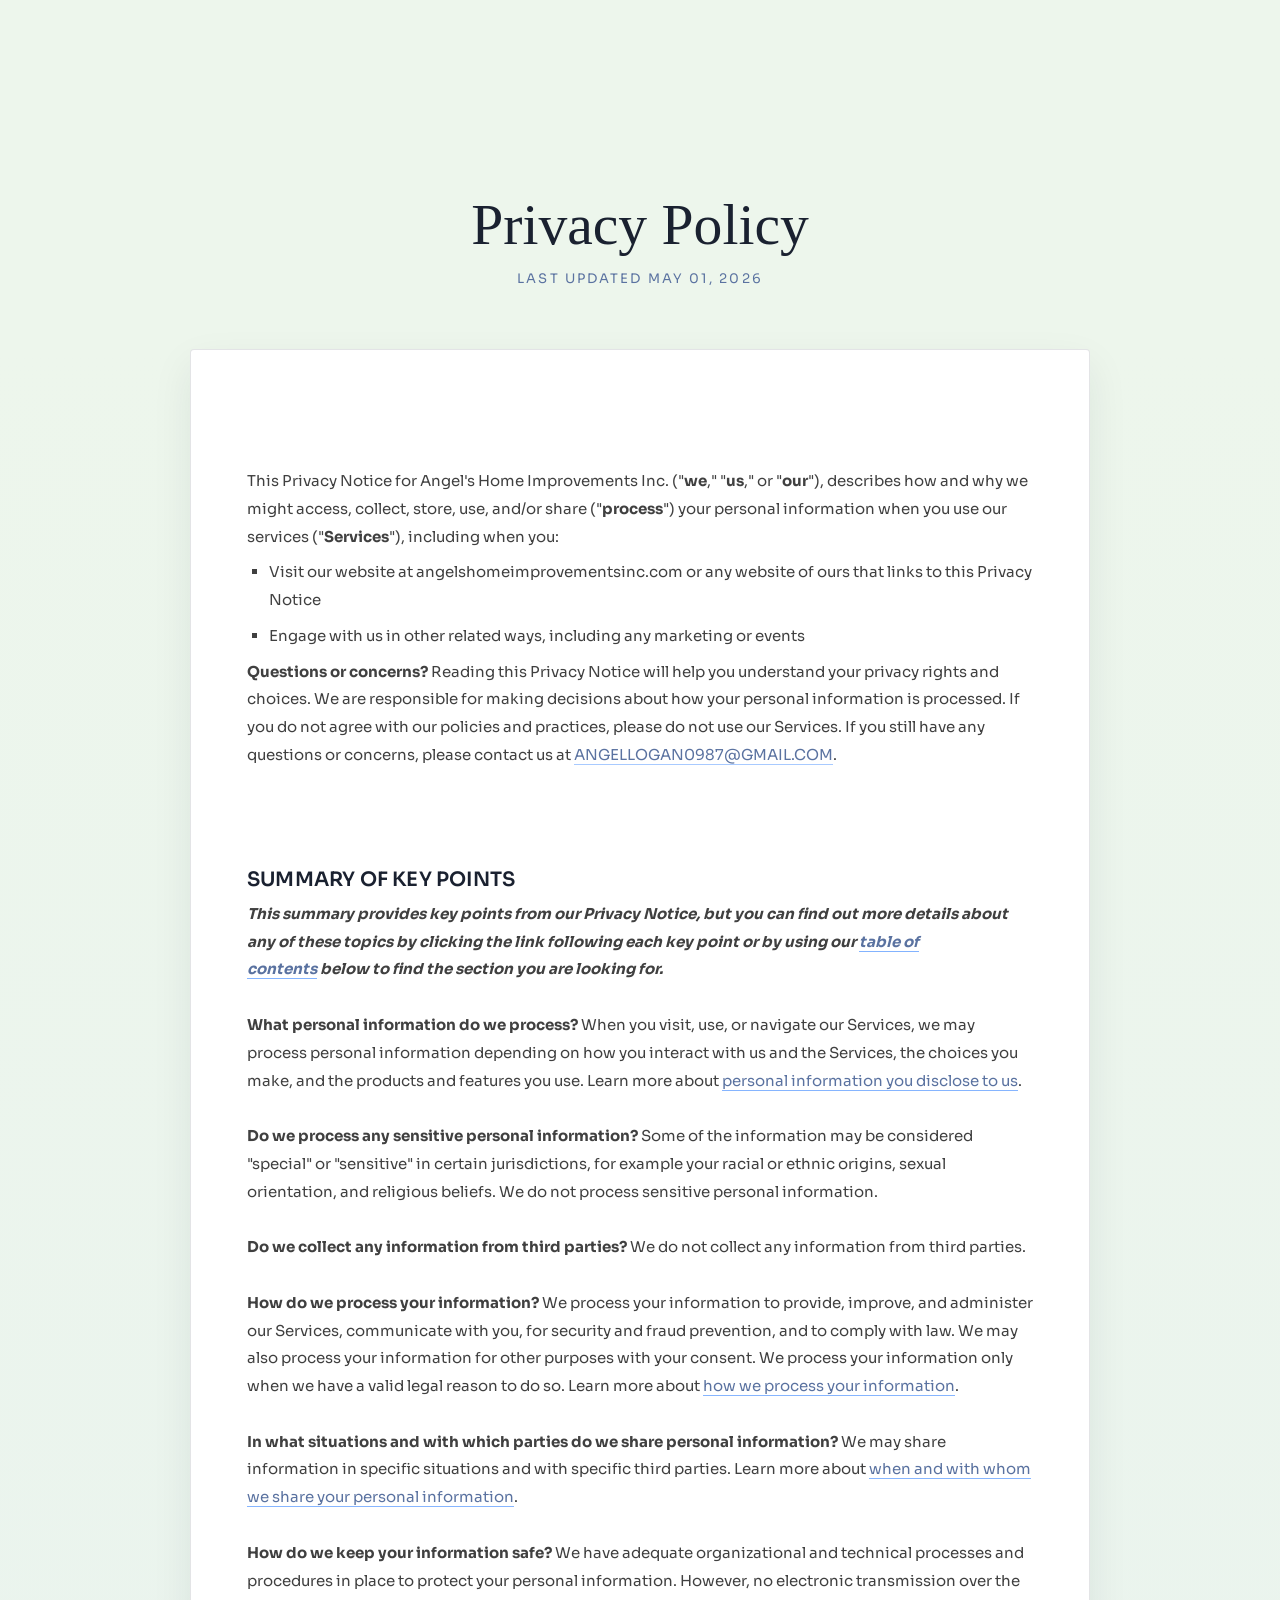
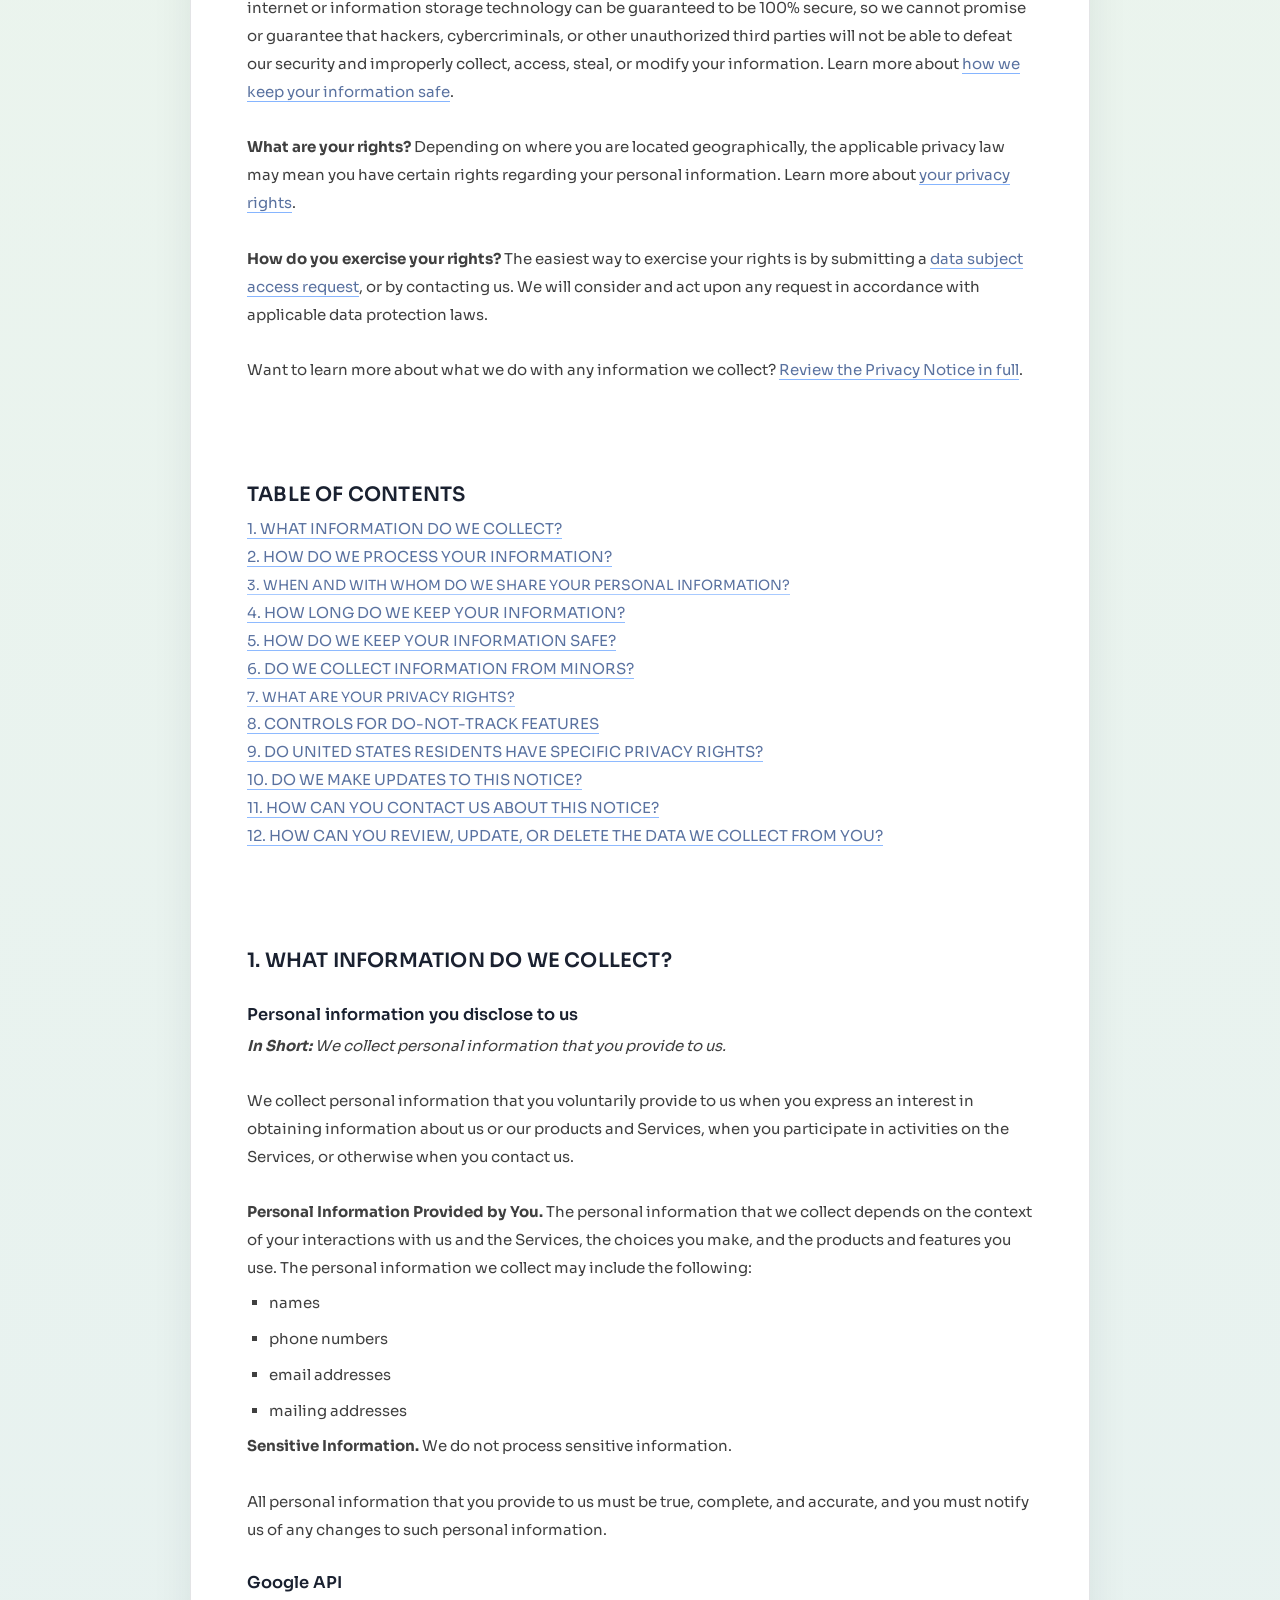
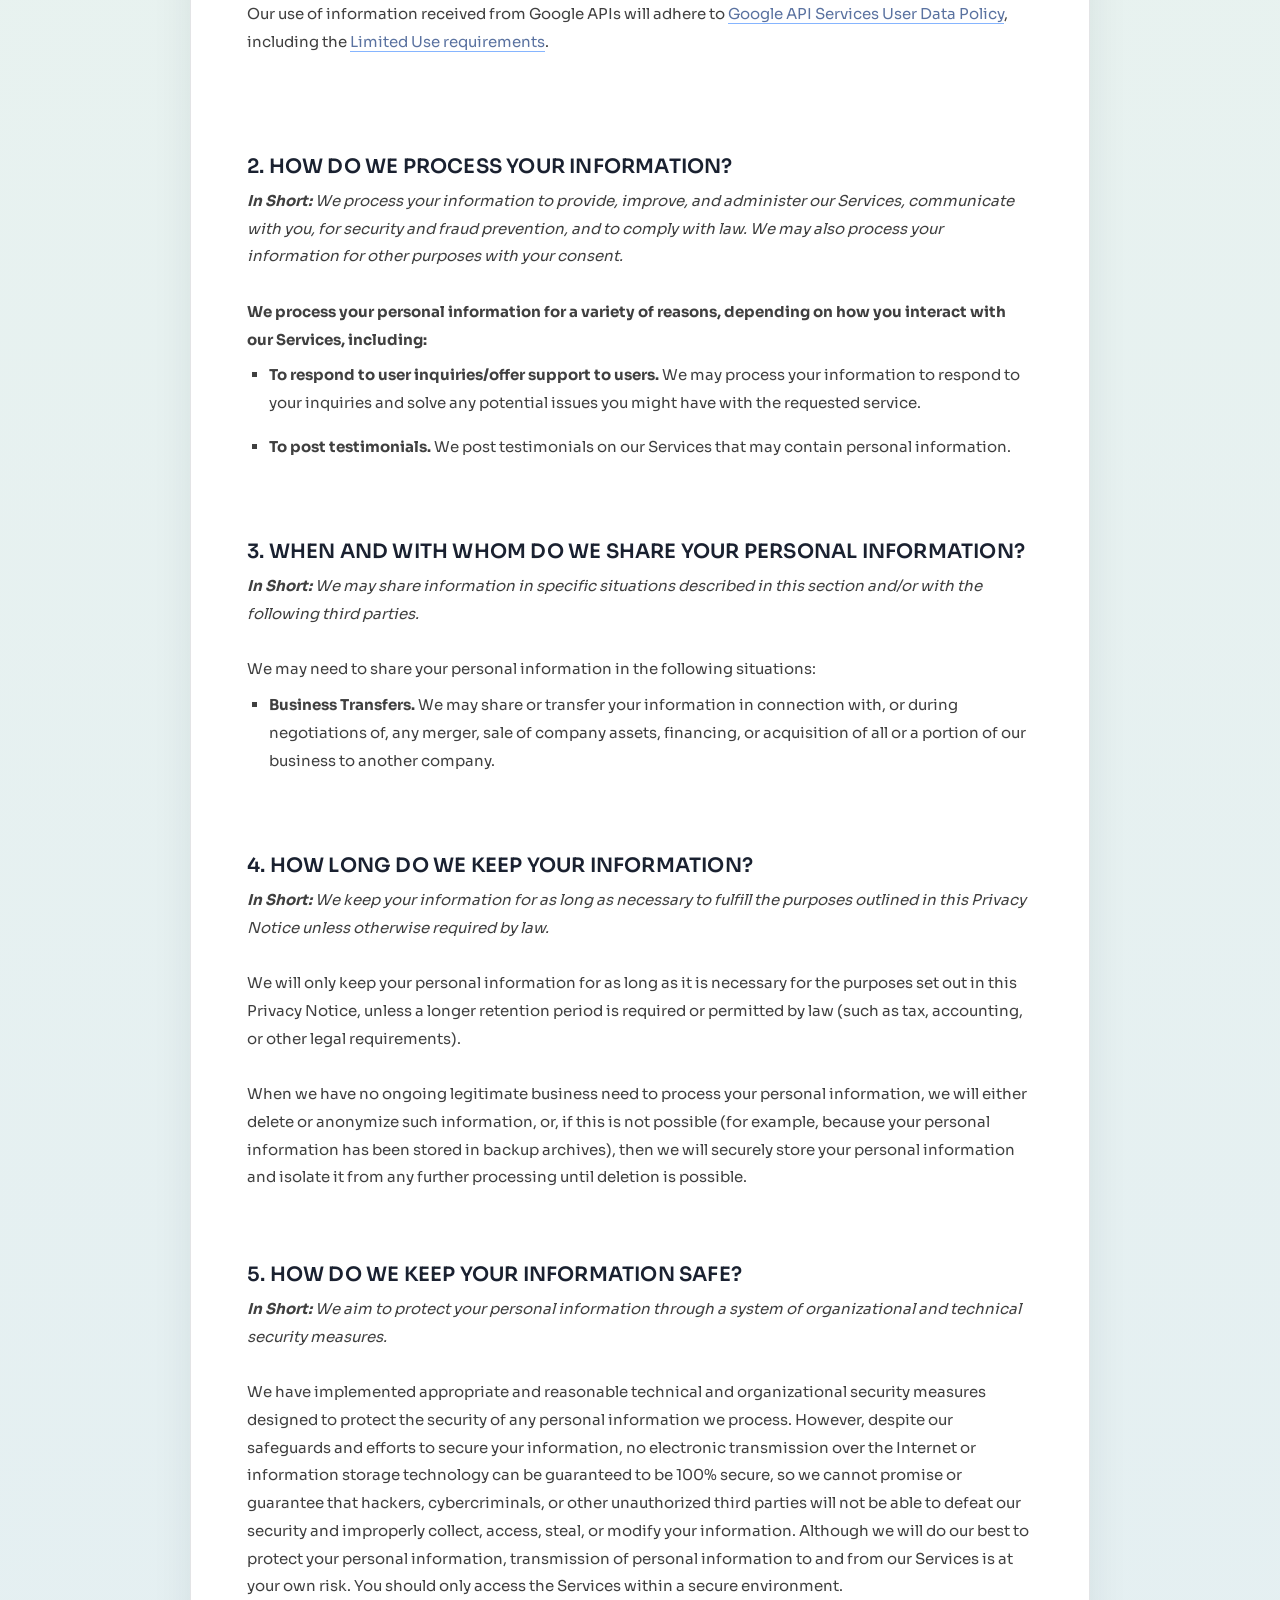
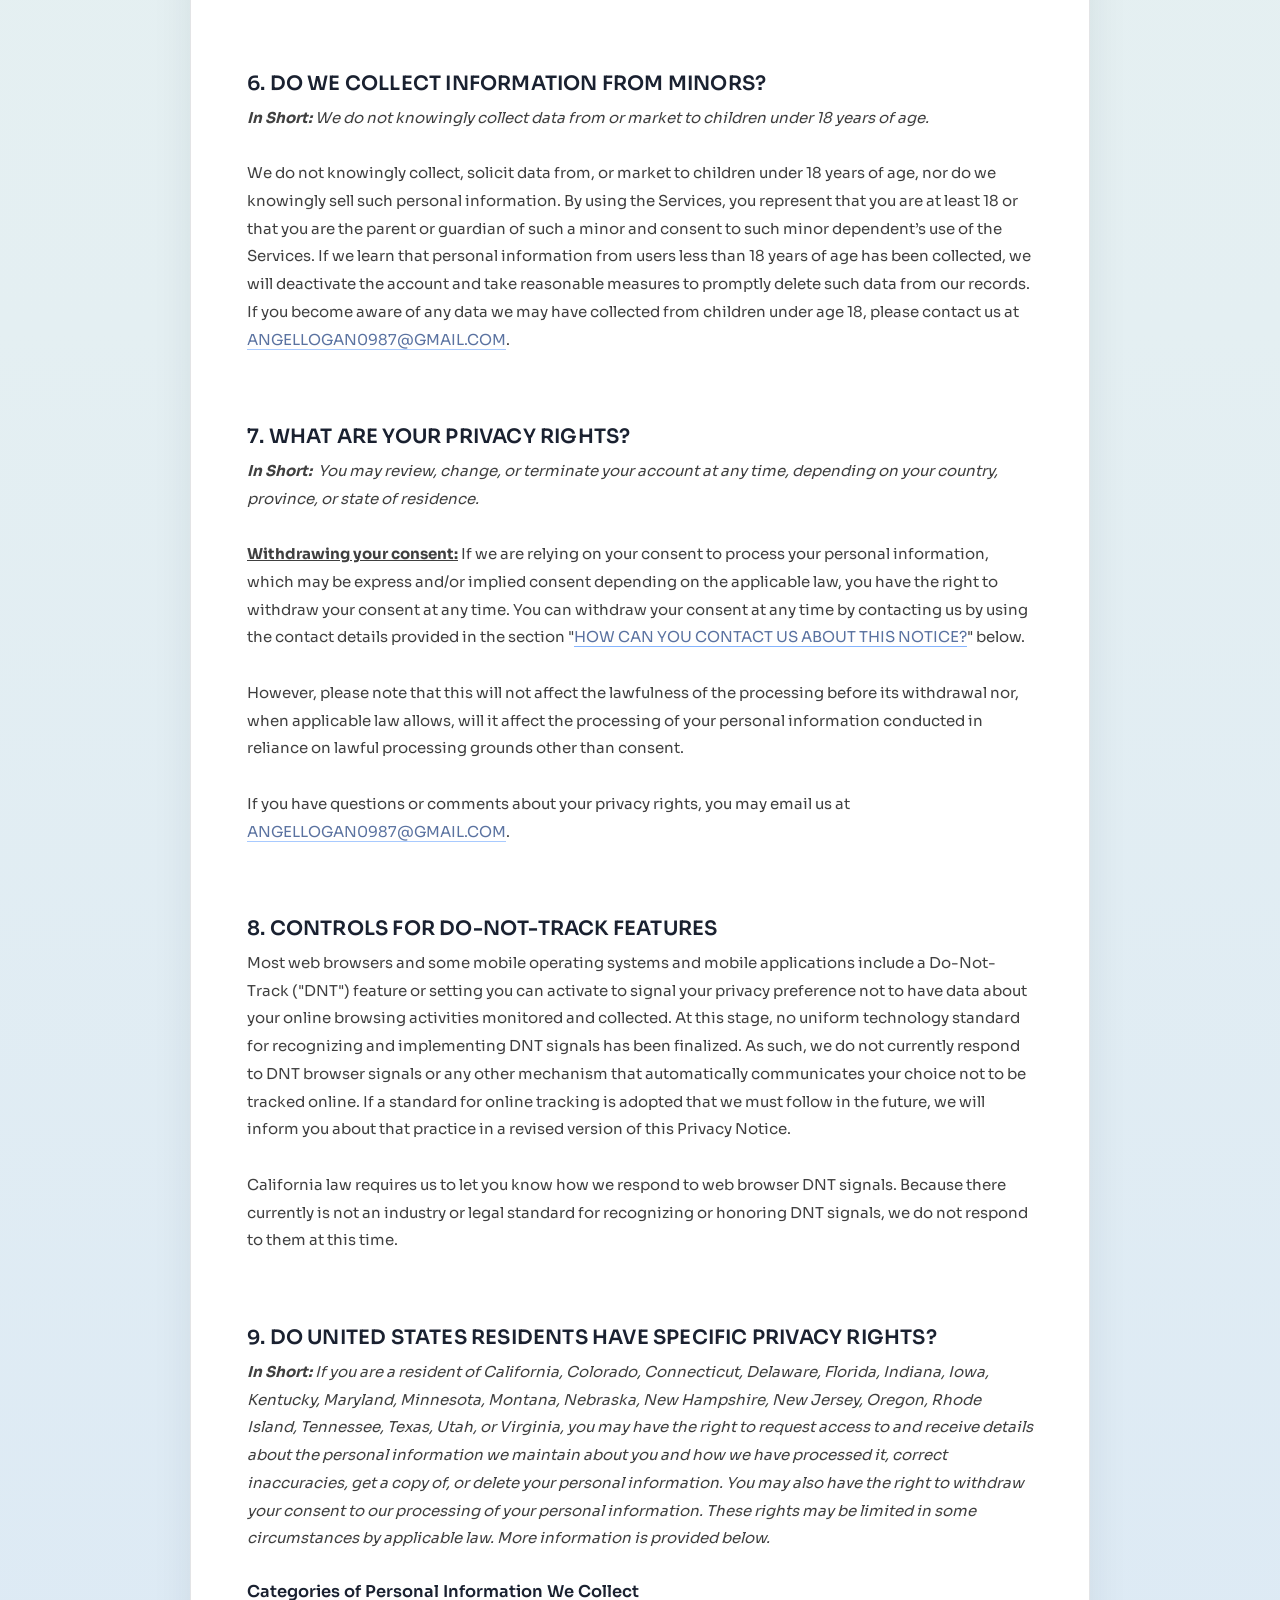
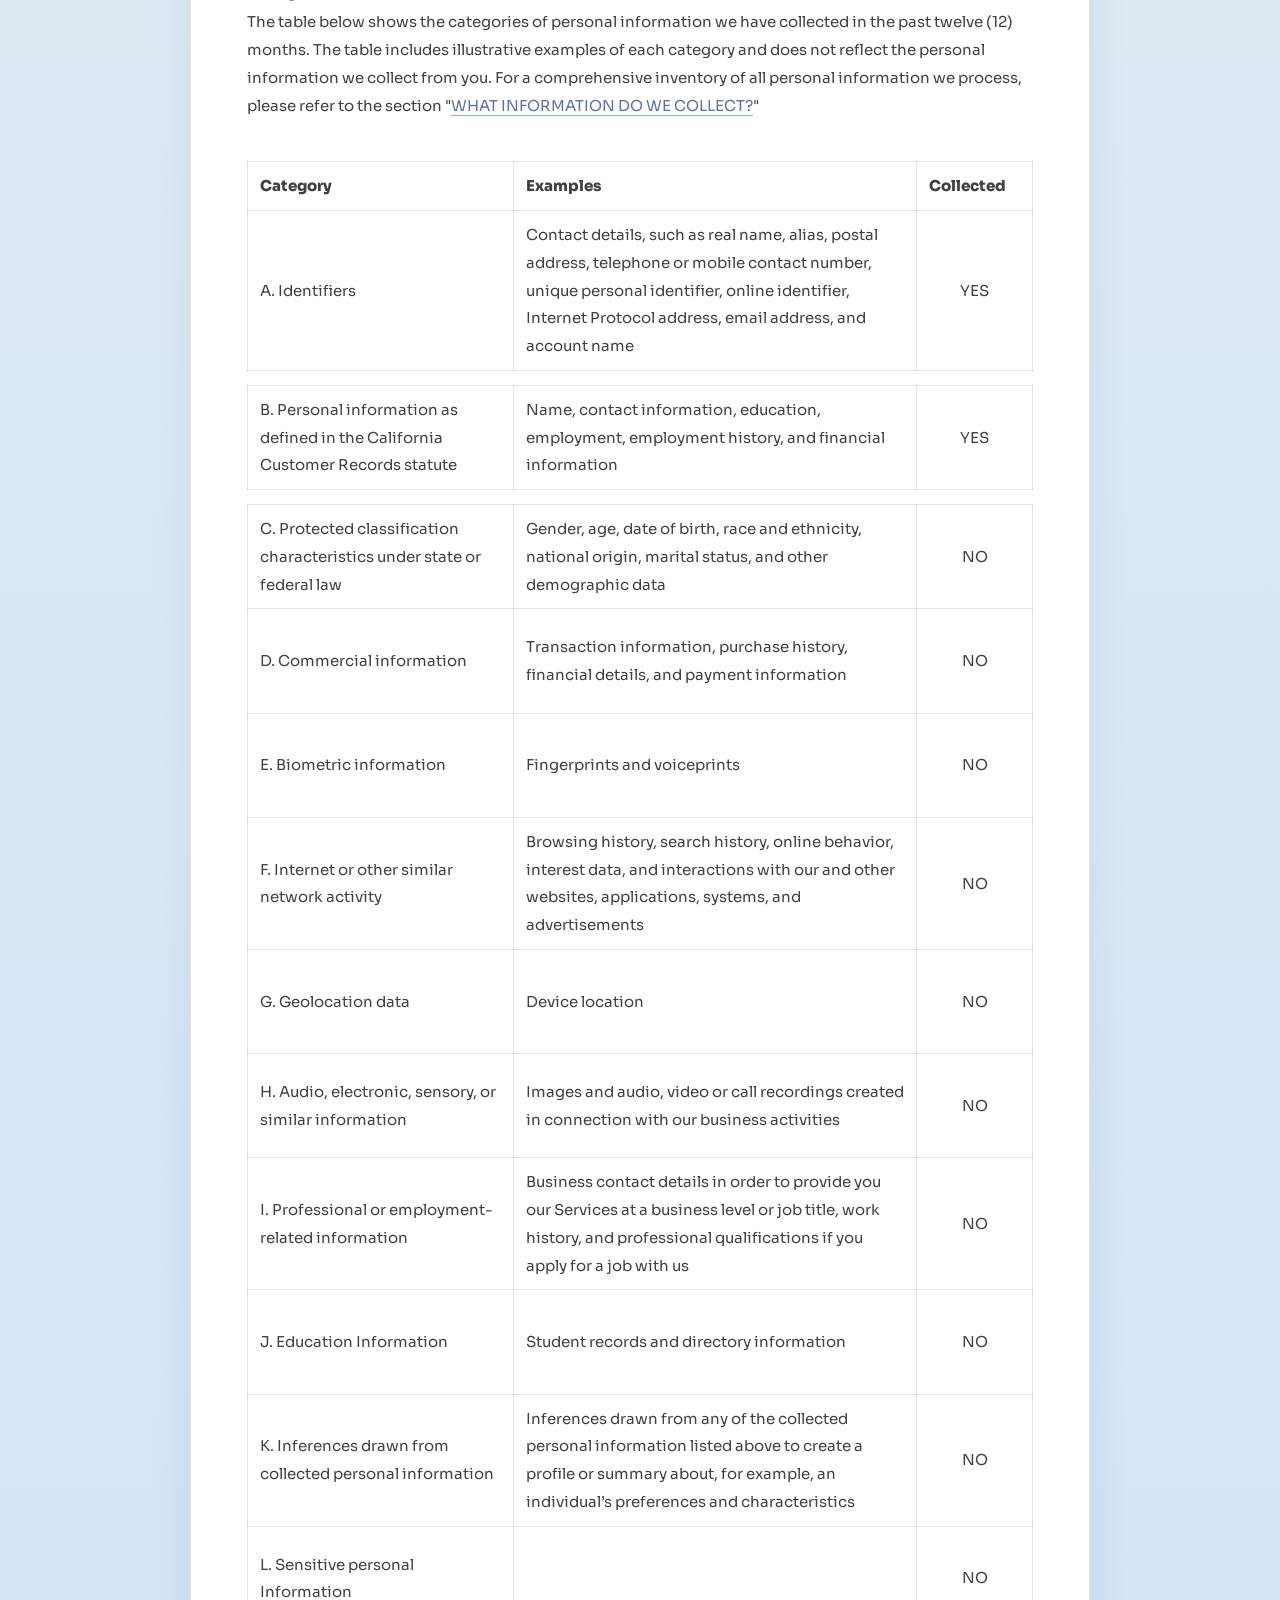
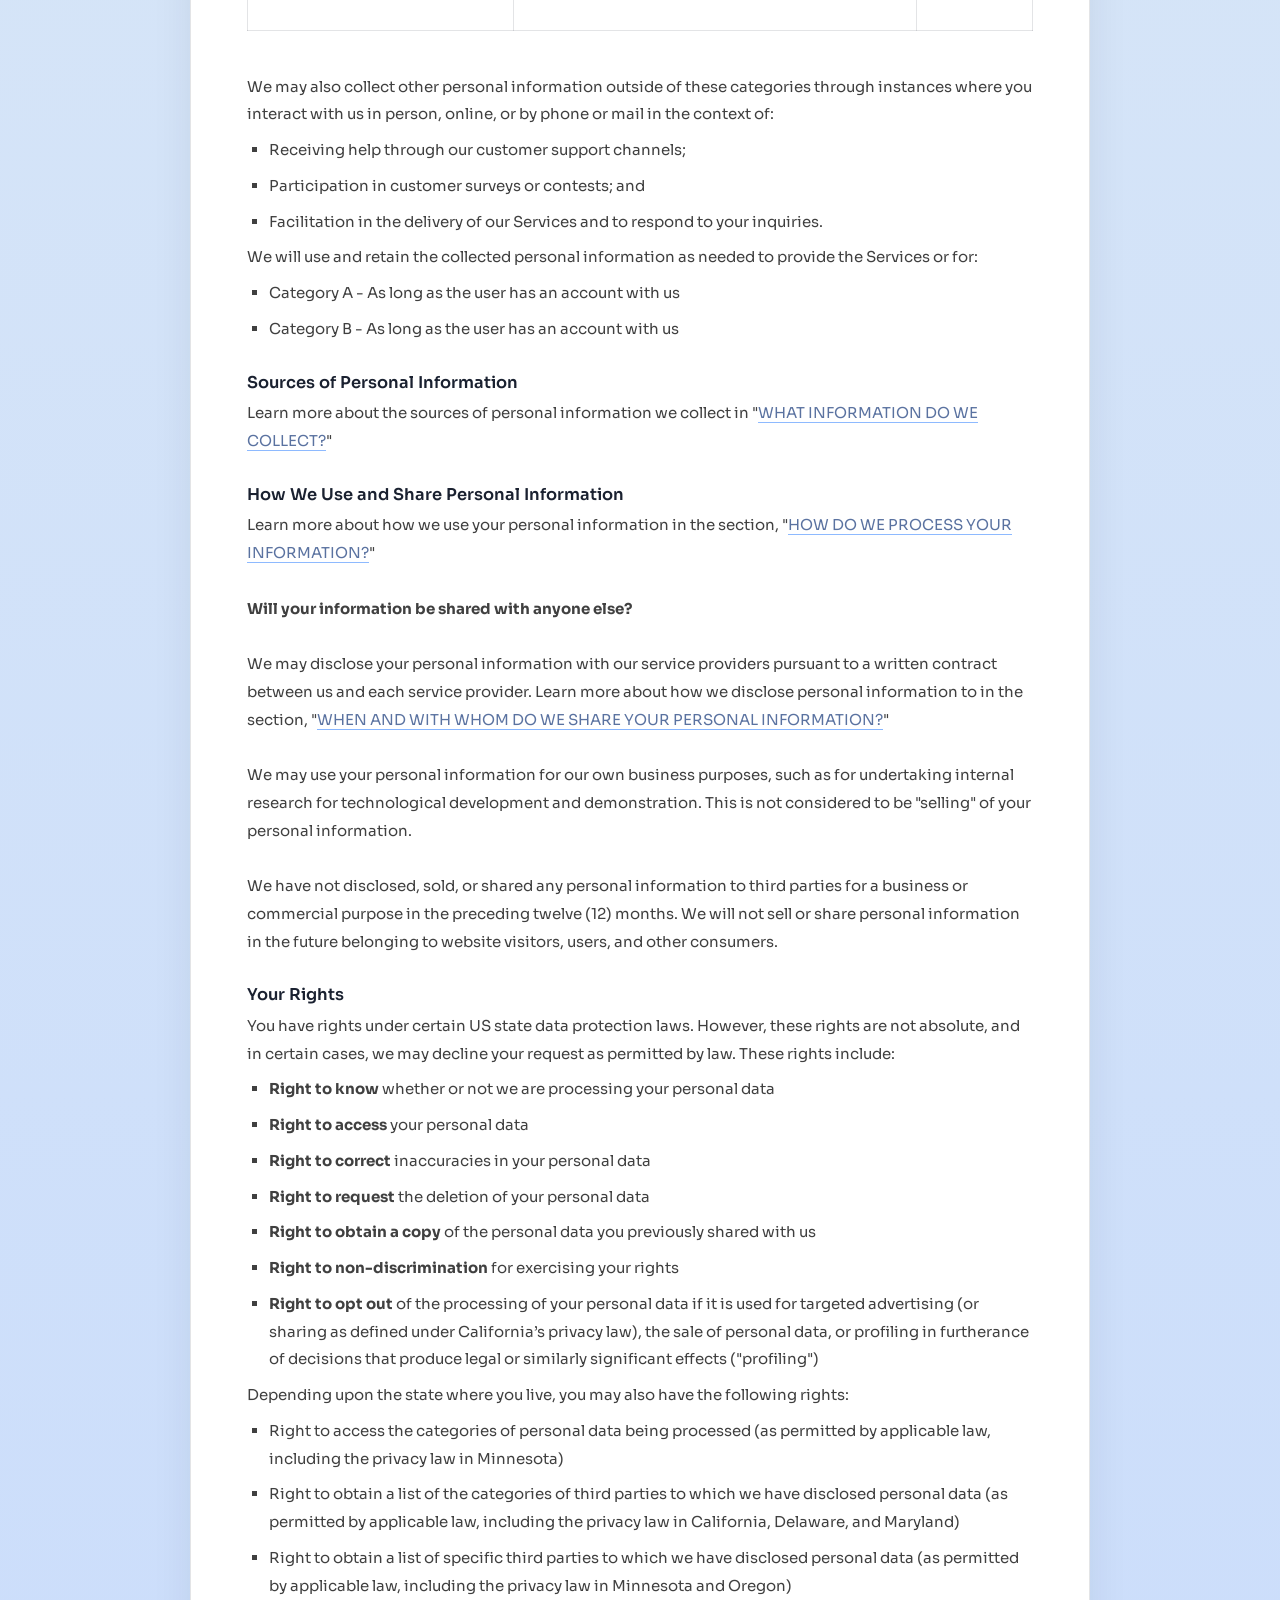
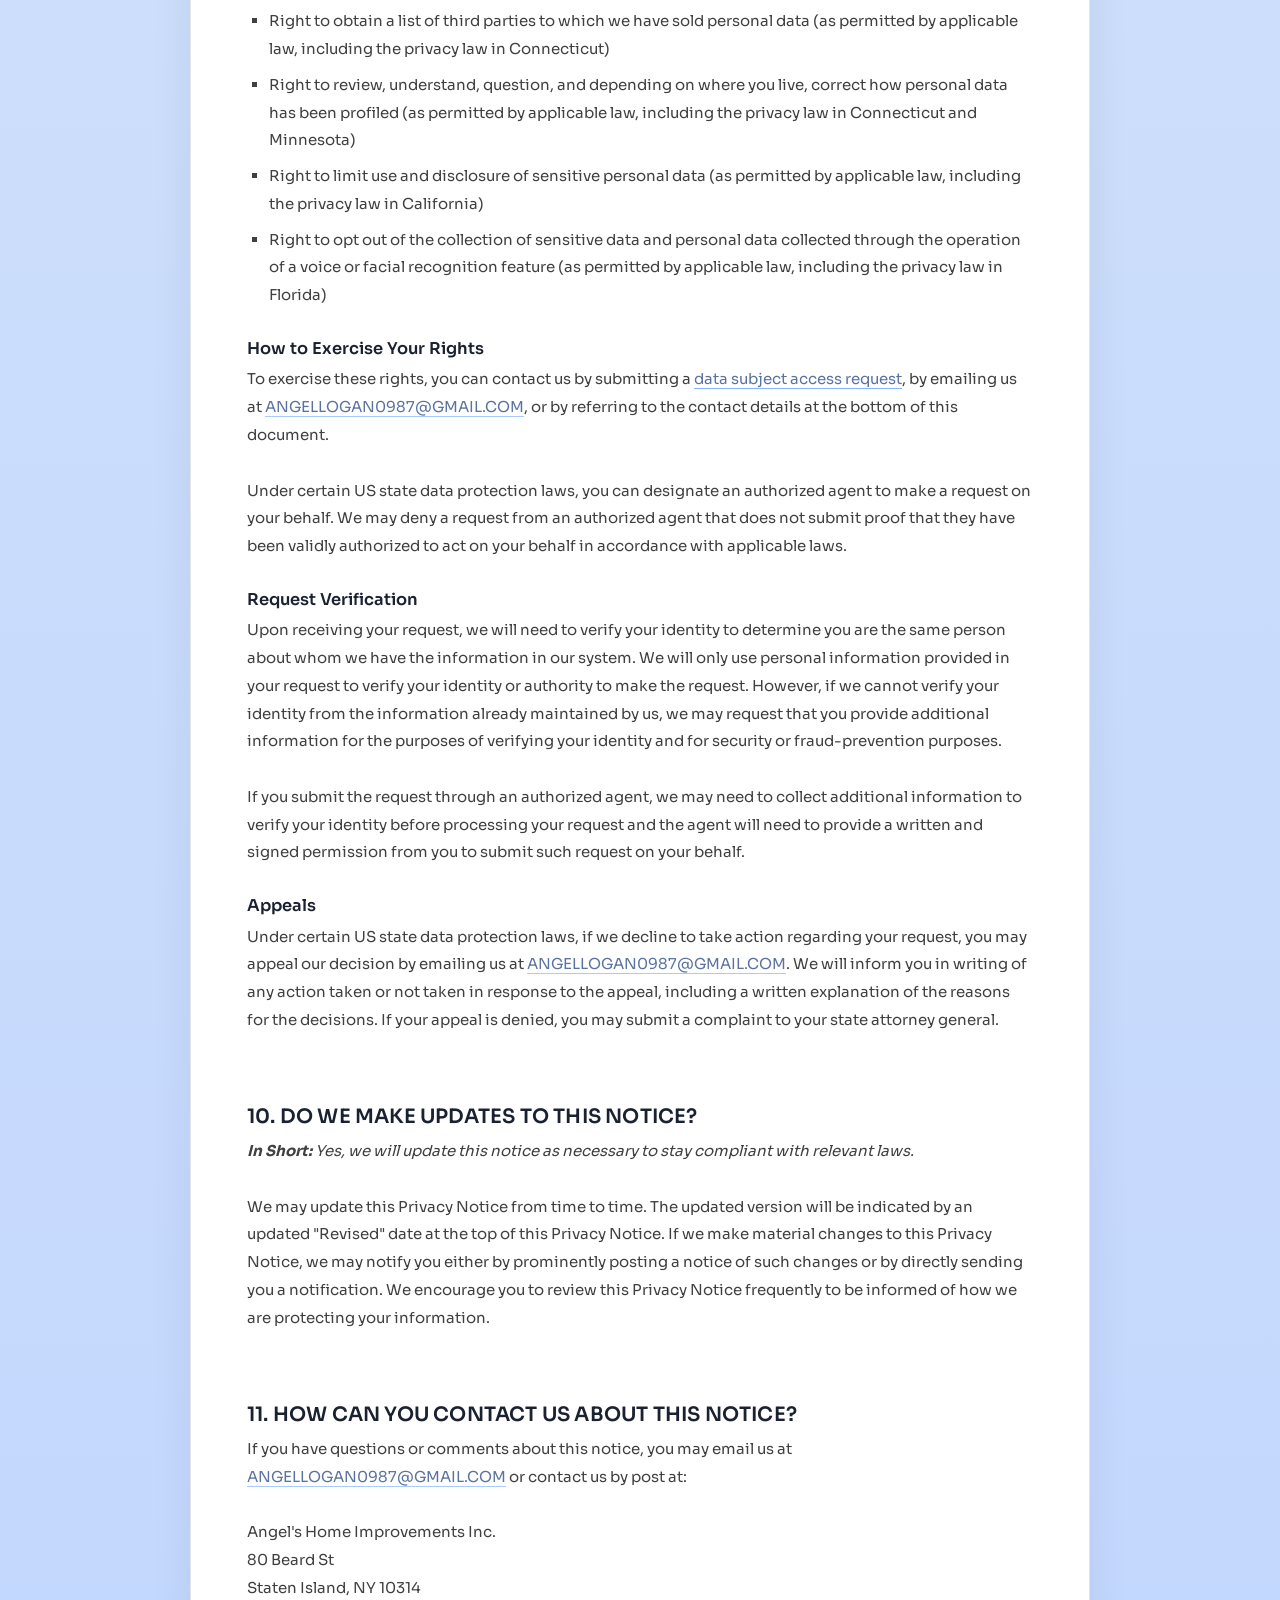
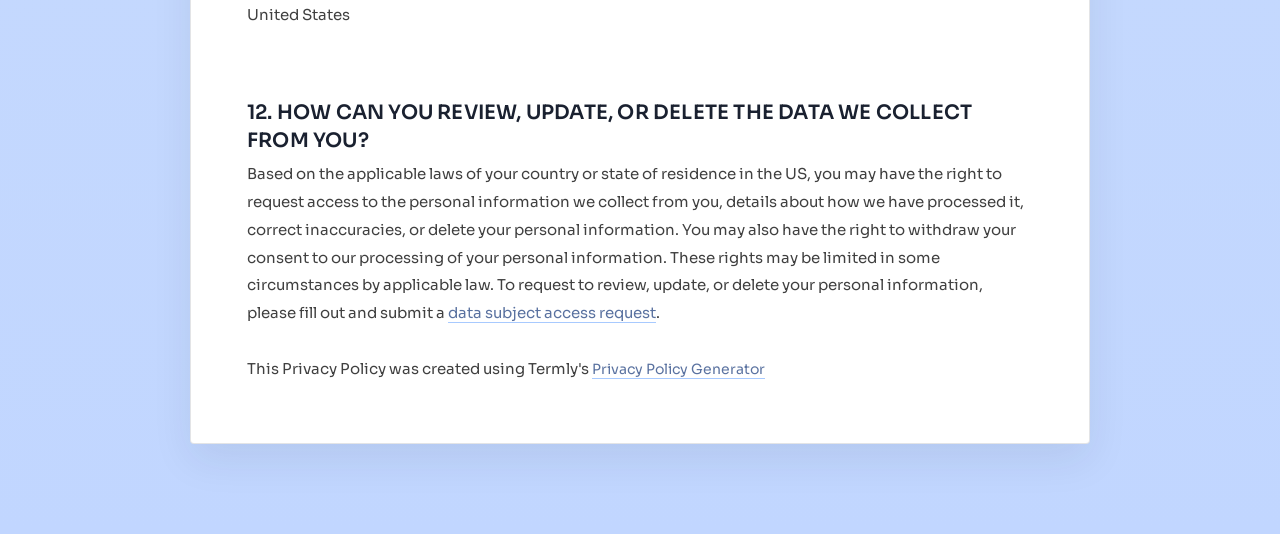
<file: site/privacypolicy.html>
<!DOCTYPE html>
<html lang="en">
<head>
  <meta charset="UTF-8">
  <link rel="icon" type="image/png" href="favicon.png">
  <link rel="apple-touch-icon" href="apple-touch-icon.png">
  <meta name="viewport" content="width=device-width, initial-scale=1.0">
  <title>Angel's Home Improvements — Privacy Policy</title>
  <link href="https://cdn.jsdelivr.net/npm/bootstrap@5.3.3/dist/css/bootstrap.min.css" rel="stylesheet">
  <link rel="stylesheet" href="https://cdnjs.cloudflare.com/ajax/libs/font-awesome/6.5.0/css/all.min.css">
  <link href="https://fonts.googleapis.com/css2?family=Sora:wght@300;400;600;700&display=swap" rel="stylesheet">
  <link rel="stylesheet" href="style.css">
  <link rel="stylesheet" href="upgrade.css">
  <link rel="stylesheet" href="legal.css">
</head>
<body>

<section class="legal-hero">
  <h1>Privacy Policy</h1>
  <p>Last updated May 01, 2026</p>
</section>

<div class="legal-wrap">
  <div class="legal-doc">

<style>
  [data-custom-class='body'], [data-custom-class='body'] * {
          background: transparent !important;
        }
[data-custom-class='title'], [data-custom-class='title'] * {
          font-family: Arial !important;
font-size: 26px !important;
color: #000000 !important;
        }
[data-custom-class='subtitle'], [data-custom-class='subtitle'] * {
          font-family: Arial !important;
color: #595959 !important;
font-size: 14px !important;
        }
[data-custom-class='heading_1'], [data-custom-class='heading_1'] * {
          font-family: Arial !important;
font-size: 19px !important;
color: #000000 !important;
        }
[data-custom-class='heading_2'], [data-custom-class='heading_2'] * {
          font-family: Arial !important;
font-size: 17px !important;
color: #000000 !important;
        }
[data-custom-class='body_text'], [data-custom-class='body_text'] * {
          color: #595959 !important;
font-size: 14px !important;
font-family: Arial !important;
        }
[data-custom-class='link'], [data-custom-class='link'] * {
          color: #3030F1 !important;
font-size: 14px !important;
font-family: Arial !important;
word-break: break-word !important;
        }
</style>
      <span style="display: block;margin: 0 auto 3.125rem;width: 11.125rem;height: 2.375rem;background: url([data-uri]) center no-repeat;"></span>

      <div data-custom-class="body">
      <div><strong><span style="font-size: 26px;"><span data-custom-class="title"><bdt class="block-component"></bdt><bdt class="question"><h1>PRIVACY POLICY</h1></bdt><bdt class="statement-end-if-in-editor"></bdt></span></span></strong></div><div><span style="color: rgb(127, 127, 127);"><strong><span style="font-size: 15px;"><span data-custom-class="subtitle">Last updated <bdt class="question">May 01, 2026</bdt></span></span></strong></span></div><div><br></div><div><br></div><div><br></div><div style="line-height: 1.5;"><span style="color: rgb(127, 127, 127);"><span style="color: rgb(89, 89, 89); font-size: 15px;"><span data-custom-class="body_text">This Privacy Notice for <bdt class="question noTranslate">Angel's Home Improvements Inc.</bdt><bdt class="block-component"></bdt> (<bdt class="block-component"></bdt>"<strong>we</strong>," "<strong>us</strong>," or "<strong>our</strong>"<bdt class="statement-end-if-in-editor"></bdt></span><span data-custom-class="body_text">), describes how and why we might access, collect, store, use, and/or share (<bdt class="block-component"></bdt>"<strong>process</strong>"<bdt class="statement-end-if-in-editor"></bdt>) your personal information when you use our services (<bdt class="block-component"></bdt>"<strong>Services</strong>"<bdt class="statement-end-if-in-editor"></bdt>), including when you:</span></span></span><span style="font-size: 15px;"><span style="color: rgb(127, 127, 127);"><span data-custom-class="body_text"><span style="color: rgb(89, 89, 89);"><span data-custom-class="body_text"><bdt class="block-component"></bdt></span></span></span></span></span></div><ul><li data-custom-class="body_text" style="line-height: 1.5;"><span style="font-size: 15px; color: rgb(89, 89, 89);"><span style="font-size: 15px; color: rgb(89, 89, 89);"><span data-custom-class="body_text">Visit our website<bdt class="block-component"></bdt> at <span style="color: rgb(0, 58, 250);"><bdt class="question noTranslate">angelshomeimprovementsinc.com</bdt></span><span style="font-size: 15px;"><span style="color: rgb(89, 89, 89);"><span data-custom-class="body_text"><span style="font-size: 15px;"><span style="color: rgb(89, 89, 89);"><bdt class="statement-end-if-in-editor"> or any website of ours that links to this Privacy Notice</bdt></span></span></span></span></span></span></span></span></li></ul><div><bdt class="block-component"><span style="font-size: 15px;"><span style="font-size: 15px;"><span style="color: rgb(127, 127, 127);"><span data-custom-class="body_text"><span style="color: rgb(89, 89, 89);"><span data-custom-class="body_text"><bdt class="block-component"></bdt></span></span></span></span></span></span></bdt><div style="line-height: 1.5;"><bdt class="block-component"><span style="font-size: 15px;"></span></bdt><div style="line-height: 1.5;"><span style="font-size: 15px;"><span style="color: rgb(127, 127, 127);"><span data-custom-class="body_text"><span style="color: rgb(89, 89, 89);"><span data-custom-class="body_text"><bdt class="block-component"></bdt></span></span></span></span></span></div><ul><li data-custom-class="body_text" style="line-height: 1.5;"><span style="font-size: 15px; color: rgb(89, 89, 89);"><span style="font-size: 15px; color: rgb(89, 89, 89);"><span data-custom-class="body_text">Engage with us in other related ways, including any marketing or events<span style="font-size: 15px;"><span style="color: rgb(89, 89, 89);"><span data-custom-class="body_text"><span style="font-size: 15px;"><span style="color: rgb(89, 89, 89);"><bdt class="statement-end-if-in-editor"></bdt></span></span></span></span></span></span></span></span></li></ul><div style="line-height: 1.5;"><span style="font-size: 15px;"><span style="color: rgb(127, 127, 127);"><span data-custom-class="body_text"><strong>Questions or concerns?&nbsp;</strong>Reading this Privacy Notice will help you understand your privacy rights and choices. We are responsible for making decisions about how your personal information is processed. If you do not agree with our policies and practices, please do not use our Services.<bdt class="block-component"></bdt> If you still have any questions or concerns, please contact us at <bdt class="question noTranslate"><a target="_blank" data-custom-class="link" href="mailto:ANGELLOGAN0987@GMAIL.COM">ANGELLOGAN0987@GMAIL.COM</a></bdt>.</span></span></span></div><div style="line-height: 1.5;"><br></div><div style="line-height: 1.5;"><br></div><div style="line-height: 1.5;"><strong><span style="font-size: 15px;"><span data-custom-class="heading_1"><h2>SUMMARY OF KEY POINTS</h2></span></span></strong></div><div style="line-height: 1.5;"><span style="font-size: 15px;"><span data-custom-class="body_text"><strong><em>This summary provides key points from our Privacy Notice, but you can find out more details about any of these topics by clicking the link following each key point or by using our&nbsp;</em></strong></span></span><a data-custom-class="link" href="#toc"><span style="color: rgb(0, 58, 250); font-size: 15px;"><span data-custom-class="body_text"><strong><em>table of contents</em></strong></span></span></a><span style="font-size: 15px;"><span data-custom-class="body_text"><strong><em>&nbsp;below to find the section you are looking for.</em></strong></span></span></div><div style="line-height: 1.5;"><br></div><div style="line-height: 1.5;"><span style="font-size: 15px;"><span data-custom-class="body_text"><strong>What personal information do we process?</strong> When you visit, use, or navigate our Services, we may process personal information depending on how you interact with us and the Services, the choices you make, and the products and features you use. Learn more about&nbsp;</span></span><a data-custom-class="link" href="#personalinfo"><span style="color: rgb(0, 58, 250); font-size: 15px;"><span data-custom-class="body_text">personal information you disclose to us</span></span></a><span data-custom-class="body_text">.</span></div><div style="line-height: 1.5;"><br></div><div style="line-height: 1.5;"><span style="font-size: 15px;"><span data-custom-class="body_text"><strong>Do we process any sensitive personal information?&nbsp;</strong>Some of the information may be considered <bdt class="block-component"></bdt>"special" or "sensitive"<bdt class="statement-end-if-in-editor"></bdt> in certain jurisdictions, for example your racial or ethnic origins, sexual orientation, and religious beliefs. <bdt class="block-component"></bdt>We do not process sensitive personal information.<bdt class="else-block"></bdt></span></span></div><div style="line-height: 1.5;"><br></div><div style="line-height: 1.5;"><span style="font-size: 15px;"><span data-custom-class="body_text"><strong>Do we collect any information from third parties?</strong> <bdt class="block-component"></bdt>We do not collect any information from third parties.<bdt class="else-block"></bdt></span></span></div><div style="line-height: 1.5;"><br></div><div style="line-height: 1.5;"><span style="font-size: 15px;"><span data-custom-class="body_text"><strong>How do we process your information?</strong> We process your information to provide, improve, and administer our Services, communicate with you, for security and fraud prevention, and to comply with law. We may also process your information for other purposes with your consent. We process your information only when we have a valid legal reason to do so. Learn more about&nbsp;</span></span><a data-custom-class="link" href="#infouse"><span style="color: rgb(0, 58, 250); font-size: 15px;"><span data-custom-class="body_text">how we process your information</span></span></a><span data-custom-class="body_text">.</span></div><div style="line-height: 1.5;"><br></div><div style="line-height: 1.5;"><span style="font-size: 15px;"><span data-custom-class="body_text"><strong>In what situations and with which <bdt class="block-component"></bdt>parties do we share personal information?</strong> We may share information in specific situations and with specific <bdt class="block-component"></bdt>third parties. Learn more about&nbsp;</span></span><a data-custom-class="link" href="#whoshare"><span style="color: rgb(0, 58, 250); font-size: 15px;"><span data-custom-class="body_text">when and with whom we share your personal information</span></span></a><span style="font-size: 15px;"><span data-custom-class="body_text">.<bdt class="block-component"></bdt></span></span></div><div style="line-height: 1.5;"><br></div><div style="line-height: 1.5;"><span style="font-size: 15px;"><span data-custom-class="body_text"><strong>How do we keep your information safe?</strong> We have adequate <bdt class="block-component"></bdt>organizational<bdt class="statement-end-if-in-editor"></bdt> and technical processes and procedures in place to protect your personal information. However, no electronic transmission over the internet or information storage technology can be guaranteed to be 100% secure, so we cannot promise or guarantee that hackers, cybercriminals, or other <bdt class="block-component"></bdt>unauthorized<bdt class="statement-end-if-in-editor"></bdt> third parties will not be able to defeat our security and improperly collect, access, steal, or modify your information. Learn more about&nbsp;</span></span><a data-custom-class="link" href="#infosafe"><span style="color: rgb(0, 58, 250); font-size: 15px;"><span data-custom-class="body_text">how we keep your information safe</span></span></a><span data-custom-class="body_text">.</span><span style="font-size: 15px;"><span data-custom-class="body_text"><bdt class="statement-end-if-in-editor"></bdt></span></span></div><div style="line-height: 1.5;"><br></div><div style="line-height: 1.5;"><span style="font-size: 15px;"><span data-custom-class="body_text"><strong>What are your rights?</strong> Depending on where you are located geographically, the applicable privacy law may mean you have certain rights regarding your personal information. Learn more about&nbsp;</span></span><a data-custom-class="link" href="#privacyrights"><span style="color: rgb(0, 58, 250); font-size: 15px;"><span data-custom-class="body_text">your privacy rights</span></span></a><span data-custom-class="body_text">.</span></div><div style="line-height: 1.5;"><br></div><div style="line-height: 1.5;"><span style="font-size: 15px;"><span data-custom-class="body_text"><strong>How do you exercise your rights?</strong> The easiest way to exercise your rights is by <bdt class="block-component">submitting a&nbsp;</bdt></span></span><a data-custom-class="link" href="https://app.termly.io/dsar/99fa7aa4-9fe3-469f-9c24-9b4d86014eb2" rel="noopener noreferrer" target="_blank"><span style="color: rgb(0, 58, 250); font-size: 15px;"><span data-custom-class="body_text">data subject access request</span></span></a><span style="font-size: 15px;"><span data-custom-class="body_text"><bdt class="block-component"></bdt>, or by contacting us. We will consider and act upon any request in accordance with applicable data protection laws.</span></span></div><div style="line-height: 1.5;"><br></div><div style="line-height: 1.5;"><span style="font-size: 15px;"><span data-custom-class="body_text">Want to learn more about what we do with any information we collect?&nbsp;</span></span><a data-custom-class="link" href="#toc"><span style="color: rgb(0, 58, 250); font-size: 15px;"><span data-custom-class="body_text">Review the Privacy Notice in full</span></span></a><span style="font-size: 15px;"><span data-custom-class="body_text">.</span></span></div><div style="line-height: 1.5;"><br></div><div style="line-height: 1.5;"><br></div><div id="toc" style="line-height: 1.5;"><span style="font-size: 15px;"><span style="color: rgb(127, 127, 127);"><span style="color: rgb(0, 0, 0);"><strong><span data-custom-class="heading_1"><h2>TABLE OF CONTENTS</h2></span></strong></span></span></span></div><div style="line-height: 1.5;"><span style="font-size: 15px;"><a data-custom-class="link" href="#infocollect"><span style="color: rgb(0, 58, 250);">1. WHAT INFORMATION DO WE COLLECT?</span></a></span></div><div style="line-height: 1.5;"><span style="font-size: 15px;"><a data-custom-class="link" href="#infouse"><span style="color: rgb(0, 58, 250);">2. HOW DO WE PROCESS YOUR INFORMATION?<bdt class="block-component"></bdt></span></a></span></div><div style="line-height: 1.5;"><span style="font-size: 15px;"><span style="color: rgb(0, 58, 250);"><a data-custom-class="link" href="#whoshare">3. WHEN AND WITH WHOM DO WE SHARE YOUR PERSONAL INFORMATION?</a></span><span data-custom-class="body_text"><bdt class="block-component"></bdt><span style="color: rgb(127, 127, 127);"><span style="color: rgb(89, 89, 89);"><span data-custom-class="body_text"><span style="color: rgb(89, 89, 89);"><bdt class="block-component"></bdt></span></span></span></span><bdt class="block-component"></bdt></span></span></div><div style="line-height: 1.5;"><span style="font-size: 15px;"><span style="color: rgb(127, 127, 127);"><span style="color: rgb(89, 89, 89);"><span data-custom-class="body_text"><span style="color: rgb(89, 89, 89);"><span style="color: rgb(89, 89, 89);"><span style="color: rgb(89, 89, 89);"><bdt class="block-component"></bdt></span></span> <bdt class="block-component"></bdt></span></span></span></span></span></div><div style="line-height: 1.5;"><span style="font-size: 15px;"><a data-custom-class="link" href="#inforetain"><span style="color: rgb(0, 58, 250);">4. HOW LONG DO WE KEEP YOUR INFORMATION?</span></a><span style="color: rgb(127, 127, 127);"><span style="color: rgb(89, 89, 89);"><span data-custom-class="body_text"><span style="color: rgb(89, 89, 89);"><span style="color: rgb(89, 89, 89);"><bdt class="block-component"></bdt></span></span></span></span></span></span></div><div style="line-height: 1.5;"><span style="font-size: 15px;"><a data-custom-class="link" href="#infosafe"><span style="color: rgb(0, 58, 250);">5. HOW DO WE KEEP YOUR INFORMATION SAFE?</span></a><span style="color: rgb(127, 127, 127);"><span style="color: rgb(89, 89, 89);"><span data-custom-class="body_text"><span style="color: rgb(89, 89, 89);"><bdt class="statement-end-if-in-editor"></bdt><bdt class="block-component"></bdt></span></span></span></span></span></div><div style="line-height: 1.5;"><span style="font-size: 15px;"><a data-custom-class="link" href="#infominors"><span style="color: rgb(0, 58, 250);">6. DO WE COLLECT INFORMATION FROM MINORS?</span></a><span style="color: rgb(127, 127, 127);"><span style="color: rgb(89, 89, 89);"><span data-custom-class="body_text"><span style="color: rgb(89, 89, 89);"><bdt class="statement-end-if-in-editor"></bdt></span></span></span></span></span></div><div style="line-height: 1.5;"><span style="font-size: 15px;"><span style="color: rgb(0, 58, 250);"><a data-custom-class="link" href="#privacyrights">7. WHAT ARE YOUR PRIVACY RIGHTS?</a></span></span></div><div style="line-height: 1.5;"><span style="font-size: 15px;"><a data-custom-class="link" href="#DNT"><span style="color: rgb(0, 58, 250);">8. CONTROLS FOR DO-NOT-TRACK FEATURES<bdt class="block-component"></bdt></span></a></span></div><div style="line-height: 1.5;"><span style="font-size: 15px;"><a data-custom-class="link" href="#uslaws"><span style="color: rgb(0, 58, 250);">9. DO UNITED STATES RESIDENTS HAVE SPECIFIC PRIVACY RIGHTS?</span></a></span><bdt class="block-component"><span style="font-size: 15px;"><span data-custom-class="body_text"></span></span></bdt></div><div style="line-height: 1.5;"><bdt class="block-component"><span style="font-size: 15px;"></span></bdt><bdt class="block-component"></bdt><bdt class="block-component"></bdt><bdt class="block-component"></bdt><bdt class="block-component"></bdt><bdt class="block-component"></bdt><bdt class="block-component"></bdt><bdt class="block-component"></bdt><bdt class="block-component"></bdt><bdt class="block-component"></bdt></div><div style="line-height: 1.5;"><span style="font-size: 15px;"><a data-custom-class="link" href="#policyupdates"><span style="color: rgb(0, 58, 250);">10. DO WE MAKE UPDATES TO THIS NOTICE?</span></a></span></div><div style="line-height: 1.5;"><a data-custom-class="link" href="#contact"><span style="color: rgb(0, 58, 250); font-size: 15px;">11. HOW CAN YOU CONTACT US ABOUT THIS NOTICE?</span></a></div><div style="line-height: 1.5;"><a data-custom-class="link" href="#request"><span style="color: rgb(0, 58, 250);">12. HOW CAN YOU REVIEW, UPDATE, OR DELETE THE DATA WE COLLECT FROM YOU?</span></a></div><div style="line-height: 1.5;"><br></div><div style="line-height: 1.5;"><br></div><div id="infocollect" style="line-height: 1.5;"><span style="color: rgb(0, 0, 0);"><span style="color: rgb(0, 0, 0); font-size: 15px;"><span style="font-size: 15px; color: rgb(0, 0, 0);"><span style="font-size: 15px; color: rgb(0, 0, 0);"><span id="control" style="color: rgb(0, 0, 0);"><strong><span data-custom-class="heading_1"><h2>1. WHAT INFORMATION DO WE COLLECT?</h2></span></strong></span></span></span></span></span><span data-custom-class="heading_2" id="personalinfo" style="color: rgb(0, 0, 0);"><span style="font-size: 15px;"><strong><h3>Personal information you disclose to us</h3></strong></span></span><span style="color: rgb(127, 127, 127);"><span style="color: rgb(89, 89, 89); font-size: 15px;"><span data-custom-class="body_text"><span style="font-size: 15px; color: rgb(89, 89, 89);"><span style="font-size: 15px; color: rgb(89, 89, 89);"><span data-custom-class="body_text"><strong><em>In Short:</em></strong></span></span></span></span><span data-custom-class="body_text"><span style="font-size: 15px; color: rgb(89, 89, 89);"><span style="font-size: 15px; color: rgb(89, 89, 89);"><span data-custom-class="body_text"><strong><em>&nbsp;</em></strong><em>We collect personal information that you provide to us.</em></span></span></span></span></span></span></div><div style="line-height: 1.5;"><br></div><div style="line-height: 1.5;"><span style="font-size: 15px; color: rgb(89, 89, 89);"><span style="font-size: 15px; color: rgb(89, 89, 89);"><span data-custom-class="body_text">We collect personal information that you voluntarily provide to us when you <span style="font-size: 15px;"><bdt class="block-component"></bdt></span></span><span data-custom-class="body_text">express an interest in obtaining information about us or our products and Services, when you participate in activities on the Services, or otherwise when you contact us.</span></span></span></div><div style="line-height: 1.5;"><br></div><div style="line-height: 1.5;"><span style="font-size: 15px; color: rgb(89, 89, 89);"><span style="font-size: 15px; color: rgb(89, 89, 89);"><span data-custom-class="body_text"><span style="font-size: 15px;"><bdt class="block-component"></bdt></span></span></span></span></div><div style="line-height: 1.5;"><span style="font-size: 15px; color: rgb(89, 89, 89);"><span style="font-size: 15px; color: rgb(89, 89, 89);"><span data-custom-class="body_text"><strong>Personal Information Provided by You.</strong> The personal information that we collect depends on the context of your interactions with us and the Services, the choices you make, and the products and features you use. The personal information we collect may include the following:<span style="font-size: 15px;"><span data-custom-class="body_text"><bdt class="forloop-component"></bdt></span></span></span></span></span></div><ul><li data-custom-class="body_text" style="line-height: 1.5;"><span style="font-size: 15px; color: rgb(89, 89, 89);"><span style="font-size: 15px; color: rgb(89, 89, 89);"><span data-custom-class="body_text"><span style="font-size: 15px;"><span data-custom-class="body_text"><bdt class="question">names</bdt></span></span></span></span></span></li></ul><div style="line-height: 1.5;"><span style="font-size: 15px; color: rgb(89, 89, 89);"><span style="font-size: 15px; color: rgb(89, 89, 89);"><span data-custom-class="body_text"><span style="font-size: 15px;"><span data-custom-class="body_text"><bdt class="forloop-component"></bdt></span></span></span></span></span></div><ul><li data-custom-class="body_text" style="line-height: 1.5;"><span style="font-size: 15px; color: rgb(89, 89, 89);"><span style="font-size: 15px; color: rgb(89, 89, 89);"><span data-custom-class="body_text"><span style="font-size: 15px;"><span data-custom-class="body_text"><bdt class="question">phone numbers</bdt></span></span></span></span></span></li></ul><div style="line-height: 1.5;"><span style="font-size: 15px; color: rgb(89, 89, 89);"><span style="font-size: 15px; color: rgb(89, 89, 89);"><span data-custom-class="body_text"><span style="font-size: 15px;"><span data-custom-class="body_text"><bdt class="forloop-component"></bdt></span></span></span></span></span></div><ul><li data-custom-class="body_text" style="line-height: 1.5;"><span style="font-size: 15px; color: rgb(89, 89, 89);"><span style="font-size: 15px; color: rgb(89, 89, 89);"><span data-custom-class="body_text"><span style="font-size: 15px;"><span data-custom-class="body_text"><bdt class="question">email addresses</bdt></span></span></span></span></span></li></ul><div style="line-height: 1.5;"><span style="font-size: 15px; color: rgb(89, 89, 89);"><span style="font-size: 15px; color: rgb(89, 89, 89);"><span data-custom-class="body_text"><span style="font-size: 15px;"><span data-custom-class="body_text"><bdt class="forloop-component"></bdt></span></span></span></span></span></div><ul><li data-custom-class="body_text" style="line-height: 1.5;"><span style="font-size: 15px; color: rgb(89, 89, 89);"><span style="font-size: 15px; color: rgb(89, 89, 89);"><span data-custom-class="body_text"><span style="font-size: 15px;"><span data-custom-class="body_text"><bdt class="question">mailing addresses</bdt></span></span></span></span></span></li></ul><div style="line-height: 1.5;"><span style="font-size: 15px; color: rgb(89, 89, 89);"><span style="font-size: 15px; color: rgb(89, 89, 89);"><span data-custom-class="body_text"><span style="font-size: 15px;"><span data-custom-class="body_text"><bdt class="forloop-component"></bdt></span><span data-custom-class="body_text"><bdt class="statement-end-if-in-editor"></bdt></span></span></span></span></span></div><div id="sensitiveinfo" style="line-height: 1.5;"><span style="font-size: 15px;"><span data-custom-class="body_text"><strong>Sensitive Information.</strong> <bdt class="block-component"></bdt>We do not process sensitive information.</span></span></div><div style="line-height: 1.5;"><br></div><div style="line-height: 1.5;"><span style="font-size: 15px;"><span data-custom-class="body_text"><bdt class="else-block"></bdt></span></span><span style="font-size: 15px; color: rgb(89, 89, 89);"><span style="font-size: 15px; color: rgb(89, 89, 89);"><span data-custom-class="body_text"><span style="font-size: 15px;"><span data-custom-class="body_text"><bdt class="block-component"><bdt class="block-component"></bdt></bdt></span></span></span></span><bdt class="block-component"></bdt></span></div><div style="line-height: 1.5;"><span style="font-size: 15px; color: rgb(89, 89, 89);"><span style="font-size: 15px; color: rgb(89, 89, 89);"><span data-custom-class="body_text">All personal information that you provide to us must be true, complete, and accurate, and you must notify us of any changes to such personal information.</span></span></span></div><div style="line-height: 1.5;"><span style="font-size: 15px; color: rgb(89, 89, 89);"><span style="font-size: 15px; color: rgb(89, 89, 89);"><span data-custom-class="body_text"><bdt class="block-component"></bdt></span></span></span><bdt class="block-component"><span style="font-size: 15px;"></span></bdt></div><div style="line-height: 1.5;"><span style="font-size: 15px;"><strong><span data-custom-class="heading_2"><h3>Google API</h3></span></strong><span data-custom-class="body_text">Our use of information received from Google APIs will adhere to&nbsp;</span></span><a data-custom-class="link" href="https://developers.google.com/terms/api-services-user-data-policy" rel="noopener noreferrer" target="_blank"><span style="color: rgb(0, 58, 250); font-size: 15px;"><span data-custom-class="body_text">Google API Services User Data Policy</span></span></a><span style="font-size: 15px;"><span data-custom-class="body_text">, including the&nbsp;</span></span><a data-custom-class="link" href="https://developers.google.com/terms/api-services-user-data-policy#limited-use" rel="noopener noreferrer" target="_blank"><span style="color: rgb(0, 58, 250); font-size: 15px;"><span data-custom-class="body_text">Limited Use requirements</span></span></a><span style="font-size: 15px;"><span data-custom-class="body_text">.</span> <br></span></div><div><span style="font-size: 15px;"><br></span></div><div style="line-height: 1.5;"><bdt class="statement-end-if-in-editor"><span style="font-size: 15px;"></span></bdt><span style="font-size: 15px; color: rgb(89, 89, 89);"><span style="font-size: 15px; color: rgb(89, 89, 89);"><span data-custom-class="body_text"><span style="color: rgb(89, 89, 89); font-size: 15px;"><span data-custom-class="body_text"><span style="color: rgb(89, 89, 89); font-size: 15px;"><span data-custom-class="body_text"><bdt class="statement-end-if-in-editor"><bdt class="block-component"></bdt></bdt></span></span></span></span></span></span></span><span style="font-size: 15px;"><span data-custom-class="body_text"><bdt class="block-component"></bdt></span></span></div><div style="line-height: 1.5;"><br></div><div id="infouse" style="line-height: 1.5;"><span style="color: rgb(127, 127, 127);"><span style="color: rgb(89, 89, 89); font-size: 15px;"><span style="font-size: 15px; color: rgb(89, 89, 89);"><span style="font-size: 15px; color: rgb(89, 89, 89);"><span id="control" style="color: rgb(0, 0, 0);"><strong><span data-custom-class="heading_1"><h2>2. HOW DO WE PROCESS YOUR INFORMATION?</h2></span></strong></span></span></span><span data-custom-class="body_text"><span style="font-size: 15px; color: rgb(89, 89, 89);"><span style="font-size: 15px; color: rgb(89, 89, 89);"><span data-custom-class="body_text"><strong><em>In Short:&nbsp;</em></strong><em>We process your information to provide, improve, and administer our Services, communicate with you, for security and fraud prevention, and to comply with law.<bdt class="block-component"></bdt> We may also process your information for other purposes <bdt class="block-component"></bdt>with your<bdt class="statement-end-if-in-editor"></bdt> consent.</em></span></span></span></span></span></span></div><div style="line-height: 1.5;"><br></div><div style="line-height: 1.5;"><span style="font-size: 15px; color: rgb(89, 89, 89);"><span style="font-size: 15px; color: rgb(89, 89, 89);"><span data-custom-class="body_text"><strong>We process your personal information for a variety of reasons, depending on how you interact with our Services, including:</strong><bdt class="block-component"></bdt></span></span></span><div style="line-height: 1.5;"><span style="font-size: 15px; color: rgb(89, 89, 89);"><span style="font-size: 15px; color: rgb(89, 89, 89);"><span data-custom-class="body_text"><bdt class="block-component"></bdt></span></span></span><div style="line-height: 1.5;"><span style="font-size: 15px; color: rgb(89, 89, 89);"><span style="font-size: 15px; color: rgb(89, 89, 89);"><span data-custom-class="body_text"><bdt class="block-component"></bdt></span></span></span><div style="line-height: 1.5;"><span style="font-size: 15px; color: rgb(89, 89, 89);"><span style="font-size: 15px; color: rgb(89, 89, 89);"><span data-custom-class="body_text"><bdt class="block-component"></bdt></span></span></span></div><ul><li data-custom-class="body_text" style="line-height: 1.5;"><span style="font-size: 15px; color: rgb(89, 89, 89);"><span style="font-size: 15px; color: rgb(89, 89, 89);"><span data-custom-class="body_text"><strong>To respond to user inquiries/offer support to users.&nbsp;</strong>We may process your information to respond to your inquiries and solve any potential issues you might have with the requested service.<span style="font-size: 15px; color: rgb(89, 89, 89);"><span style="font-size: 15px; color: rgb(89, 89, 89);"><span data-custom-class="body_text"><span style="font-size: 15px;"><span style="color: rgb(89, 89, 89);"><span data-custom-class="body_text"><span style="font-size: 15px;"><span style="color: rgb(89, 89, 89);"><span data-custom-class="body_text"><bdt class="statement-end-if-in-editor"></bdt></span></span></span></span></span></span></span></span></span></span></span></span></li></ul><div style="line-height: 1.5;"><span style="font-size: 15px; color: rgb(89, 89, 89);"><span style="font-size: 15px; color: rgb(89, 89, 89);"><span data-custom-class="body_text"><bdt class="block-component"></bdt></span></span></span><div style="line-height: 1.5;"><bdt class="block-component"><span style="font-size: 15px;"></span></bdt><div style="line-height: 1.5;"><bdt class="block-component"><span style="font-size: 15px;"></span></bdt><div style="line-height: 1.5;"><bdt class="block-component"><span style="font-size: 15px;"></span></bdt><div style="line-height: 1.5;"><bdt class="block-component"><span style="font-size: 15px;"><span data-custom-class="body_text"></span></span></bdt><p style="font-size: 15px; line-height: 1.5;"><bdt class="block-component"><span style="font-size: 15px;"></span></bdt></p><p style="font-size: 15px; line-height: 1.5;"><bdt class="block-component"><span style="font-size: 15px;"></span></bdt></p><p style="font-size: 15px; line-height: 1.5;"><bdt class="block-component"></bdt></p><p style="font-size: 15px; line-height: 1.5;"><bdt class="block-component"></bdt></p><div style="line-height: 1.5;"><bdt class="block-component"><span style="font-size: 15px;"><span data-custom-class="body_text"></span></span></bdt><div style="line-height: 1.5;"><bdt class="block-component"><span style="font-size: 15px;"></span></bdt><div style="line-height: 1.5;"><bdt class="block-component"><span style="font-size: 15px;"></span></bdt><div style="line-height: 1.5;"><span style="font-size: 15px;"><bdt class="block-component"><span data-custom-class="body_text"></span></bdt></span><div style="line-height: 1.5;"><bdt class="block-component"><span style="font-size: 15px;"><span data-custom-class="body_text"></span></span></bdt></div><ul><li data-custom-class="body_text" style="line-height: 1.5;"><span style="font-size: 15px;"><span data-custom-class="body_text"><strong>To post testimonials.</strong> We post testimonials on our Services that may contain personal information.<bdt class="statement-end-if-in-editor"></bdt></span></span></li></ul><div style="line-height: 1.5;"><bdt class="block-component"><span style="font-size: 15px;"><span data-custom-class="body_text"></span></span></bdt><div style="line-height: 1.5;"><bdt class="block-component"><span style="font-size: 15px;"><span data-custom-class="body_text"></span></span></bdt><div style="line-height: 1.5;"><bdt class="block-component"><span style="font-size: 15px;"><span data-custom-class="body_text"></span></span></bdt><div style="line-height: 1.5;"><bdt class="block-component"><span style="font-size: 15px;"><span data-custom-class="body_text"></span></span></bdt><div style="line-height: 1.5;"><bdt class="block-component"><span style="font-size: 15px;"><span data-custom-class="body_text"></span></span></bdt><div style="line-height: 1.5;"><bdt class="block-component"><span style="font-size: 15px;"><span data-custom-class="body_text"></span></span></bdt><div style="line-height: 1.5;"><bdt class="block-component"><span style="font-size: 15px;"><span data-custom-class="body_text"></span></span></bdt><div style="line-height: 1.5;"><bdt class="block-component"><span style="font-size: 15px;"><span data-custom-class="body_text"></span></span></bdt><div style="line-height: 1.5;"><bdt class="block-component"><span style="font-size: 15px;"><span data-custom-class="body_text"></span></span></bdt><div style="line-height: 1.5;"><bdt class="block-component"><span style="font-size: 15px;"><span data-custom-class="body_text"></span></span></bdt><div style="line-height: 1.5;"><bdt class="block-component"><span style="font-size: 15px;"><span data-custom-class="body_text"></span></span></bdt><bdt class="block-component"><span style="font-size: 15px;"><span data-custom-class="body_text"></span></span></bdt><bdt class="block-component"><span style="font-size: 15px;"><span data-custom-class="body_text"></span></span></bdt><bdt class="block-component"><span style="font-size: 15px;"><span data-custom-class="body_text"></span></span></bdt></div><div style="line-height: 1.5;"><br></div><div id="whoshare" style="line-height: 1.5;"><span style="color: rgb(127, 127, 127);"><span style="color: rgb(89, 89, 89); font-size: 15px;"><span style="font-size: 15px; color: rgb(89, 89, 89);"><span style="font-size: 15px; color: rgb(89, 89, 89);"><span id="control" style="color: rgb(0, 0, 0);"><strong><span data-custom-class="heading_1"><h2>3. WHEN AND WITH WHOM DO WE SHARE YOUR PERSONAL INFORMATION?</h2></span></strong></span></span></span></span></span><span style="font-size: 15px; color: rgb(89, 89, 89);"><span style="font-size: 15px; color: rgb(89, 89, 89);"><span data-custom-class="body_text"><strong><em>In Short:</em></strong><em>&nbsp;We may share information in specific situations described in this section and/or with the following <bdt class="block-component"></bdt>third parties.</em></span></span></span></div><div style="line-height: 1.5;"><span style="font-size: 15px; color: rgb(89, 89, 89);"><span style="font-size: 15px; color: rgb(89, 89, 89);"><span data-custom-class="body_text"><bdt class="block-component"></bdt></span></span></span></div><div style="line-height: 1.5;"><br></div><div style="line-height: 1.5;"><span style="font-size: 15px;"><span data-custom-class="body_text">We <bdt class="block-component"></bdt>may need to share your personal information in the following situations:</span></span></div><ul><li data-custom-class="body_text" style="line-height: 1.5;"><span style="font-size: 15px;"><span data-custom-class="body_text"><strong>Business Transfers.</strong> We may share or transfer your information in connection with, or during negotiations of, any merger, sale of company assets, financing, or acquisition of all or a portion of our business to another company.</span></span></li></ul><div style="line-height: 1.5;"><span style="font-size: 15px;"><span data-custom-class="body_text"><bdt class="block-component"></bdt></span></span><div style="line-height: 1.5;"><span style="font-size: 15px;"><bdt class="block-component"><span data-custom-class="body_text"></span></bdt></span><div style="line-height: 1.5;"><bdt class="block-component"><span style="font-size: 15px;"><span data-custom-class="body_text"></span></span></bdt><div style="line-height: 1.5;"><bdt class="block-component"><span style="font-size: 15px;"><span data-custom-class="body_text"></span></span></bdt><div style="line-height: 1.5;"><bdt class="block-component"><span style="font-size: 15px;"><span data-custom-class="body_text"></span></span></bdt><div style="line-height: 1.5;"><bdt class="block-component"><span style="font-size: 15px;"><span data-custom-class="body_text"></span></span></bdt><span style="color: rgb(89, 89, 89); font-size: 15px;"><span style="font-size: 15px;"><span style="color: rgb(89, 89, 89);"><span style="font-size: 15px;"><span style="color: rgb(89, 89, 89);"><bdt class="block-component"><span data-custom-class="heading_1"><bdt class="block-component"></bdt></span></bdt></span></span></span></span></span><span style="font-size: 15px;"><bdt class="block-component"></bdt></span><span style="font-size: 15px; color: rgb(89, 89, 89);"><span style="font-size: 15px; color: rgb(89, 89, 89);"><span data-custom-class="body_text"><span style="color: rgb(89, 89, 89); font-size: 15px;"><span style="color: rgb(89, 89, 89); font-size: 15px;"><span style="color: rgb(89, 89, 89); font-size: 15px;"><span style="font-size: 15px;"><span style="color: rgb(89, 89, 89);"><span style="font-size: 15px;"><span style="color: rgb(89, 89, 89);"><span data-custom-class="body_text"><bdt class="block-component"></bdt></span><bdt class="block-component"><span data-custom-class="body_text"><bdt class="block-component"></bdt></span></bdt></span></span></span></span></span></span></span></span></span></span></div><div style="line-height: 1.5;"><br></div><div id="inforetain" style="line-height: 1.5;"><span style="color: rgb(127, 127, 127);"><span style="color: rgb(89, 89, 89); font-size: 15px;"><span style="font-size: 15px; color: rgb(89, 89, 89);"><span style="font-size: 15px; color: rgb(89, 89, 89);"><span id="control" style="color: rgb(0, 0, 0);"><strong><span data-custom-class="heading_1"><h2>4. HOW LONG DO WE KEEP YOUR INFORMATION?</h2></span></strong></span></span></span></span></span><span style="font-size: 15px; color: rgb(89, 89, 89);"><span style="font-size: 15px; color: rgb(89, 89, 89);"><span data-custom-class="body_text"><strong><em>In Short:&nbsp;</em></strong><em>We keep your information for as long as necessary to <bdt class="block-component"></bdt>fulfill<bdt class="statement-end-if-in-editor"></bdt> the purposes outlined in this Privacy Notice unless otherwise required by law.</em></span></span></span></div><div style="line-height: 1.5;"><br></div><div style="line-height: 1.5;"><span style="font-size: 15px; color: rgb(89, 89, 89);"><span style="font-size: 15px; color: rgb(89, 89, 89);"><span data-custom-class="body_text">We will only keep your personal information for as long as it is necessary for the purposes set out in this Privacy Notice, unless a longer retention period is required or permitted by law (such as tax, accounting, or other legal requirements).<bdt class="block-component"></bdt></span></span></span></div><div style="line-height: 1.5;"><br></div><div style="line-height: 1.5;"><span style="font-size: 15px; color: rgb(89, 89, 89);"><span style="font-size: 15px; color: rgb(89, 89, 89);"><span data-custom-class="body_text">When we have no ongoing legitimate business need to process your personal information, we will either delete or <bdt class="block-component"></bdt>anonymize<bdt class="statement-end-if-in-editor"></bdt> such information, or, if this is not possible (for example, because your personal information has been stored in backup archives), then we will securely store your personal information and isolate it from any further processing until deletion is possible.<span style="color: rgb(89, 89, 89);"><bdt class="block-component"></bdt></span></span></span></span></div><div style="line-height: 1.5;"><br></div><div id="infosafe" style="line-height: 1.5;"><span style="color: rgb(127, 127, 127);"><span style="color: rgb(89, 89, 89); font-size: 15px;"><span style="font-size: 15px; color: rgb(89, 89, 89);"><span style="font-size: 15px; color: rgb(89, 89, 89);"><span id="control" style="color: rgb(0, 0, 0);"><strong><span data-custom-class="heading_1"><h2>5. HOW DO WE KEEP YOUR INFORMATION SAFE?</h2></span></strong></span></span></span></span></span><span style="font-size: 15px; color: rgb(89, 89, 89);"><span style="font-size: 15px; color: rgb(89, 89, 89);"><span data-custom-class="body_text"><strong><em>In Short:&nbsp;</em></strong><em>We aim to protect your personal information through a system of <bdt class="block-component"></bdt>organizational<bdt class="statement-end-if-in-editor"></bdt> and technical security measures.</em></span></span></span></div><div style="line-height: 1.5;"><br></div><div style="line-height: 1.5;"><span style="font-size: 15px; color: rgb(89, 89, 89);"><span style="font-size: 15px; color: rgb(89, 89, 89);"><span data-custom-class="body_text">We have implemented appropriate and reasonable technical and <bdt class="block-component"></bdt>organizational<bdt class="statement-end-if-in-editor"></bdt> security measures designed to protect the security of any personal information we process. However, despite our safeguards and efforts to secure your information, no electronic transmission over the Internet or information storage technology can be guaranteed to be 100% secure, so we cannot promise or guarantee that hackers, cybercriminals, or other <bdt class="block-component"></bdt>unauthorized<bdt class="statement-end-if-in-editor"></bdt> third parties will not be able to defeat our security and improperly collect, access, steal, or modify your information. Although we will do our best to protect your personal information, transmission of personal information to and from our Services is at your own risk. You should only access the Services within a secure environment.<span style="color: rgb(89, 89, 89);"><bdt class="statement-end-if-in-editor"></bdt></span><span style="color: rgb(89, 89, 89); font-size: 15px;"><span data-custom-class="body_text"><bdt class="block-component"></bdt></span></span></span></span></span></div><div style="line-height: 1.5;"><br></div><div id="infominors" style="line-height: 1.5;"><span style="color: rgb(127, 127, 127);"><span style="color: rgb(89, 89, 89); font-size: 15px;"><span style="font-size: 15px; color: rgb(89, 89, 89);"><span style="font-size: 15px; color: rgb(89, 89, 89);"><span id="control" style="color: rgb(0, 0, 0);"><strong><span data-custom-class="heading_1"><h2>6. DO WE COLLECT INFORMATION FROM MINORS?</h2></span></strong></span></span></span></span></span><span style="font-size: 15px; color: rgb(89, 89, 89);"><span style="font-size: 15px; color: rgb(89, 89, 89);"><span data-custom-class="body_text"><strong><em>In Short:</em></strong><em>&nbsp;We do not knowingly collect data from or market to <bdt class="block-component"></bdt>children under 18 years of age<bdt class="block-component"></bdt><bdt class="else-block"></bdt>.</em><bdt class="block-component"></bdt></span></span></span></div><div style="line-height: 1.5;"><br></div><div style="line-height: 1.5;"><span style="font-size: 15px; color: rgb(89, 89, 89);"><span style="font-size: 15px; color: rgb(89, 89, 89);"><span data-custom-class="body_text">We do not knowingly collect, solicit data from, or market to children under 18 years of age<bdt class="block-component"></bdt>, nor do we knowingly sell such personal information. By using the Services, you represent that you are at least 18<bdt class="block-component"></bdt> or that you are the parent or guardian of such a minor and consent to such minor dependent’s use of the Services. If we learn that personal information from users less than 18 years of age<bdt class="block-component"></bdt> has been collected, we will deactivate the account and take reasonable measures to promptly delete such data from our records. If you become aware of any data we may have collected from children under age 18<bdt class="block-component"></bdt>, please contact us at <span style="color: rgb(89, 89, 89); font-size: 15px;"><span data-custom-class="body_text"><bdt class="block-component"></bdt><bdt class="question"><a target="_blank" data-custom-class="link" href="mailto:ANGELLOGAN0987@GMAIL.COM">ANGELLOGAN0987@GMAIL.COM</a></bdt><bdt class="else-block"></bdt></span></span>.</span><span data-custom-class="body_text"><bdt class="else-block"><bdt class="block-component"></bdt></bdt></span></span></span></div><div style="line-height: 1.5;"><br></div><div id="privacyrights" style="line-height: 1.5;"><span style="color: rgb(127, 127, 127);"><span style="color: rgb(89, 89, 89); font-size: 15px;"><span style="font-size: 15px; color: rgb(89, 89, 89);"><span style="font-size: 15px; color: rgb(89, 89, 89);"><span id="control" style="color: rgb(0, 0, 0);"><strong><span data-custom-class="heading_1"><h2>7. WHAT ARE YOUR PRIVACY RIGHTS?</h2></span></strong></span></span></span></span></span><span style="font-size: 15px; color: rgb(89, 89, 89);"><span style="font-size: 15px; color: rgb(89, 89, 89);"><span data-custom-class="body_text"><strong><em>In Short:</em></strong><em>&nbsp;<span style="color: rgb(89, 89, 89);"><span style="font-size: 15px;"><span data-custom-class="body_text"><em><bdt class="block-component"></bdt></em></span></span>&nbsp;</span>You may review, change, or terminate your account at any time, depending on your country, province, or state of residence.</em><span style="color: rgb(89, 89, 89);"><span style="font-size: 15px;"><bdt class="block-component"><bdt class="block-component"></bdt></bdt></span></span></span></span></span></div><div style="line-height: 1.5;"><br></div><div id="withdrawconsent" style="line-height: 1.5;"><span style="font-size: 15px; color: rgb(89, 89, 89);"><span style="font-size: 15px; color: rgb(89, 89, 89);"><span data-custom-class="body_text"><strong><u>Withdrawing your consent:</u></strong> If we are relying on your consent to process your personal information,<bdt class="block-component"></bdt> which may be express and/or implied consent depending on the applicable law,<bdt class="statement-end-if-in-editor"></bdt> you have the right to withdraw your consent at any time. You can withdraw your consent at any time by contacting us by using the contact details provided in the section <bdt class="block-component"></bdt>"<bdt class="statement-end-if-in-editor"></bdt></span></span></span><a data-custom-class="link" href="#contact"><span style="font-size: 15px; color: rgb(0, 58, 250);"><span style="font-size: 15px; color: rgb(0, 58, 250);"><span data-custom-class="body_text">HOW CAN YOU CONTACT US ABOUT THIS NOTICE?</span></span></span></a><span style="font-size: 15px; color: rgb(89, 89, 89);"><span style="font-size: 15px; color: rgb(89, 89, 89);"><span data-custom-class="body_text"><bdt class="block-component"></bdt>"<bdt class="statement-end-if-in-editor"></bdt> below<bdt class="block-component"></bdt>.</span></span></span></div><div style="line-height: 1.5;"><br></div><div style="line-height: 1.5;"><span style="font-size: 15px;"><span data-custom-class="body_text">However, please note that this will not affect the lawfulness of the processing before its withdrawal nor,<bdt class="block-component"></bdt> when applicable law allows,<bdt class="statement-end-if-in-editor"></bdt> will it affect the processing of your personal information conducted in reliance on lawful processing grounds other than consent.<bdt class="block-component"></bdt></span></span><bdt class="block-component"><span style="font-size: 15px;"><span data-custom-class="body_text"></span></span></bdt><span style="font-size: 15px; color: rgb(89, 89, 89);"><span style="font-size: 15px; color: rgb(89, 89, 89);"><span data-custom-class="body_text"><span style="font-size: 15px;"><span style="color: rgb(89, 89, 89);"><span style="font-size: 15px;"><span style="color: rgb(89, 89, 89);"><span data-custom-class="body_text"><span style="font-size: 15px;"><span style="color: rgb(89, 89, 89);"><bdt class="block-component"></bdt></span></span></span></span></span></span></span></span></span></span><bdt class="block-component"><span style="font-size: 15px;"><span data-custom-class="body_text"></span></span></bdt></div><div style="line-height: 1.5;"><br></div><div style="line-height: 1.5;"><span data-custom-class="body_text"><span style="font-size: 15px;">If you have questions or comments about your privacy rights, you may email us at <bdt class="question noTranslate"><a target="_blank" data-custom-class="link" href="mailto:ANGELLOGAN0987@GMAIL.COM">ANGELLOGAN0987@GMAIL.COM</a></bdt>.</span></span><bdt class="statement-end-if-in-editor"><span style="font-size: 15px;"><span data-custom-class="body_text"></span></span></bdt></div><div style="line-height: 1.5;"><br></div><div id="DNT" style="line-height: 1.5;"><span style="color: rgb(127, 127, 127);"><span style="color: rgb(89, 89, 89); font-size: 15px;"><span style="font-size: 15px; color: rgb(89, 89, 89);"><span style="font-size: 15px; color: rgb(89, 89, 89);"><span id="control" style="color: rgb(0, 0, 0);"><strong><span data-custom-class="heading_1"><h2>8. CONTROLS FOR DO-NOT-TRACK FEATURES</h2></span></strong></span></span></span></span></span><span style="font-size: 15px; color: rgb(89, 89, 89);"><span style="font-size: 15px; color: rgb(89, 89, 89);"><span data-custom-class="body_text">Most web browsers and some mobile operating systems and mobile applications include a Do-Not-Track (<bdt class="block-component"></bdt>"DNT"<bdt class="statement-end-if-in-editor"></bdt>) feature or setting you can activate to signal your privacy preference not to have data about your online browsing activities monitored and collected. At this stage, no uniform technology standard for <bdt class="block-component"></bdt>recognizing<bdt class="statement-end-if-in-editor"></bdt> and implementing DNT signals has been <bdt class="block-component"></bdt>finalized<bdt class="statement-end-if-in-editor"></bdt>. As such, we do not currently respond to DNT browser signals or any other mechanism that automatically communicates your choice not to be tracked online. If a standard for online tracking is adopted that we must follow in the future, we will inform you about that practice in a revised version of this Privacy Notice.</span></span></span><bdt class="block-component"><span style="font-size: 15px;"></span></bdt></div><div style="line-height: 1.5;"><span style="font-size: 15px;"><br></span></div><div style="line-height: 1.5;"><span style="font-size: 15px;"><span data-custom-class="body_text">California law requires us to let you know how we respond to web browser DNT signals. Because there currently is not an industry or legal standard for <bdt class="block-component"></bdt>recognizing<bdt class="statement-end-if-in-editor"></bdt> or <bdt class="block-component"></bdt>honoring<bdt class="statement-end-if-in-editor"></bdt> DNT signals, we do not respond to them at this time.</span></span><bdt class="statement-end-if-in-editor"><span style="font-size: 15px;"><bdt class="block-component"></bdt></span></bdt></div><div style="line-height: 1.5;"><br></div><div id="uslaws" style="line-height: 1.5;"><span style="color: rgb(127, 127, 127);"><span style="color: rgb(89, 89, 89); font-size: 15px;"><span style="font-size: 15px; color: rgb(89, 89, 89);"><span style="font-size: 15px; color: rgb(89, 89, 89);"><span id="control" style="color: rgb(0, 0, 0);"><strong><span data-custom-class="heading_1"><h2>9. DO UNITED STATES RESIDENTS HAVE SPECIFIC PRIVACY RIGHTS?</h2></span></strong></span></span></span></span></span><span style="font-size: 15px; color: rgb(89, 89, 89);"><span style="font-size: 15px; color: rgb(89, 89, 89);"><span data-custom-class="body_text"><strong><em>In Short:&nbsp;</em></strong><em>If you are a resident of<bdt class="block-component"></bdt> California, Colorado, Connecticut, Delaware, Florida, Indiana, Iowa, Kentucky, Maryland, Minnesota, Montana, Nebraska, New Hampshire, New Jersey, Oregon, Rhode Island, Tennessee, Texas, Utah, or Virginia<bdt class="else-block"></bdt>, you may have the right to request access to and receive details about the personal information we maintain about you and how we have processed it, correct inaccuracies, get a copy of, or delete your personal information. You may also have the right to withdraw your consent to our processing of your personal information. These rights may be limited in some circumstances by applicable law. More information is provided below.</em></span><strong><span data-custom-class="heading_2"><h3>Categories of Personal Information We Collect</h3></span></strong><span data-custom-class="body_text">The table below shows the categories of personal information we have collected in the past twelve (12) months. The table includes illustrative examples of each category and does not reflect the personal information we collect from you. For a comprehensive inventory of all personal information we process, please refer to the section <bdt class="block-component"></bdt>"<bdt class="statement-end-if-in-editor"></bdt></span></span></span><a data-custom-class="link" href="#infocollect"><span style="font-size: 15px; color: rgb(89, 89, 89);"><span style="font-size: 15px; color: rgb(0, 58, 250);"><span data-custom-class="body_text"><span data-custom-class="link">WHAT INFORMATION DO WE COLLECT?</span></span></span></span></a><span style="font-size: 15px; color: rgb(89, 89, 89);"><span style="font-size: 15px; color: rgb(89, 89, 89);"><span data-custom-class="body_text"><bdt class="block-component"></bdt>"<bdt class="statement-end-if-in-editor"></bdt></span></span></span></div><div style="line-height: 1.5;"><br></div><table style="width: 100%;"><thead><tr><th style="width: 33.8274%; border-left: 1px solid black; border-right: 1px solid black; border-top: 1px solid black; text-align: left;"><span style="font-size: 15px; color: rgb(89, 89, 89);"><span style="font-size: 15px; color: rgb(89, 89, 89);"><span data-custom-class="body_text"><strong>Category</strong></span></span></span></th><th style="width: 51.4385%; border-top: 1px solid black; border-right: 1px solid black; text-align: left;"><span style="font-size: 15px; color: rgb(89, 89, 89);"><span style="font-size: 15px; color: rgb(89, 89, 89);"><span data-custom-class="body_text"><strong>Examples</strong></span></span></span></th><th style="width: 14.9084%; border-right: 1px solid black; border-top: 1px solid black; text-align: center; text-align: left;"><span style="font-size: 15px; color: rgb(89, 89, 89);"><span style="font-size: 15px; color: rgb(89, 89, 89);"><span data-custom-class="body_text"><strong>Collected</strong></span></span></span></th></tr></thead><tbody><tr><td style="width: 33.8274%; border-left: 1px solid black; border-right: 1px solid black; border-top: 1px solid black;"><div style="line-height: 1.5;"><span style="font-size: 15px; color: rgb(89, 89, 89);"><span style="font-size: 15px; color: rgb(89, 89, 89);"><span data-custom-class="body_text">A. Identifiers</span></span></span></div></td><td style="width: 51.4385%; border-top: 1px solid black; border-right: 1px solid black;"><div style="line-height: 1.5;"><span style="font-size: 15px; color: rgb(89, 89, 89);"><span style="font-size: 15px; color: rgb(89, 89, 89);"><span data-custom-class="body_text">Contact details, such as real name, alias, postal address, telephone or mobile contact number, unique personal identifier, online identifier, Internet Protocol address, email address, and account name</span></span></span></div></td><td style="width: 14.9084%; text-align: center; vertical-align: middle; border-right: 1px solid black; border-top: 1px solid black;"><div style="line-height: 1.5;"><br></div><div style="line-height: 1.5;"><span style="font-size: 15px; color: rgb(89, 89, 89);"><span style="font-size: 15px; color: rgb(89, 89, 89);"><span data-custom-class="body_text"><bdt class="block-component"><bdt class="block-component"></bdt></bdt>YES<bdt class="else-block"><bdt class="block-component"></bdt></bdt></span></span></span></div><div style="line-height: 1.5;"><br></div></td></tr></tbody></table><div style="line-height: 1.5;"><bdt class="block-component"></bdt></div><table style="width: 100%;"><tbody><tr><td style="width: 33.8274%; border-left: 1px solid black; border-right: 1px solid black; border-top: 1px solid black;"><div style="line-height: 1.5;"><span style="font-size: 15px; color: rgb(89, 89, 89);"><span style="font-size: 15px; color: rgb(89, 89, 89);"><span data-custom-class="body_text">B. Personal information as defined in the California Customer Records statute</span></span></span></div></td><td style="width: 51.4385%; border-right: 1px solid black; border-top: 1px solid black;"><div style="line-height: 1.5;"><span style="font-size: 15px; color: rgb(89, 89, 89);"><span style="font-size: 15px; color: rgb(89, 89, 89);"><span data-custom-class="body_text">Name, contact information, education, employment, employment history, and financial information</span></span></span></div></td><td style="width: 14.9084%; text-align: center; border-right: 1px solid black; border-top: 1px solid black;"><div style="line-height: 1.5;"><br></div><div style="line-height: 1.5;"><span style="font-size: 15px; color: rgb(89, 89, 89);"><span style="font-size: 15px; color: rgb(89, 89, 89);"><span data-custom-class="body_text"><bdt class="forloop-component"><bdt class="block-component"><bdt class="block-component"></bdt>YES<bdt class="block-component"></bdt></bdt></bdt></span></span></span></div><div style="line-height: 1.5;"><br></div></td></tr></tbody></table><div style="line-height: 1.5;"><bdt class="block-component"></bdt></div><table style="width: 100%;"><tbody><tr><td style="width: 33.8274%; border-left: 1px solid black; border-right: 1px solid black; border-top: 1px solid black;"><div style="line-height: 1.5;"><span style="font-size: 15px; color: rgb(89, 89, 89);"><span style="font-size: 15px; color: rgb(89, 89, 89);"><span data-custom-class="body_text"><bdt class="block-component"></bdt>C<bdt class="else-block"></bdt>. Protected classification characteristics under state or federal law</span></span></span></div></td><td style="width: 51.4385%; border-right: 1px solid black; border-top: 1px solid black;"><div style="line-height: 1.5;"><span style="font-size: 15px; color: rgb(89, 89, 89);"><span style="font-size: 15px; color: rgb(89, 89, 89);"><span data-custom-class="body_text">Gender, age, date of birth, race and ethnicity, national origin, marital status, and other demographic data</span></span></span></div></td><td style="width: 14.9084%; text-align: center; border-right: 1px solid black; border-top: 1px solid black;"><div style="line-height: 1.5;"><br></div><div data-custom-class="body_text" style="line-height: 1.5;"><bdt class="forloop-component"><span data-custom-class="body_text"><bdt class="block-component"></bdt><bdt class="block-component"></bdt>NO<bdt class="statement-end-if-in-editor"></bdt><bdt class="block-component"></bdt></span></bdt></div><div style="line-height: 1.5;"><br></div></td></tr><tr><td style="width: 33.8274%; border-left: 1px solid black; border-right: 1px solid black; border-top: 1px solid black;"><div style="line-height: 1.5;"><span style="font-size: 15px; color: rgb(89, 89, 89);"><span style="font-size: 15px; color: rgb(89, 89, 89);"><span data-custom-class="body_text"><bdt class="block-component"></bdt>D<bdt class="else-block"></bdt>. Commercial information</span></span></span></div></td><td style="width: 51.4385%; border-right: 1px solid black; border-top: 1px solid black;"><div style="line-height: 1.5;"><span style="font-size: 15px; color: rgb(89, 89, 89);"><span style="font-size: 15px; color: rgb(89, 89, 89);"><span data-custom-class="body_text">Transaction information, purchase history, financial details, and payment information</span></span></span></div></td><td style="width: 14.9084%; text-align: center; border-right: 1px solid black; border-top: 1px solid black;"><div style="line-height: 1.5;"><br></div><div data-custom-class="body_text" style="line-height: 1.5;"><bdt class="forloop-component"><span data-custom-class="body_text"><bdt class="block-component"></bdt><bdt class="block-component"></bdt>NO<bdt class="statement-end-if-in-editor"><bdt class="block-component"></bdt></bdt></span></bdt></div><div style="line-height: 1.5;"><br></div></td></tr><tr><td style="width: 33.8274%; border-left: 1px solid black; border-right: 1px solid black; border-top: 1px solid black;"><div style="line-height: 1.5;"><span style="font-size: 15px; color: rgb(89, 89, 89);"><span style="font-size: 15px; color: rgb(89, 89, 89);"><span data-custom-class="body_text"><bdt class="block-component"></bdt>E<bdt class="else-block"></bdt>. Biometric information</span></span></span></div></td><td style="width: 51.4385%; border-right: 1px solid black; border-top: 1px solid black;"><div style="line-height: 1.5;"><span style="font-size: 15px; color: rgb(89, 89, 89);"><span style="font-size: 15px; color: rgb(89, 89, 89);"><span data-custom-class="body_text">Fingerprints and voiceprints</span></span></span></div></td><td style="width: 14.9084%; text-align: center; border-right: 1px solid black; border-top: 1px solid black;"><div style="line-height: 1.5;"><br></div><div data-custom-class="body_text" style="line-height: 1.5;"><bdt class="forloop-component"><span data-custom-class="body_text"><bdt class="block-component"><bdt class="block-component">NO</bdt><bdt class="statement-end-if-in-editor"></bdt><bdt class="block-component"></bdt></bdt></span></bdt></div><div style="line-height: 1.5;"><br></div></td></tr><tr><td style="width: 33.8274%; border-left: 1px solid black; border-right: 1px solid black; border-top: 1px solid black;"><div style="line-height: 1.5;"><span style="font-size: 15px; color: rgb(89, 89, 89);"><span style="font-size: 15px; color: rgb(89, 89, 89);"><span data-custom-class="body_text"><bdt class="block-component"></bdt>F<bdt class="else-block"></bdt>. Internet or other similar network activity</span></span></span></div></td><td style="width: 51.4385%; border-right: 1px solid black; border-top: 1px solid black;"><div style="line-height: 1.5;"><span style="font-size: 15px; color: rgb(89, 89, 89);"><span style="font-size: 15px; color: rgb(89, 89, 89);"><span data-custom-class="body_text">Browsing history, search history, online <bdt class="block-component"></bdt>behavior<bdt class="statement-end-if-in-editor"></bdt>, interest data, and interactions with our and other websites, applications, systems, and advertisements</span></span></span></div></td><td style="width: 14.9084%; text-align: center; border-right: 1px solid black; border-top: 1px solid black;"><div style="line-height: 1.5;"><br></div><div data-custom-class="body_text" style="line-height: 1.5;"><bdt class="forloop-component"><span data-custom-class="body_text"><bdt class="block-component"></bdt><bdt class="block-component"></bdt>NO<bdt class="statement-end-if-in-editor"></bdt><bdt class="block-component"></bdt></span></bdt></div><div style="line-height: 1.5;"><br></div></td></tr><tr><td style="width: 33.8274%; border-left: 1px solid black; border-right: 1px solid black; border-top: 1px solid black;"><div style="line-height: 1.5;"><span style="font-size: 15px; color: rgb(89, 89, 89);"><span style="font-size: 15px; color: rgb(89, 89, 89);"><span data-custom-class="body_text"><bdt class="block-component"></bdt>G<bdt class="else-block"></bdt>. Geolocation data</span></span></span></div></td><td style="width: 51.4385%; border-right: 1px solid black; border-top: 1px solid black;"><div style="line-height: 1.5;"><span style="font-size: 15px; color: rgb(89, 89, 89);"><span style="font-size: 15px; color: rgb(89, 89, 89);"><span data-custom-class="body_text">Device location</span></span></span></div></td><td style="width: 14.9084%; text-align: center; border-right: 1px solid black; border-top: 1px solid black;"><div style="line-height: 1.5;"><br></div><div data-custom-class="body_text" style="line-height: 1.5;"><bdt class="forloop-component"><span data-custom-class="body_text"><bdt class="block-component"></bdt><bdt class="block-component"></bdt>NO<bdt class="statement-end-if-in-editor"></bdt><bdt class="block-component"></bdt></span></bdt></div><div style="line-height: 1.5;"><br></div></td></tr><tr><td style="width: 33.8274%; border-left: 1px solid black; border-right: 1px solid black; border-top: 1px solid black;"><div style="line-height: 1.5;"><span style="font-size: 15px; color: rgb(89, 89, 89);"><span style="font-size: 15px; color: rgb(89, 89, 89);"><span data-custom-class="body_text"><bdt class="block-component"></bdt>H<bdt class="else-block"></bdt>. Audio, electronic, sensory, or similar information</span></span></span></div></td><td style="width: 51.4385%; border-right: 1px solid black; border-top: 1px solid black;"><div style="line-height: 1.5;"><span style="font-size: 15px; color: rgb(89, 89, 89);"><span style="font-size: 15px; color: rgb(89, 89, 89);"><span data-custom-class="body_text">Images and audio, video or call recordings created in connection with our business activities</span></span></span></div></td><td style="width: 14.9084%; text-align: center; border-right: 1px solid black; border-top: 1px solid black;"><div style="line-height: 1.5;"><br></div><div data-custom-class="body_text" style="line-height: 1.5;"><bdt class="forloop-component"><span data-custom-class="body_text"><bdt class="block-component"></bdt><bdt class="block-component"></bdt>NO<bdt class="statement-end-if-in-editor"></bdt><bdt class="block-component"></bdt></span></bdt></div><div style="line-height: 1.5;"><br></div></td></tr><tr><td style="width: 33.8274%; border-left: 1px solid black; border-right: 1px solid black; border-top: 1px solid black;"><div style="line-height: 1.5;"><span style="font-size: 15px; color: rgb(89, 89, 89);"><span style="font-size: 15px; color: rgb(89, 89, 89);"><span data-custom-class="body_text"><bdt class="block-component"></bdt>I<bdt class="else-block"></bdt>. Professional or employment-related information</span></span></span></div></td><td style="width: 51.4385%; border-right: 1px solid black; border-top: 1px solid black;"><div style="line-height: 1.5;"><span style="font-size: 15px; color: rgb(89, 89, 89);"><span style="font-size: 15px; color: rgb(89, 89, 89);"><span data-custom-class="body_text">Business contact details in order to provide you our Services at a business level or job title, work history, and professional qualifications if you apply for a job with us</span></span></span></div></td><td style="width: 14.9084%; text-align: center; border-right: 1px solid black; border-top: 1px solid black;"><div style="line-height: 1.5;"><br></div><div data-custom-class="body_text" style="line-height: 1.5;"><bdt class="forloop-component"><span data-custom-class="body_text"><bdt class="block-component"></bdt><bdt class="block-component"></bdt>NO<bdt class="statement-end-if-in-editor"></bdt><bdt class="block-component"></bdt></span></bdt></div><div style="line-height: 1.5;"><br></div></td></tr><tr><td style="border-left: 1px solid black; border-right: 1px solid black; border-top: 1px solid black; width: 33.8274%;"><div style="line-height: 1.5;"><span style="font-size: 15px; color: rgb(89, 89, 89);"><span style="font-size: 15px; color: rgb(89, 89, 89);"><span data-custom-class="body_text"><bdt class="block-component"></bdt>J<bdt class="else-block"></bdt>. Education Information</span></span></span></div></td><td style="border-right: 1px solid black; border-top: 1px solid black; width: 51.4385%;"><div style="line-height: 1.5;"><span style="font-size: 15px; color: rgb(89, 89, 89);"><span style="font-size: 15px; color: rgb(89, 89, 89);"><span data-custom-class="body_text">Student records and directory information</span></span></span></div></td><td style="text-align: center; border-right: 1px solid black; border-top: 1px solid black; width: 14.9084%;"><div style="line-height: 1.5;"><br></div><div data-custom-class="body_text" style="line-height: 1.5;"><bdt class="forloop-component"><span data-custom-class="body_text"><bdt class="block-component"></bdt><bdt class="block-component"></bdt>NO<bdt class="statement-end-if-in-editor"></bdt><bdt class="block-component"></bdt></span></bdt></div><div style="line-height: 1.5;"><br></div></td></tr><tr><td style="border-width: 1px; border-color: black; border-style: solid; width: 33.8274%;"><div style="line-height: 1.5;"><span style="font-size: 15px; color: rgb(89, 89, 89);"><span style="font-size: 15px; color: rgb(89, 89, 89);"><span data-custom-class="body_text"><bdt class="block-component"></bdt>K<bdt class="else-block"></bdt>. Inferences drawn from collected personal information</span></span></span></div></td><td style="border-bottom: 1px solid black; border-top: 1px solid black; border-right: 1px solid black; width: 51.4385%;"><div style="line-height: 1.5;"><span style="font-size: 15px; color: rgb(89, 89, 89);"><span style="font-size: 15px; color: rgb(89, 89, 89);"><span data-custom-class="body_text">Inferences drawn from any of the collected personal information listed above to create a profile or summary about, for example, an individual’s preferences and characteristics</span></span></span></div></td><td style="text-align: center; border-right: 1px solid black; border-bottom: 1px solid black; border-top: 1px solid black; width: 14.9084%;"><div style="line-height: 1.5;"><br></div><div data-custom-class="body_text" style="line-height: 1.5;"><span data-custom-class="body_text"><bdt class="block-component"></bdt>NO<span style="font-size: 15px; color: rgb(89, 89, 89);"><span style="font-size: 15px; color: rgb(89, 89, 89);"><span data-custom-class="body_text"><span style="color: rgb(89, 89, 89);"><span data-custom-class="body_text"><bdt class="statement-end-if-in-editor"></bdt></span></span></span></span></span></span></div><div style="line-height: 1.5;"><br></div></td></tr><tr><td style="border-left: 1px solid black; border-right: 1px solid black; border-bottom: 1px solid black; line-height: 1.5;"><span data-custom-class="body_text"><bdt class="block-component"></bdt>L<bdt class="else-block"></bdt>. Sensitive personal Information</span></td><td style="border-right: 1px solid black; border-bottom: 1px solid black; line-height: 1.5;"><bdt class="block-component"><span data-custom-class="body_text"></span></bdt></td><td style="border-right: 1px solid black; border-bottom: 1px solid black;"><div data-empty="true" style="text-align: center;"><br></div><div data-custom-class="body_text" data-empty="true" style="text-align: center; line-height: 1.5;"><bdt class="block-component"><span data-custom-class="body_text"></span></bdt>NO<bdt class="statement-end-if-in-editor"><span data-custom-class="body_text"></span></bdt></div><div data-empty="true" style="text-align: center;"><br></div></td></tr></tbody></table><div style="line-height: 1.5;"><bdt class="block-component"><span style="font-size: 15px;"></span></bdt></div><div style="line-height: 1.5;"><br></div><div style="line-height: 1.5;"><span style="font-size: 15px;"><span data-custom-class="body_text">We may also collect other personal information outside of these categories through instances where you interact with us in person, online, or by phone or mail in the context of:</span><bdt class="block-component"></bdt></span></div><ul><li data-custom-class="body_text" style="line-height: 1.5;"><span style="font-size: 15px;">Receiving help through our customer support channels;<bdt class="statement-end-if-in-editor"></bdt></span></li></ul><div><span style="font-size: 15px;"><bdt class="block-component"></bdt></span></div><ul><li data-custom-class="body_text"><span style="font-size: 15px;">Participation in customer surveys or contests; and<bdt class="statement-end-if-in-editor"></bdt></span></li></ul><div><span style="font-size: 15px;"><bdt class="block-component"></bdt></span></div><ul><li data-custom-class="body_text"><span style="font-size: 15px;">Facilitation in the delivery of our Services and to respond to your inquiries.</span><bdt class="statement-end-if-in-editor"><span style="font-size: 15px;"></span></bdt></li></ul><div style="line-height: 1.5;"><bdt class="block-component"><span data-custom-class="body_text"></span></bdt><span data-custom-class="body_text">We will use and retain the collected personal information as needed to provide the Services or for:<bdt class="block-component"></bdt></span></div><ul><li data-custom-class="body_text" style="line-height: 1.5;"><span data-custom-class="body_text">Category A - <bdt class="question">As long as the user has an account with us</bdt><bdt class="statement-end-if-in-editor"></bdt></span></li></ul><div style="line-height: 1.5;"><span data-custom-class="body_text"><bdt class="block-component"><bdt class="block-component"></bdt></bdt></span></div><ul><li data-custom-class="body_text" style="line-height: 1.5;"><span data-custom-class="body_text">Category B - <bdt class="question">As long as the user has an account with us</bdt><bdt class="statement-end-if-in-editor"></bdt></span></li></ul><div style="line-height: 1.5;"><span data-custom-class="body_text"><bdt class="block-component"></bdt></span><div style="line-height: 1.5;"><span data-custom-class="body_text"><bdt class="block-component"></bdt></span><div style="line-height: 1.5;"><span data-custom-class="body_text"><bdt class="block-component"></bdt></span><div style="line-height: 1.5;"><span data-custom-class="body_text"><bdt class="block-component"></bdt></span><div style="line-height: 1.5;"><span data-custom-class="body_text"><bdt class="block-component"></bdt></span><div style="line-height: 1.5;"><span data-custom-class="body_text"><bdt class="block-component"></bdt></span><div style="line-height: 1.5;"><span data-custom-class="body_text"><bdt class="block-component"></bdt></span><div style="line-height: 1.5;"><span data-custom-class="body_text"><bdt class="block-component"></bdt></span><div style="line-height: 1.5;"><span data-custom-class="body_text"><bdt class="block-component"></bdt></span><div style="line-height: 1.5;"><span data-custom-class="body_text"><bdt class="block-component"></bdt></span><bdt class="statement-end-if-in-editor"><span data-custom-class="body_text"></span></bdt><div style="line-height: 1.5;"><strong><span style="font-size: 15px;"><span data-custom-class="heading_2"><h3>Sources of Personal Information</h3></span></span></strong><span style="font-size: 15px;"><span data-custom-class="body_text">Learn more about the sources of personal information we collect in <bdt class="block-component"></bdt>"<bdt class="statement-end-if-in-editor"></bdt></span></span><span style="color: rgb(0, 58, 250);"><span data-custom-class="body_text"><a data-custom-class="link" href="#infocollect"><span style="color: rgb (0, 58, 250); font-size: 15px;">WHAT INFORMATION DO WE COLLECT?</span></a></span></span><span style="font-size: 15px;"><span data-custom-class="body_text"><bdt class="block-component"></bdt>"</span><bdt class="statement-end-if-in-editor"><span data-custom-class="body_text"></span></bdt></span><span style="font-size: 15px; color: rgb(89, 89, 89);"><span style="font-size: 15px; color: rgb(89, 89, 89);"><strong><span data-custom-class="heading_2"><h3>How We Use and Share Personal Information</h3></span></strong></span></span><span data-custom-class="body_text" style="font-size: 15px;"><bdt class="block-component"></bdt>Learn more about how we use your personal information in the section, <bdt class="block-component"></bdt>"<bdt class="statement-end-if-in-editor"></bdt></span><a data-custom-class="link" href="#infouse"><span style="color: rgb(0, 58, 250); font-size: 15px;">HOW DO WE PROCESS YOUR INFORMATION?</span></a><span data-custom-class="body_text" style="font-size: 15px;"><bdt class="block-component"></bdt>"</span><bdt class="statement-end-if-in-editor"><span data-custom-class="body_text" style="font-size: 15px;"></span></bdt></div><div style="line-height: 1.5;"><br></div><div style="line-height: 1.5;"><span style="font-size: 15px; color: rgb(89, 89, 89);"><span style="font-size: 15px; color: rgb(89, 89, 89);"><span data-custom-class="body_text"><span style="color: rgb(89, 89, 89); font-size: 15px;"><span data-custom-class="body_text"><bdt class="block-component"></bdt></span></span></span></span></span></div><div style="line-height: 1.5;"><span style="font-size: 15px; color: rgb(89, 89, 89);"><span style="font-size: 15px; color: rgb(89, 89, 89);"><span data-custom-class="body_text"><strong>Will your information be shared with anyone else?</strong></span></span></span></div><div style="line-height: 1.5;"><br></div><div style="line-height: 1.5;"><span style="font-size: 15px; color: rgb(89, 89, 89);"><span style="font-size: 15px; color: rgb(89, 89, 89);"><span data-custom-class="body_text">We may disclose your personal information with our service providers pursuant to a written contract between us and each service provider. Learn more about how we disclose personal information to in the section, <bdt class="block-component"></bdt>"<bdt class="statement-end-if-in-editor"></bdt></span></span></span><a data-custom-class="link" href="#whoshare"><span style="font-size: 15px; color: rgb(0, 58, 250);"><span style="font-size: 15px; color: rgb(0, 58, 250);">WHEN AND WITH WHOM DO WE SHARE YOUR PERSONAL INFORMATION?</span></span></a><span style="font-size: 15px; color: rgb(89, 89, 89);"><span style="font-size: 15px; color: rgb(89, 89, 89);"><span data-custom-class="body_text"><bdt class="block-component"></bdt>"<bdt class="statement-end-if-in-editor"></bdt></span></span></span></div><div style="line-height: 1.5;"><br></div><div style="line-height: 1.5;"><span style="font-size: 15px; color: rgb(89, 89, 89);"><span style="font-size: 15px; color: rgb(89, 89, 89);"><span data-custom-class="body_text">We may use your personal information for our own business purposes, such as for undertaking internal research for technological development and demonstration. This is not considered to be <bdt class="block-component"></bdt>"selling"<bdt class="statement-end-if-in-editor"></bdt> of your personal information.<span style="color: rgb(89, 89, 89); font-size: 15px;"><span data-custom-class="body_text"><bdt class="block-component"></bdt></span></span></span></span></span></div><div style="line-height: 1.5;"><br></div><div style="line-height: 1.5;"><span style="font-size: 15px; color: rgb(89, 89, 89);"><span style="font-size: 15px; color: rgb(89, 89, 89);"><span data-custom-class="body_text">We have not disclosed, sold, or shared any personal information to third parties for a business or commercial purpose in the preceding twelve (12) months. We<span style="color: rgb(89, 89, 89);">&nbsp;</span>will not sell or share personal information in the future belonging to website visitors, users, and other consumers.<span style="color: rgb(89, 89, 89);"><span data-custom-class="body_text"><span style="color: rgb(89, 89, 89);"><span data-custom-class="body_text"><span style="color: rgb(89, 89, 89);"><span data-custom-class="body_text"><bdt class="statement-end-if-in-editor"></bdt></span></span></span></span><bdt class="block-component"></bdt></span></span></span></span></span><span data-custom-class="body_text"><span style="color: rgb(0, 0, 0);"><span data-custom-class="body_text"><bdt class="block-component"></bdt></span></span></span></div><div style="line-height: 1.5;"><span style="font-size: 15px;"><strong><span data-custom-class="heading_2"><h3>Your Rights</h3></span></strong><span data-custom-class="body_text">You have rights under certain US state data protection laws. However, these rights are not absolute, and in certain cases, we may decline your request as permitted by law. These rights include:</span><bdt class="block-component"></bdt></span></div><ul><li data-custom-class="body_text" style="line-height: 1.5;"><span style="font-size: 15px;"><strong>Right to know</strong> whether or not we are processing your personal data<bdt class="statement-end-if-in-editor"></bdt></span></li></ul><div style="line-height: 1.5;"><span style="font-size: 15px;"><bdt class="block-component"></bdt></span></div><ul><li data-custom-class="body_text" style="line-height: 1.5;"><span style="font-size: 15px;"><strong>Right to access&nbsp;</strong>your personal data<bdt class="statement-end-if-in-editor"></bdt></span></li></ul><div style="line-height: 1.5;"><span style="font-size: 15px;"><bdt class="block-component"></bdt></span></div><ul><li data-custom-class="body_text" style="line-height: 1.5;"><span style="font-size: 15px;"><strong>Right to correct&nbsp;</strong>inaccuracies in your personal data<bdt class="statement-end-if-in-editor"></bdt></span></li></ul><div style="line-height: 1.5;"><span style="font-size: 15px;"><bdt class="block-component"></bdt></span></div><ul><li data-custom-class="body_text" style="line-height: 1.5;"><span style="font-size: 15px;"><strong>Right to request</strong> the deletion of your personal data<bdt class="statement-end-if-in-editor"></bdt></span></li></ul><div style="line-height: 1.5;"><span style="font-size: 15px;"><bdt class="block-component"></bdt></span></div><ul><li data-custom-class="body_text" style="line-height: 1.5;"><span style="font-size: 15px;"><strong>Right to obtain a copy&nbsp;</strong>of the personal data you previously shared with us<bdt class="statement-end-if-in-editor"></bdt></span></li></ul><div style="line-height: 1.5;"><span style="font-size: 15px;"><bdt class="block-component"></bdt></span></div><ul><li data-custom-class="body_text" style="line-height: 1.5;"><span style="font-size: 15px;"><strong>Right to non-discrimination</strong> for exercising your rights<bdt class="statement-end-if-in-editor"></bdt></span></li></ul><div style="line-height: 1.5;"><span style="font-size: 15px;"><bdt class="block-component"></bdt></span></div><ul><li data-custom-class="body_text" style="line-height: 1.5;"><span style="font-size: 15px;"><strong>Right to opt out</strong> of the processing of your personal data if it is used for targeted advertising<bdt class="block-component"></bdt> (or sharing as defined under California’s privacy law)<bdt class="statement-end-if-in-editor"></bdt>, the sale of personal data, or profiling in furtherance of decisions that produce legal or similarly significant effects (<bdt class="block-component"></bdt>"profiling"<bdt class="statement-end-if-in-editor"></bdt>)<bdt class="statement-end-if-in-editor"></bdt></span></li></ul><div style="line-height: 1.5;"><span style="font-size: 15px;"><bdt class="block-component"></bdt></span></div><div style="line-height: 1.5;"><span style="font-size: 15px;"><span data-custom-class="body_text">Depending upon the state where you live, you may also have the following rights:</span><bdt class="block-component"></bdt></span></div><ul><li data-custom-class="body_text" style="line-height: 1.5;"><span style="font-size: 15px;">Right to access the categories of personal data being processed (as permitted by applicable law, including the privacy law in Minnesota)<bdt class="statement-end-if-in-editor"></bdt></span></li></ul><div style="line-height: 1.5;"><span style="font-size: 15px;"><bdt class="block-component"></bdt></span></div><ul><li data-custom-class="body_text" style="line-height: 1.5;"><span style="font-size: 15px;">Right to obtain a list of the categories of third parties to which we have disclosed personal data (as permitted by applicable law, including the privacy law in<bdt class="block-component"></bdt> California, Delaware, and Maryland<bdt class="else-block"></bdt><bdt class="block-component"></bdt>)<bdt class="statement-end-if-in-editor"></bdt></span></li></ul><div style="line-height: 1.5;"><bdt class="block-component"><span style="font-size: 15px;"></span></bdt></div><ul><li data-custom-class="body_text" style="line-height: 1.5;"><span style="font-size: 15px;">Right to obtain a list of specific third parties to which we have disclosed personal data (as permitted by applicable law, including the privacy law in<bdt class="block-component"></bdt> Minnesota and Oregon<bdt class="else-block"></bdt>)</span><bdt class="statement-end-if-in-editor"><span style="font-size: 15px;"></span></bdt></li></ul><div style="line-height: 1.5;"><bdt class="block-component"><span style="font-size: 15px;"></span></bdt></div><ul><li data-custom-class="body_text" style="line-height: 1.5; font-size: 15px;">Right to obtain a list of third parties to which we have sold personal data (as permitted by applicable law, including the privacy law in Connecticut)<bdt class="statement-end-if-in-editor"></bdt></li></ul><div style="line-height: 1.5;"><span style="font-size: 15px;"><bdt class="block-component"></bdt></span></div><ul><li data-custom-class="body_text" style="line-height: 1.5;"><span style="font-size: 15px;">Right to review, understand, question, and depending on where you live, correct how personal data has been profiled (as permitted by applicable law, including the privacy law in <bdt class="block-component"></bdt>Connecticut and Minnesota<bdt class="else-block"></bdt>)<bdt class="statement-end-if-in-editor"></bdt></span></li></ul><div style="line-height: 1.5;"><bdt class="block-component"><span style="font-size: 15px;"></span></bdt></div><ul><li data-custom-class="body_text" style="line-height: 1.5;"><span style="font-size: 15px;">Right to limit use and disclosure of sensitive personal data (as permitted by applicable law, including the privacy law in California)</span><bdt class="statement-end-if-in-editor"><span style="font-size: 15px;"></span></bdt></li></ul><div style="line-height: 1.5;"><bdt class="block-component"><span style="font-size: 15px;"></span></bdt></div><ul><li data-custom-class="body_text" style="line-height: 1.5;"><span style="font-size: 15px;">Right to opt out of the collection of sensitive data and personal data collected through the operation of a voice or facial recognition feature (as permitted by applicable law, including the privacy law in Florida)</span><bdt class="statement-end-if-in-editor"><span style="font-size: 15px;"></span></bdt></li></ul><div style="line-height: 1.5;"><span style="font-size: 15px;"><bdt class="statement-end-if-in-editor"></bdt></span><strong><span style="font-size: 15px;"><span data-custom-class="heading_2"><h3>How to Exercise Your Rights</h3></span></span></strong><span style="font-size: 15px; color: rgb(89, 89, 89);"><span style="font-size: 15px; color: rgb(89, 89, 89);"><span data-custom-class="body_text">To exercise these rights, you can contact us <bdt class="block-component"></bdt>by submitting a&nbsp;</span></span></span><a data-custom-class="link" href="https://app.termly.io/dsar/99fa7aa4-9fe3-469f-9c24-9b4d86014eb2" rel="noopener noreferrer" target="_blank"><span style="font-size: 15px; color: rgb(0, 58, 250);"><span style="font-size: 15px; color: rgb(0, 58, 250);">data subject access request</span></span></a><span style="font-size: 15px; color: rgb(89, 89, 89);"><span style="font-size: 15px; color: rgb(89, 89, 89);"><span data-custom-class="body_text">, <bdt class="block-component"></bdt></span><span style="color: rgb(89, 89, 89); font-size: 15px;"><span data-custom-class="body_text"><span style="color: rgb(89, 89, 89); font-size: 15px;"><span data-custom-class="body_text"><bdt class="block-component"></bdt>by emailing us at <bdt class="question noTranslate"><a target="_blank" data-custom-class="link" href="mailto:ANGELLOGAN0987@GMAIL.COM">ANGELLOGAN0987@GMAIL.COM</a></bdt>, <bdt class="statement-end-if-in-editor"></bdt><bdt class="block-component"></bdt></span><span data-custom-class="body_text"><bdt class="block-component"></bdt><bdt class="block-component"><span data-custom-class="body_text"><bdt class="block-component"></bdt></span></bdt></span></span></span></span></span></span><span data-custom-class="body_text">or by referring to the contact details at the bottom of this document.</span><bdt class="block-component"><span style="font-size: 15px;"></span></bdt><bdt class="block-component"><span style="font-size: 15px;"></span></bdt></div><div style="line-height: 1.5;"><br></div><div style="line-height: 1.5;"><span style="font-size: 15px;"><span data-custom-class="body_text">Under certain US state data protection laws, you can designate an <bdt class="block-component"></bdt>authorized<bdt class="statement-end-if-in-editor"></bdt> agent to make a request on your behalf. We may deny a request from an <bdt class="block-component"></bdt>authorized<bdt class="statement-end-if-in-editor"></bdt> agent that does not submit proof that they have been validly <bdt class="block-component"></bdt>authorized<bdt class="statement-end-if-in-editor"></bdt> to act on your behalf in accordance with applicable laws.</span> <br><strong><span data-custom-class="heading_2"><h3>Request Verification</h3></span></strong><span data-custom-class="body_text">Upon receiving your request, we will need to verify your identity to determine you are the same person about whom we have the information in our system. We will only use personal information provided in your request to verify your identity or authority to make the request. However, if we cannot verify your identity from the information already maintained by us, we may request that you provide additional information for the purposes of verifying your identity and for security or fraud-prevention purposes.</span></span></div><div style="line-height: 1.5;"><span style="font-size: 15px;"><br></span></div><div style="line-height: 1.5;"><span style="font-size: 15px;"><span data-custom-class="body_text">If you submit the request through an <bdt class="block-component"></bdt>authorized<bdt class="statement-end-if-in-editor"></bdt> agent, we may need to collect additional information to verify your identity before processing your request and the agent will need to provide a written and signed permission from you to submit such request on your behalf.</span></span><bdt class="block-component"><span style="font-size: 15px;"></span></bdt><span style="font-size: 15px;"><span data-custom-class="heading_2"><strong><h3>Appeals</h3></strong></span><span data-custom-class="body_text">Under certain US state data protection laws, if we decline to take action regarding your request, you may appeal our decision by emailing us at <bdt class="block-component"></bdt><bdt class="question noTranslate"><a target="_blank" data-custom-class="link" href="mailto:ANGELLOGAN0987@GMAIL.COM">ANGELLOGAN0987@GMAIL.COM</a></bdt><bdt class="else-block"></bdt>. We will inform you in writing of any action taken or not taken in response to the appeal, including a written explanation of the reasons for the decisions. If your appeal is denied, you may submit a complaint to your state attorney general.</span><bdt class="statement-end-if-in-editor"></bdt></span><span style="font-size: 15px; color: rgb(89, 89, 89);"><span style="font-size: 15px; color: rgb(89, 89, 89);"><span style="color: rgb(89, 89, 89); font-size: 15px;"><span data-custom-class="body_text"><bdt class="block-component"><bdt class="block-component"></bdt></bdt></span></span></span></span><bdt class="block-component"><span style="font-size: 15px;"><bdt class="block-component"></bdt></span></bdt><bdt class="statement-end-if-in-editor"><span style="font-size: 15px;"></span></bdt><span style="font-size: 15px; color: rgb(89, 89, 89);"><span style="font-size: 15px; color: rgb(89, 89, 89);"><span style="color: rgb(89, 89, 89); font-size: 15px;"><span data-custom-class="body_text"><span style="color: rgb(89, 89, 89); font-size: 15px;"><span data-custom-class="body_text"><span style="color: rgb(89, 89, 89); font-size: 15px;"><span data-custom-class="body_text"><span style="color: rgb(89, 89, 89); font-size: 15px;"><span data-custom-class="body_text"><bdt class="statement-end-if-in-editor"><span data-custom-class="body_text"><span style="font-size: 15px; color: rgb(89, 89, 89);"><span style="font-size: 15px; color: rgb(89, 89, 89);"><span style="color: rgb(89, 89, 89); font-size: 15px;"><span data-custom-class="body_text"><span style="color: rgb(89, 89, 89); font-size: 15px;"><span data-custom-class="body_text"><span style="color: rgb(89, 89, 89); font-size: 15px;"><span data-custom-class="body_text"><span style="color: rgb(89, 89, 89); font-size: 15px;"><span data-custom-class="body_text"><bdt class="statement-end-if-in-editor"><bdt class="statement-end-if-in-editor"></bdt></bdt></span></span></span></span></span></span></span></span></span></span></span></bdt></span></span></span></span></span></span></span></span></span></span><bdt class="block-component"><span style="font-size: 15px;"></span></bdt><bdt class="block-component"><span style="font-size: 15px;"></span></bdt></div><div style="line-height: 1.5;"><br></div><div id="policyupdates" style="line-height: 1.5;"><span style="color: rgb(127, 127, 127);"><span style="color: rgb(89, 89, 89); font-size: 15px;"><span style="font-size: 15px; color: rgb(89, 89, 89);"><span style="font-size: 15px; color: rgb(89, 89, 89);"><span id="control" style="color: rgb(0, 0, 0);"><strong><span data-custom-class="heading_1"><h2>10. DO WE MAKE UPDATES TO THIS NOTICE?</h2></span></strong></span></span></span></span></span><span style="font-size: 15px; color: rgb(89, 89, 89);"><span style="font-size: 15px; color: rgb(89, 89, 89);"><span data-custom-class="body_text"><em><strong>In Short:&nbsp;</strong>Yes, we will update this notice as necessary to stay compliant with relevant laws.</em></span></span></span></div><div style="line-height: 1.5;"><br></div><div style="line-height: 1.5;"><span style="font-size: 15px; color: rgb(89, 89, 89);"><span style="font-size: 15px; color: rgb(89, 89, 89);"><span data-custom-class="body_text">We may update this Privacy Notice from time to time. The updated version will be indicated by an updated <bdt class="block-component"></bdt>"Revised"<bdt class="statement-end-if-in-editor"></bdt> date at the top of this Privacy Notice. If we make material changes to this Privacy Notice, we may notify you either by prominently posting a notice of such changes or by directly sending you a notification. We encourage you to review this Privacy Notice frequently to be informed of how we are protecting your information.</span></span></span></div><div style="line-height: 1.5;"><br></div><div id="contact" style="line-height: 1.5;"><span style="color: rgb(127, 127, 127);"><span style="color: rgb(89, 89, 89); font-size: 15px;"><span style="font-size: 15px; color: rgb(89, 89, 89);"><span style="font-size: 15px; color: rgb(89, 89, 89);"><span id="control" style="color: rgb(0, 0, 0);"><strong><span data-custom-class="heading_1"><h2>11. HOW CAN YOU CONTACT US ABOUT THIS NOTICE?</h2></span></strong></span></span></span></span></span><span style="font-size: 15px; color: rgb(89, 89, 89);"><span style="font-size: 15px; color: rgb(89, 89, 89);"><span data-custom-class="body_text">If you have questions or comments about this notice, you may <span style="color: rgb(89, 89, 89); font-size: 15px;"><span data-custom-class="body_text"><bdt class="block-component"><bdt class="block-component"></bdt></bdt>email us at <bdt class="question noTranslate"><a target="_blank" data-custom-class="link" href="mailto:ANGELLOGAN0987@GMAIL.COM">ANGELLOGAN0987@GMAIL.COM</a> or&nbsp;</bdt><bdt class="statement-end-if-in-editor"><bdt class="block-component"></bdt></bdt></span></span><span style="font-size: 15px; color: rgb(89, 89, 89);"><span style="font-size: 15px; color: rgb(89, 89, 89);"><span data-custom-class="body_text">contact us by post at:</span></span></span></span></span></span></div><div style="line-height: 1.5;"><br></div><div style="line-height: 1.5;"><span style="font-size: 15px; color: rgb(89, 89, 89);"><span style="font-size: 15px; color: rgb(89, 89, 89);"><span data-custom-class="body_text"><span style="font-size: 15px;"><span style="color: rgb(89, 89, 89);"><span style="color: rgb(89, 89, 89);"><span data-custom-class="body_text"><bdt class="question noTranslate">Angel's Home Improvements Inc.</bdt></span></span></span></span></span><span data-custom-class="body_text"><span style="color: rgb(89, 89, 89);"><span data-custom-class="body_text"><bdt class="block-component"><bdt class="block-component"></bdt></bdt></span></span></span></span></span></div><div style="line-height: 1.5;"><span style="font-size: 15px;"><span data-custom-class="body_text"><bdt class="question noTranslate">80 Beard St</bdt><span style="color: rgb(89, 89, 89);"><span style="font-size: 15px;"><bdt class="block-component"></bdt></span></span></span></span></div><div style="line-height: 1.5;"><span style="font-size: 15px;"><span data-custom-class="body_text"><bdt class="question">Staten Island</bdt><span style="color: rgb(89, 89, 89);"><span style="font-size: 15px;"><bdt class="block-component"></bdt><bdt class="block-component"></bdt>, <bdt class="question noTranslate">NY</bdt><bdt class="statement-end-if-in-editor"></bdt><bdt class="block-component"></bdt><bdt class="block-component"></bdt> <bdt class="question noTranslate">10314</bdt><bdt class="statement-end-if-in-editor"></bdt><bdt class="block-component"></bdt><bdt class="block-component"></bdt><bdt class="block-component"></bdt></span></span></span></span></div><div style="line-height: 1.5;"><span data-custom-class="body_text" style="font-size: 15px;"><bdt class="question noTranslate">United States<span data-custom-class="body_text"><span style="color: rgb(89, 89, 89);"><span style="font-size: 15px;"><span data-custom-class="body_text"><span style="color: rgb(89, 89, 89);"><span style="font-size: 15px;"><span data-custom-class="body_text"><span style="color: rgb(89, 89, 89);"><span style="font-size: 15px;"><bdt class="statement-end-if-in-editor"></bdt></span></span></span></span></span></span></span></span></span></bdt></span><bdt class="block-component"><span style="font-size: 15px;"><span data-custom-class="body_text"></span></span></bdt><bdt class="statement-end-if-in-editor"></bdt><span data-custom-class="body_text"><span style="color: rgb(89, 89, 89);"><span style="font-size: 15px;"><bdt class="statement-end-if-in-editor"><bdt class="block-component"></bdt></bdt></span><span style="font-size: 15px;"><span data-custom-class="body_text"><span style="color: rgb(89, 89, 89); font-size: 15px;"><span style="font-size: 15px;"><span data-custom-class="body_text"><bdt class="statement-end-if-in-editor"><bdt class="block-component"></bdt></bdt></span></span></span></span></span></span></span></div><div style="line-height: 1.5;"><br></div><div id="request" style="line-height: 1.5;"><span style="color: rgb(127, 127, 127);"><span style="color: rgb(89, 89, 89); font-size: 15px;"><span style="font-size: 15px; color: rgb(89, 89, 89);"><span style="font-size: 15px; color: rgb(89, 89, 89);"><span id="control" style="color: rgb(0, 0, 0);"><strong><span data-custom-class="heading_1"><h2>12. HOW CAN YOU REVIEW, UPDATE, OR DELETE THE DATA WE COLLECT FROM YOU?</h2></span></strong></span></span></span></span></span><span style="font-size: 15px; color: rgb(89, 89, 89);"><span style="font-size: 15px; color: rgb(89, 89, 89);"><span data-custom-class="body_text"><bdt class="block-component"></bdt>Based on the applicable laws of your country<bdt class="block-component"></bdt> or state of residence in the US<bdt class="statement-end-if-in-editor"></bdt>, you may<bdt class="else-block"><bdt class="block-component"> have the right to request access to the personal information we collect from you, details about how we have processed it, correct inaccuracies, or delete your personal information. You may also have the right to <bdt class="block-component"></bdt>withdraw your consent to our processing of your personal information. These rights may be limited in some circumstances by applicable law. To request to review, update, or delete your personal information, please <bdt class="block-component"></bdt>fill out and submit a&nbsp;</bdt></bdt></span><span style="color: rgb(0, 58, 250);"><span data-custom-class="body_text"><span style="color: rgb(0, 58, 250); font-size: 15px;"><a data-custom-class="link" href="https://app.termly.io/dsar/99fa7aa4-9fe3-469f-9c24-9b4d86014eb2" rel="noopener noreferrer" target="_blank">data subject access request</a></span></span></span><bdt class="block-component"><span data-custom-class="body_text"></span></bdt></span></span><span data-custom-class="body_text">.</span><div style="display: none;"><a class="privacy123" href="https://app.termly.io/dsar/99fa7aa4-9fe3-469f-9c24-9b4d86014eb2"></a></div></div><style>
      ul {
        list-style-type: square;
      }
      ul > li > ul {
        list-style-type: circle;
      }
      ul > li > ul > li > ul {
        list-style-type: square;
      }
      ol li {
        font-family: Arial ;
      }
    </style>
      </div>
      <br><div><span data-custom-class="body_text">This Privacy Policy was created using Termly's </span><a href="https://termly.io/products/privacy-policy-generator/" target="_blank" rel="noopener external" data-custom-class="link">Privacy Policy Generator</a></div></div></div></div></div></div></div></div></div></div></div></div></div></div></div></div></div></div></div></div></div></div></div></div></div></div></div></div></div></div></div></div></div></div></div></div></div></div></div></div>
  </div>
</div>



<script src="https://cdn.jsdelivr.net/npm/bootstrap@5.3.3/dist/js/bootstrap.bundle.min.js"></script>
<script>
document.addEventListener('scroll', function () {
  var y = window.scrollY || (document.scrollingElement && document.scrollingElement.scrollTop) || document.body.scrollTop || 0;
  document.querySelectorAll('.solid-header').forEach(function (el) {
    el.classList.toggle('scrolled', y > 50);
  });
}, true);
document.addEventListener('click', function (e) {
  var menu = document.querySelector('.navbar .dropdown-menu');
  if (!menu) return;
  var toggle = e.target.closest('.navbar .dropdown-toggle');
  if (toggle) {
    e.preventDefault();
    var open = menu.classList.contains('show');
    menu.classList.toggle('show', !open);
    toggle.classList.toggle('show', !open);
  } else if (!e.target.closest('.navbar .dropdown-menu')) {
    menu.classList.remove('show');
  }
  var btn = e.target.closest('.navbar-toggler');
  if (btn) {
    var nav = document.getElementById('navMenu');
    if (nav) nav.classList.toggle('show');
  }
});
</script>

</body>
</html>
</file>
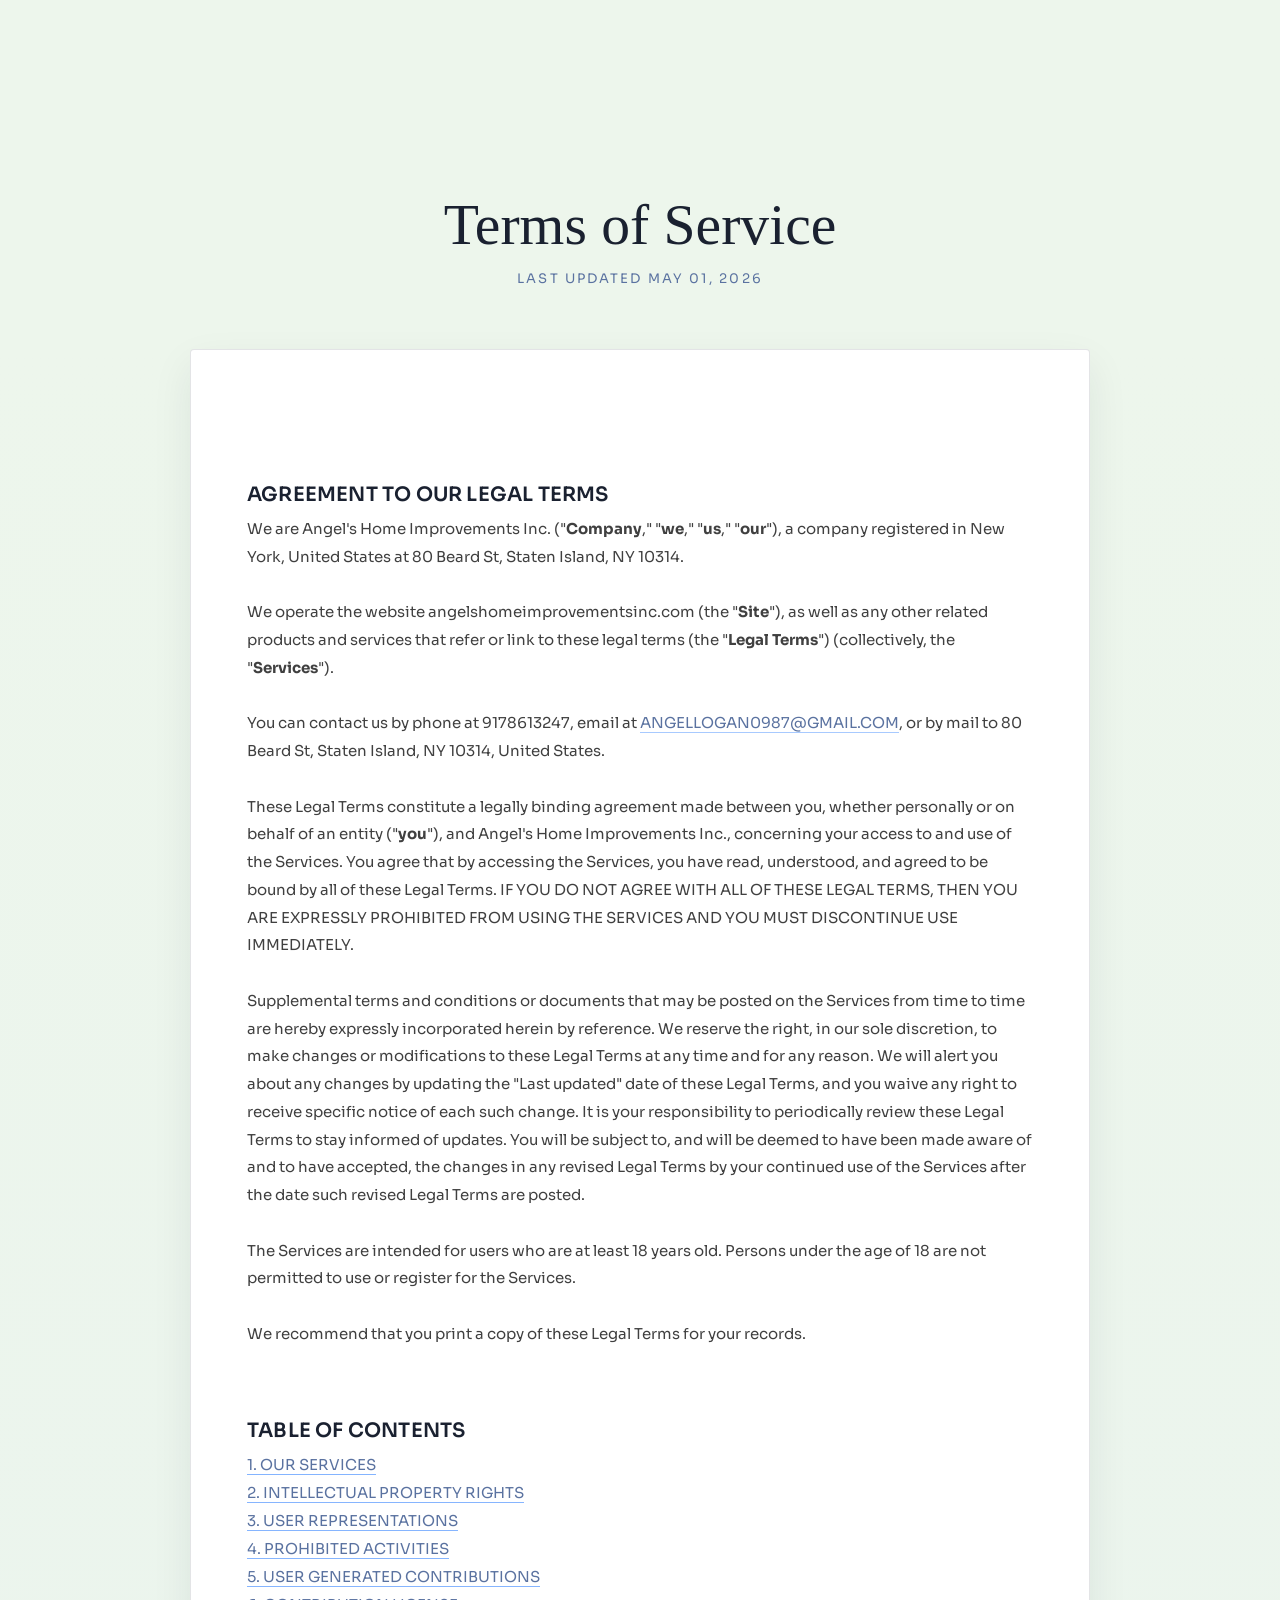
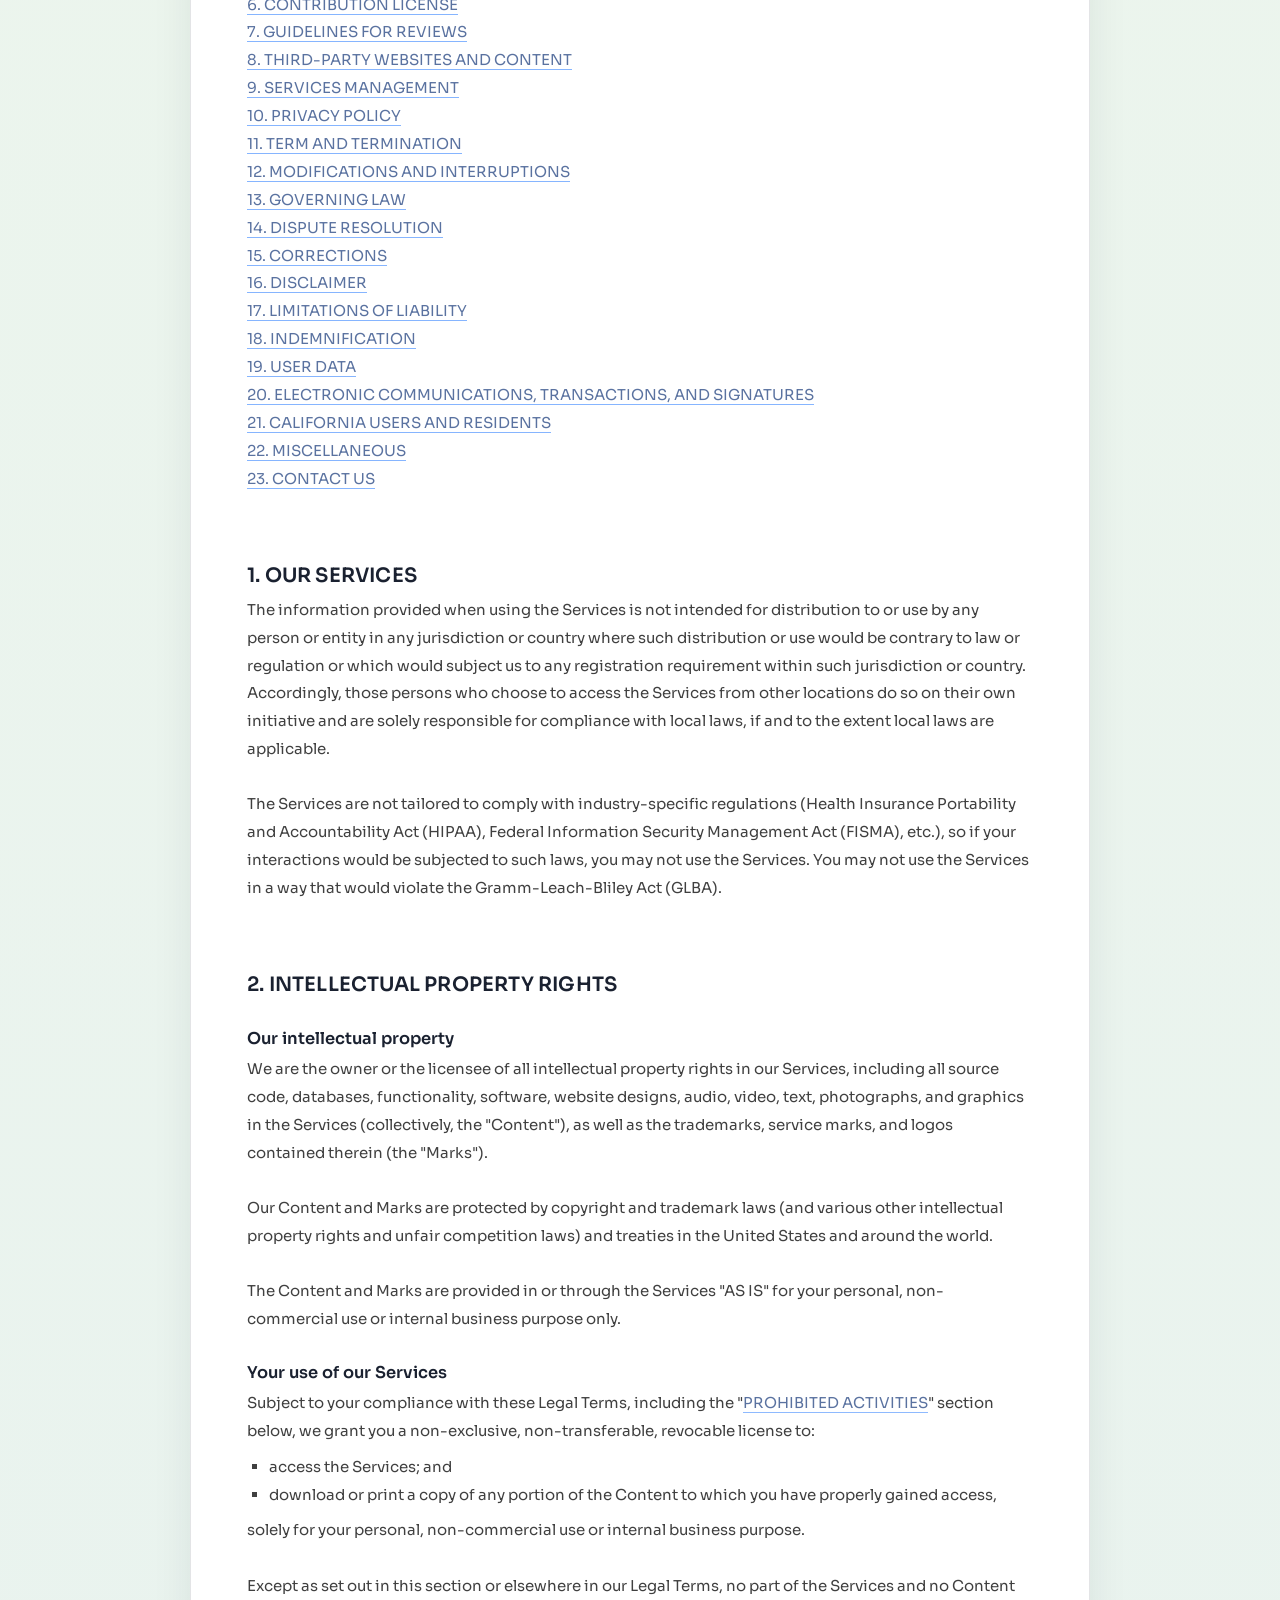
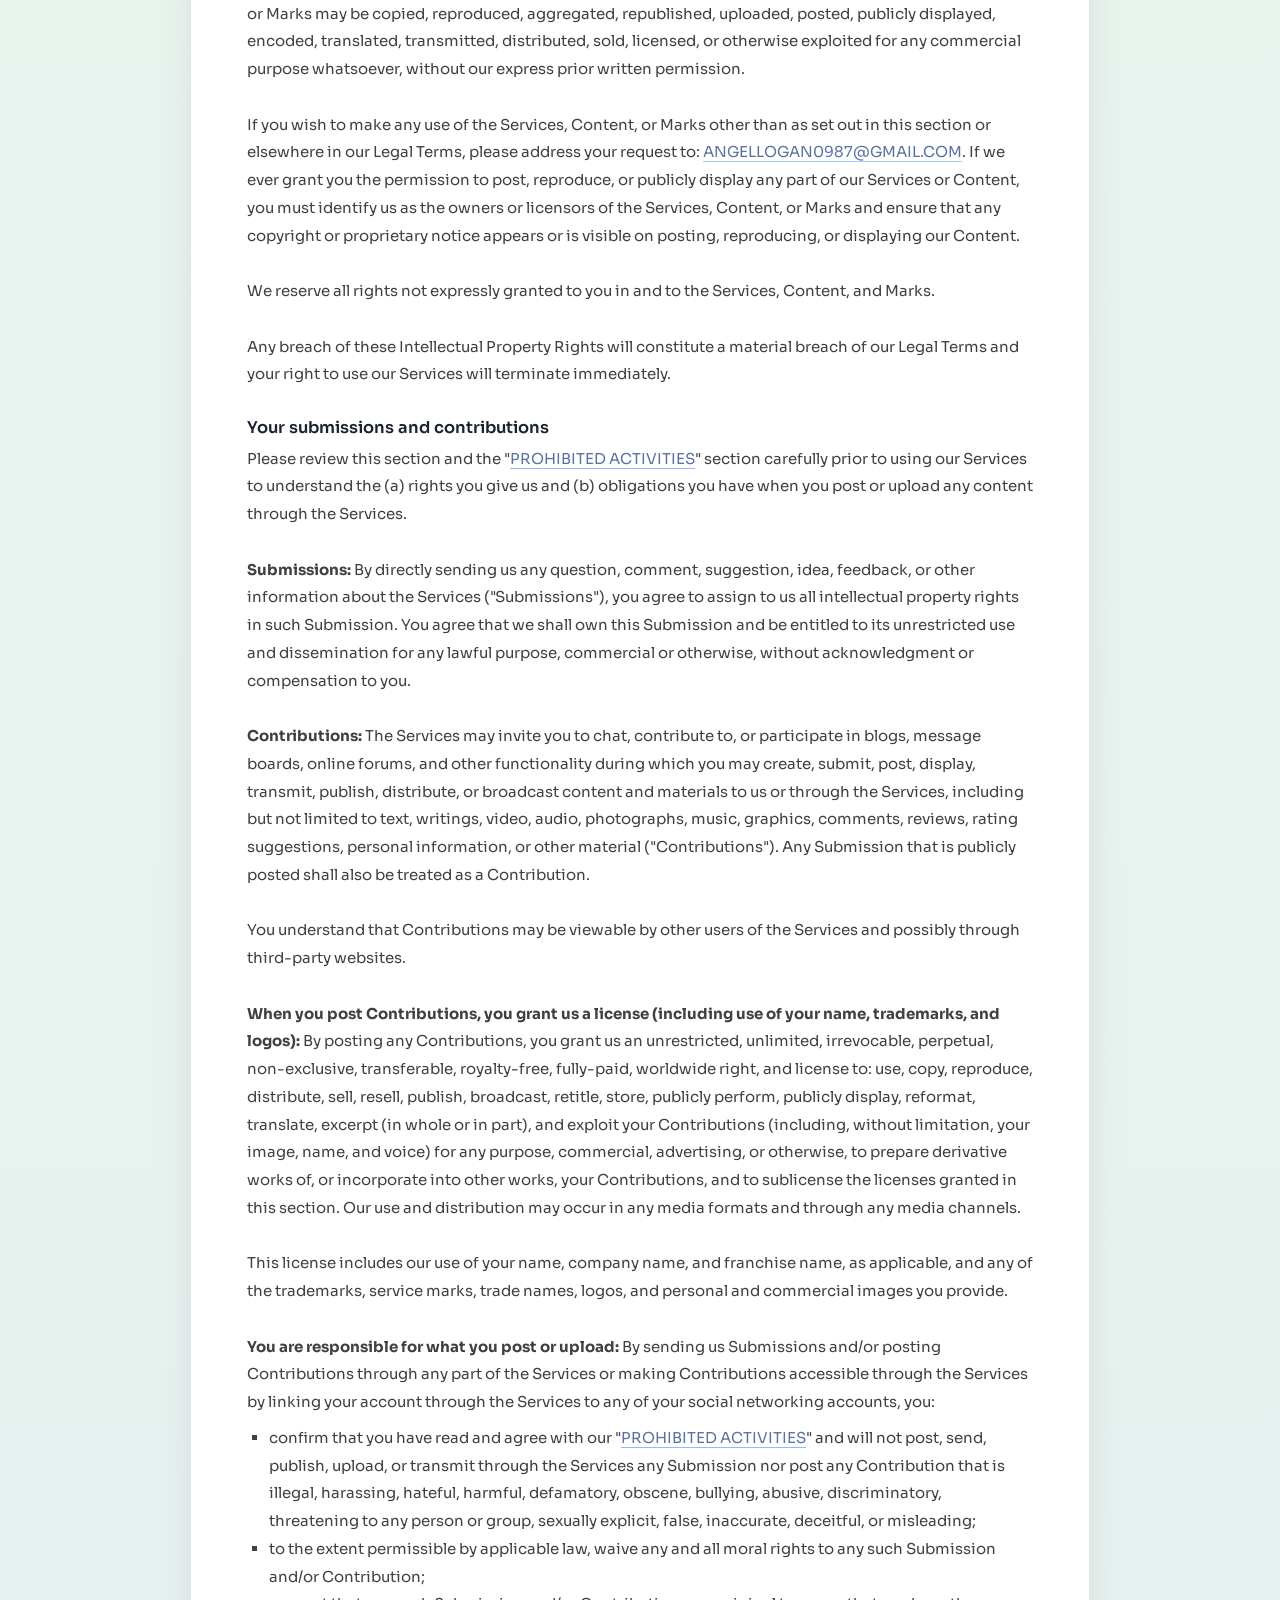
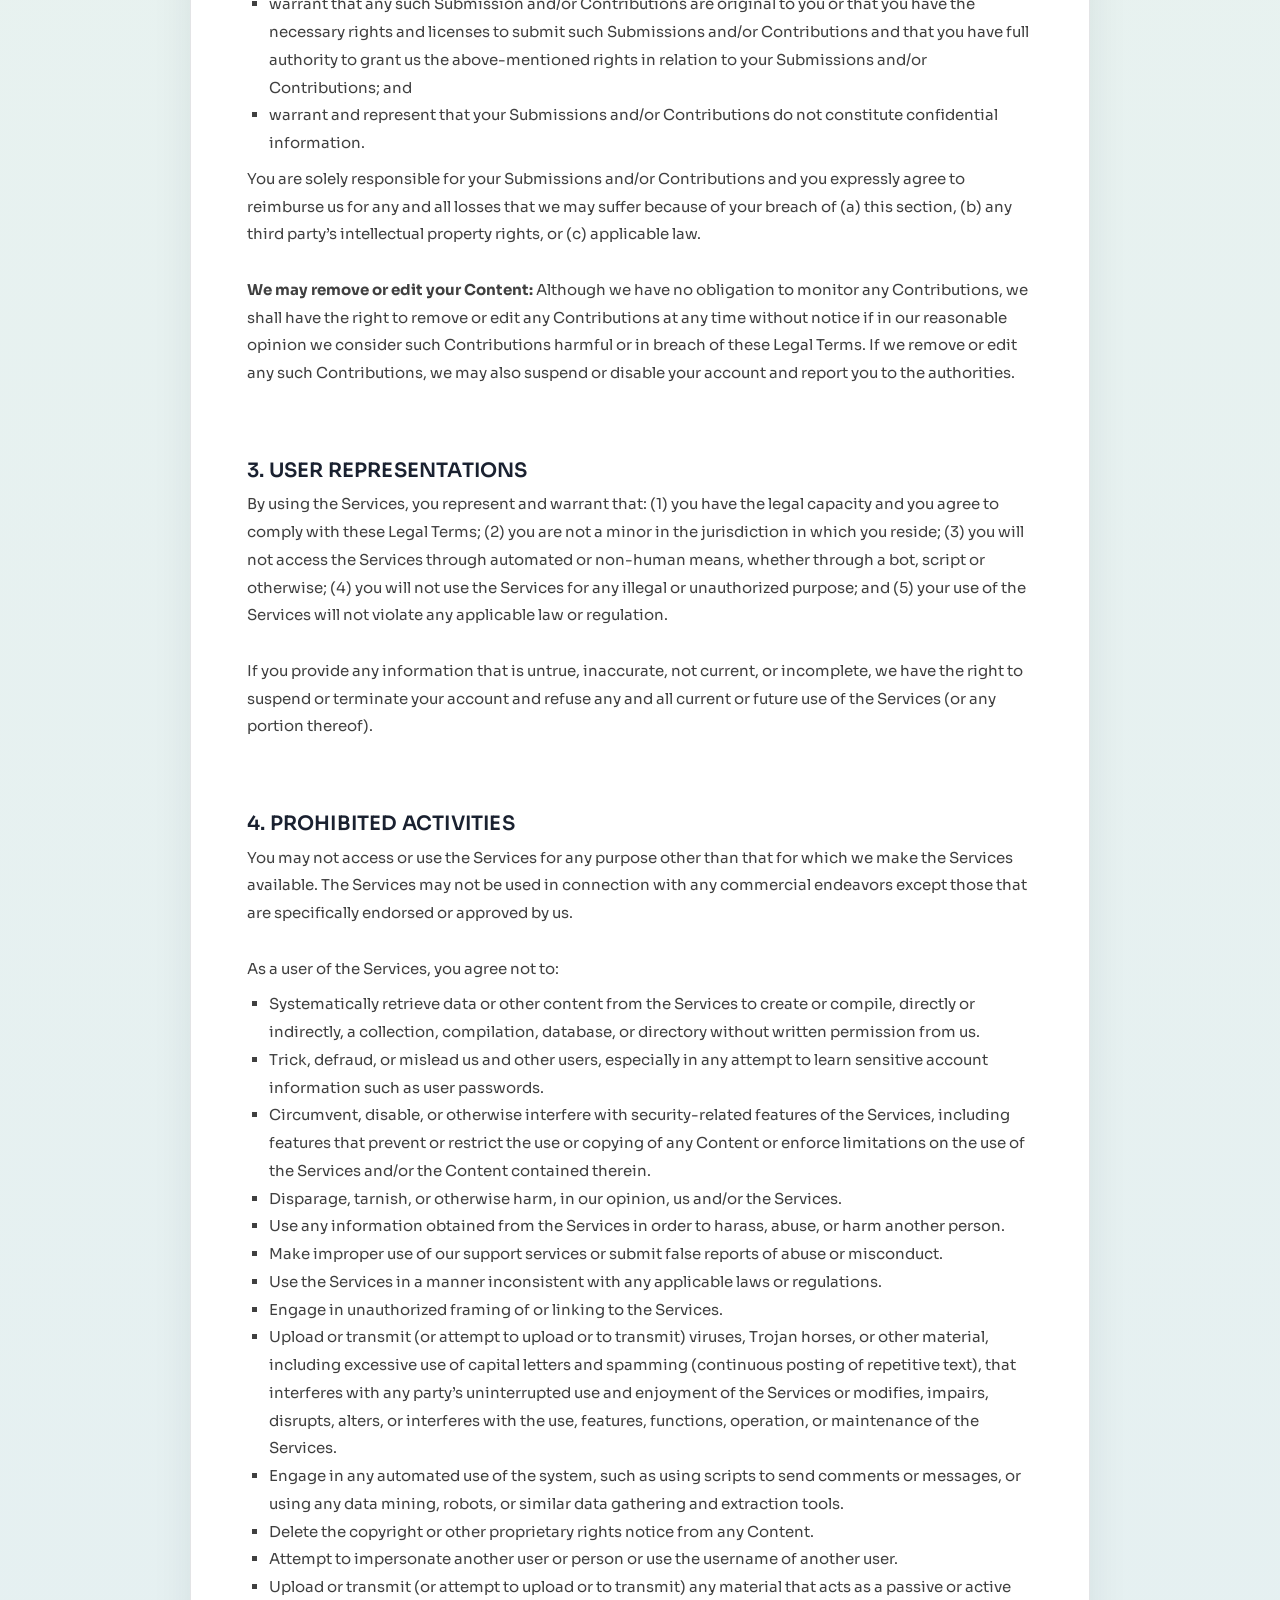
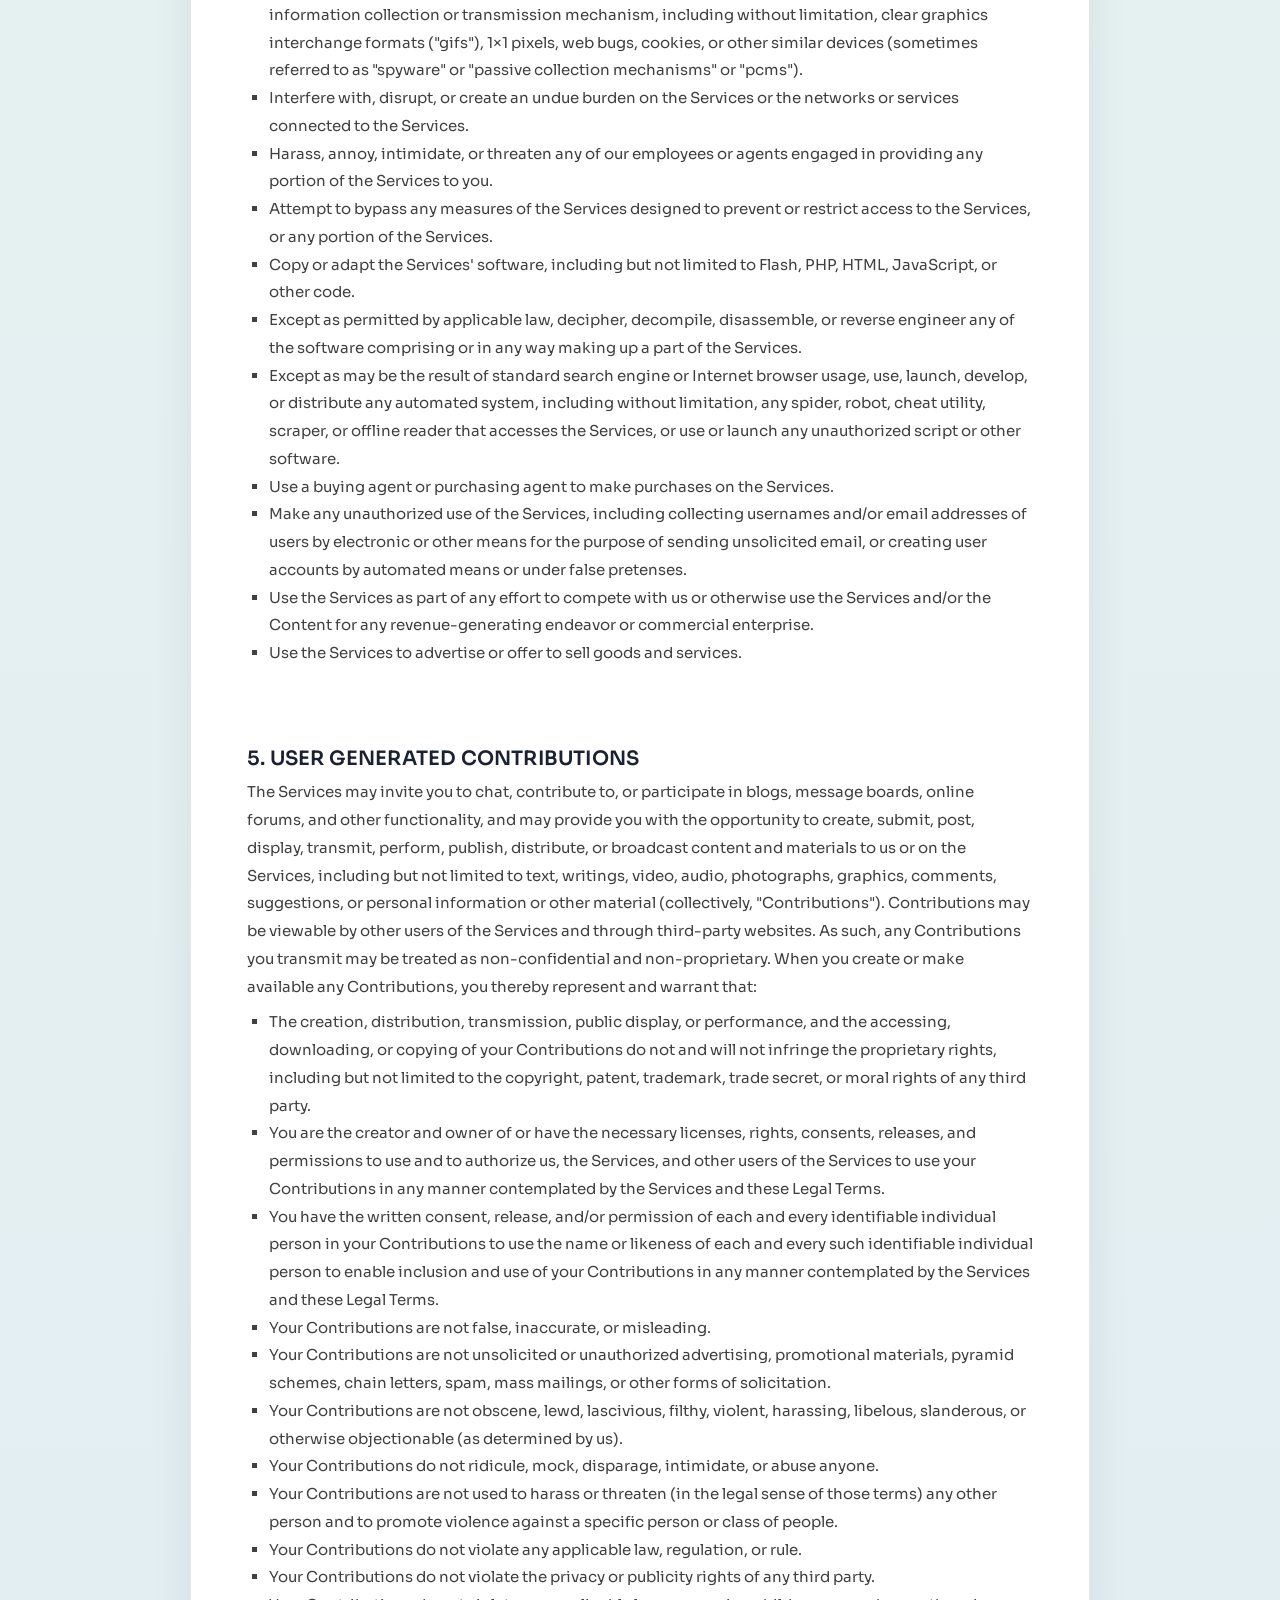
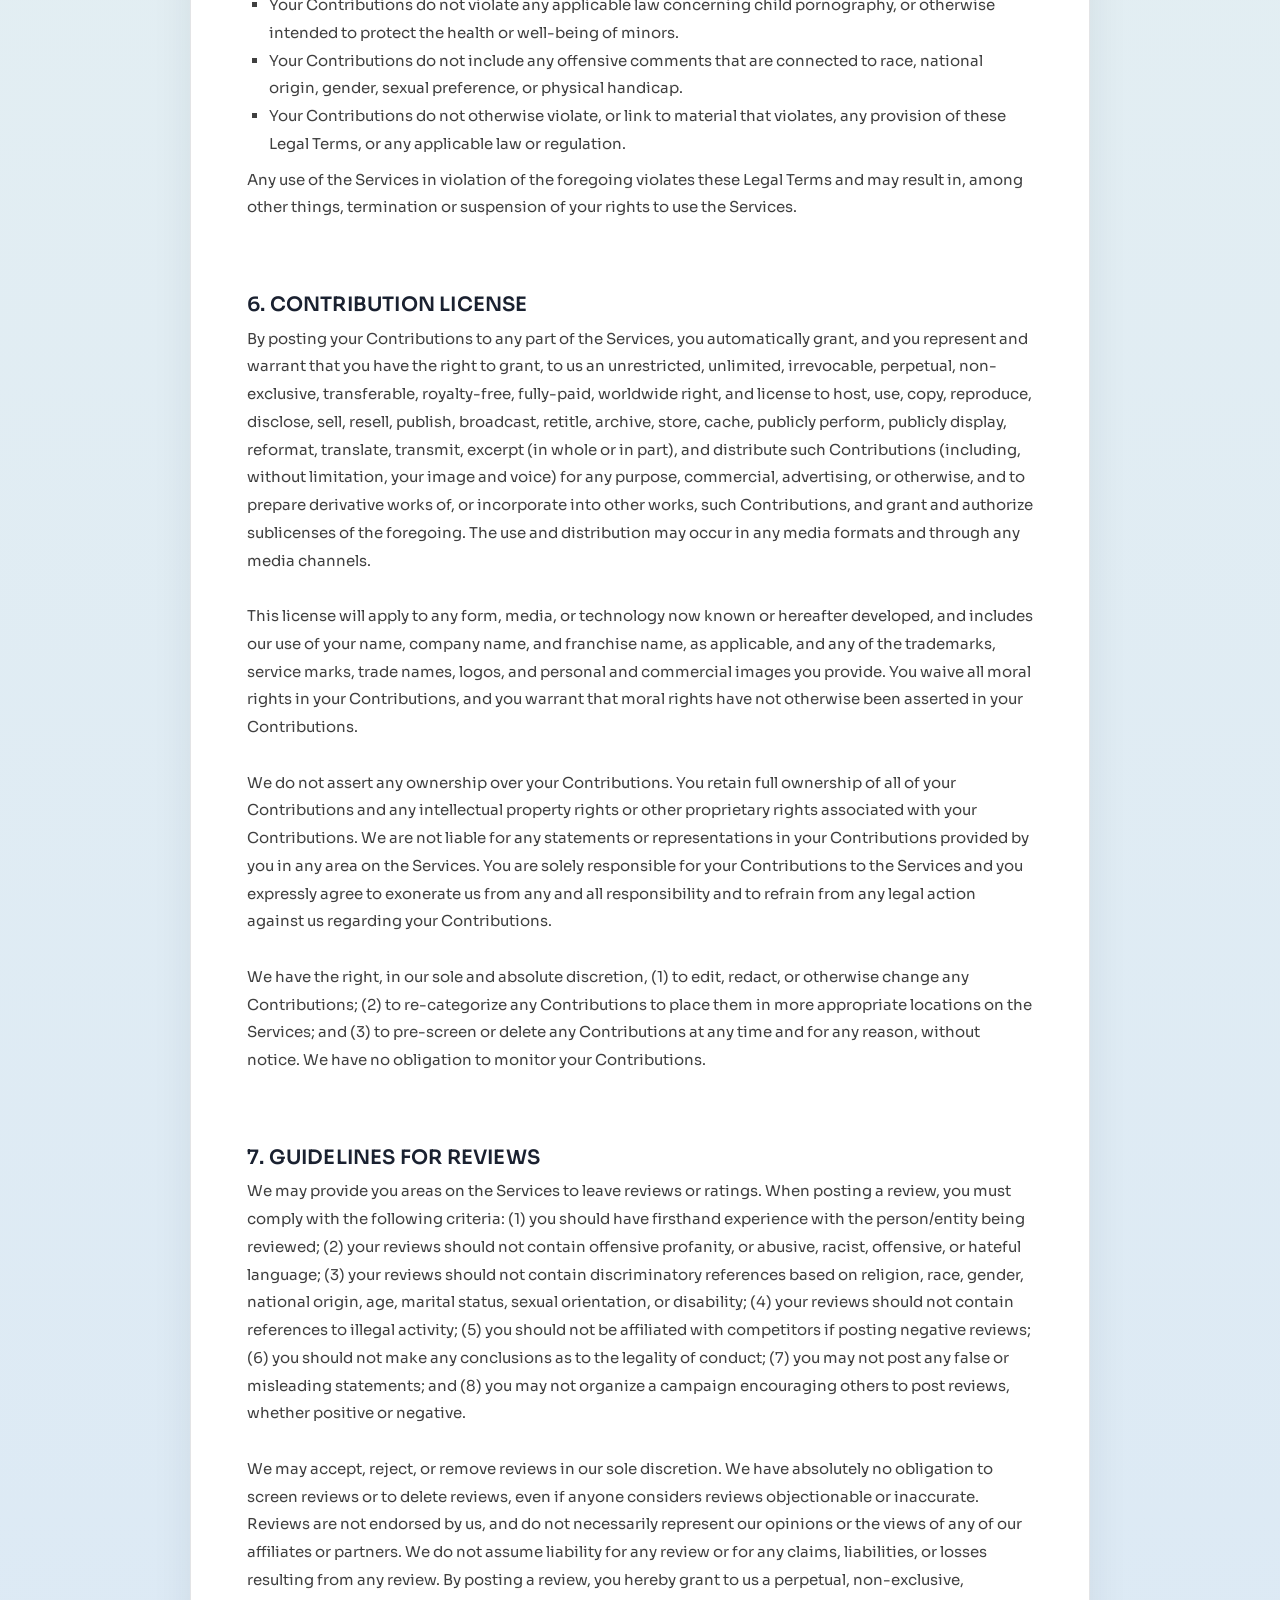
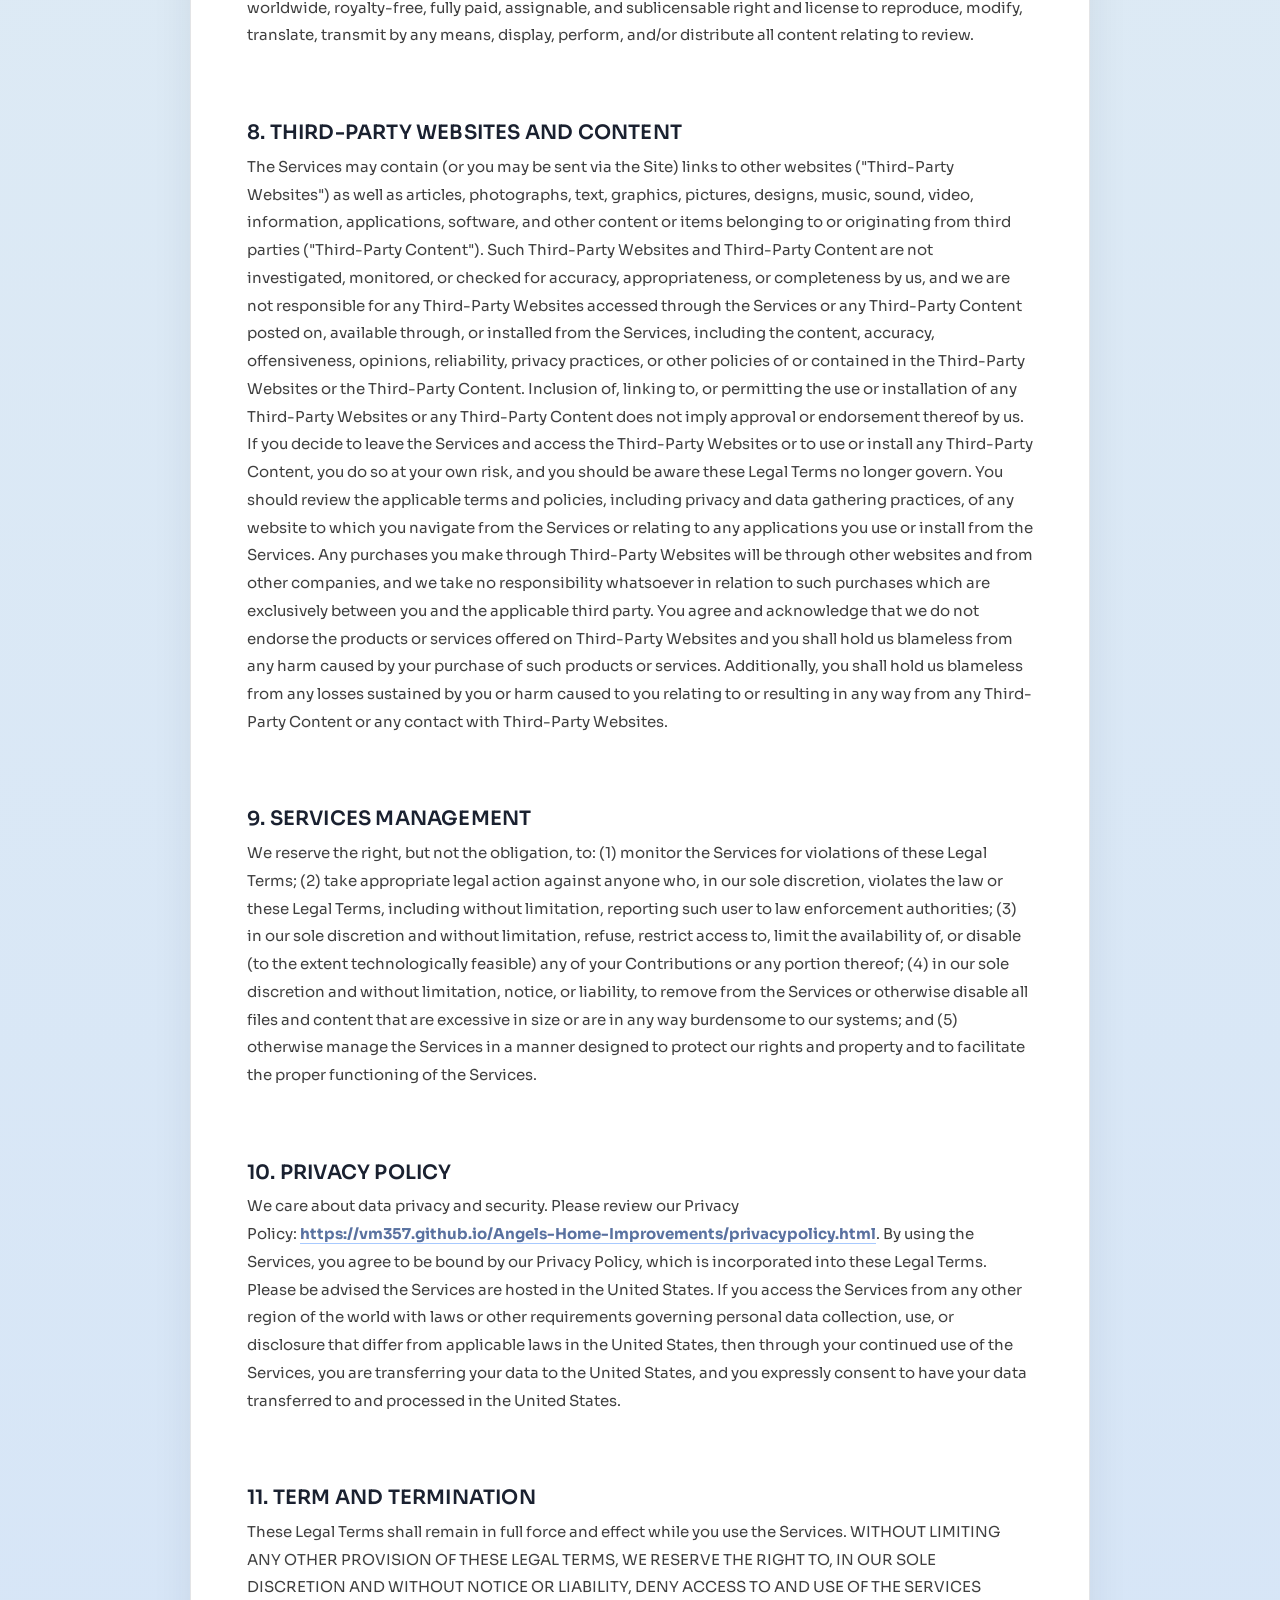
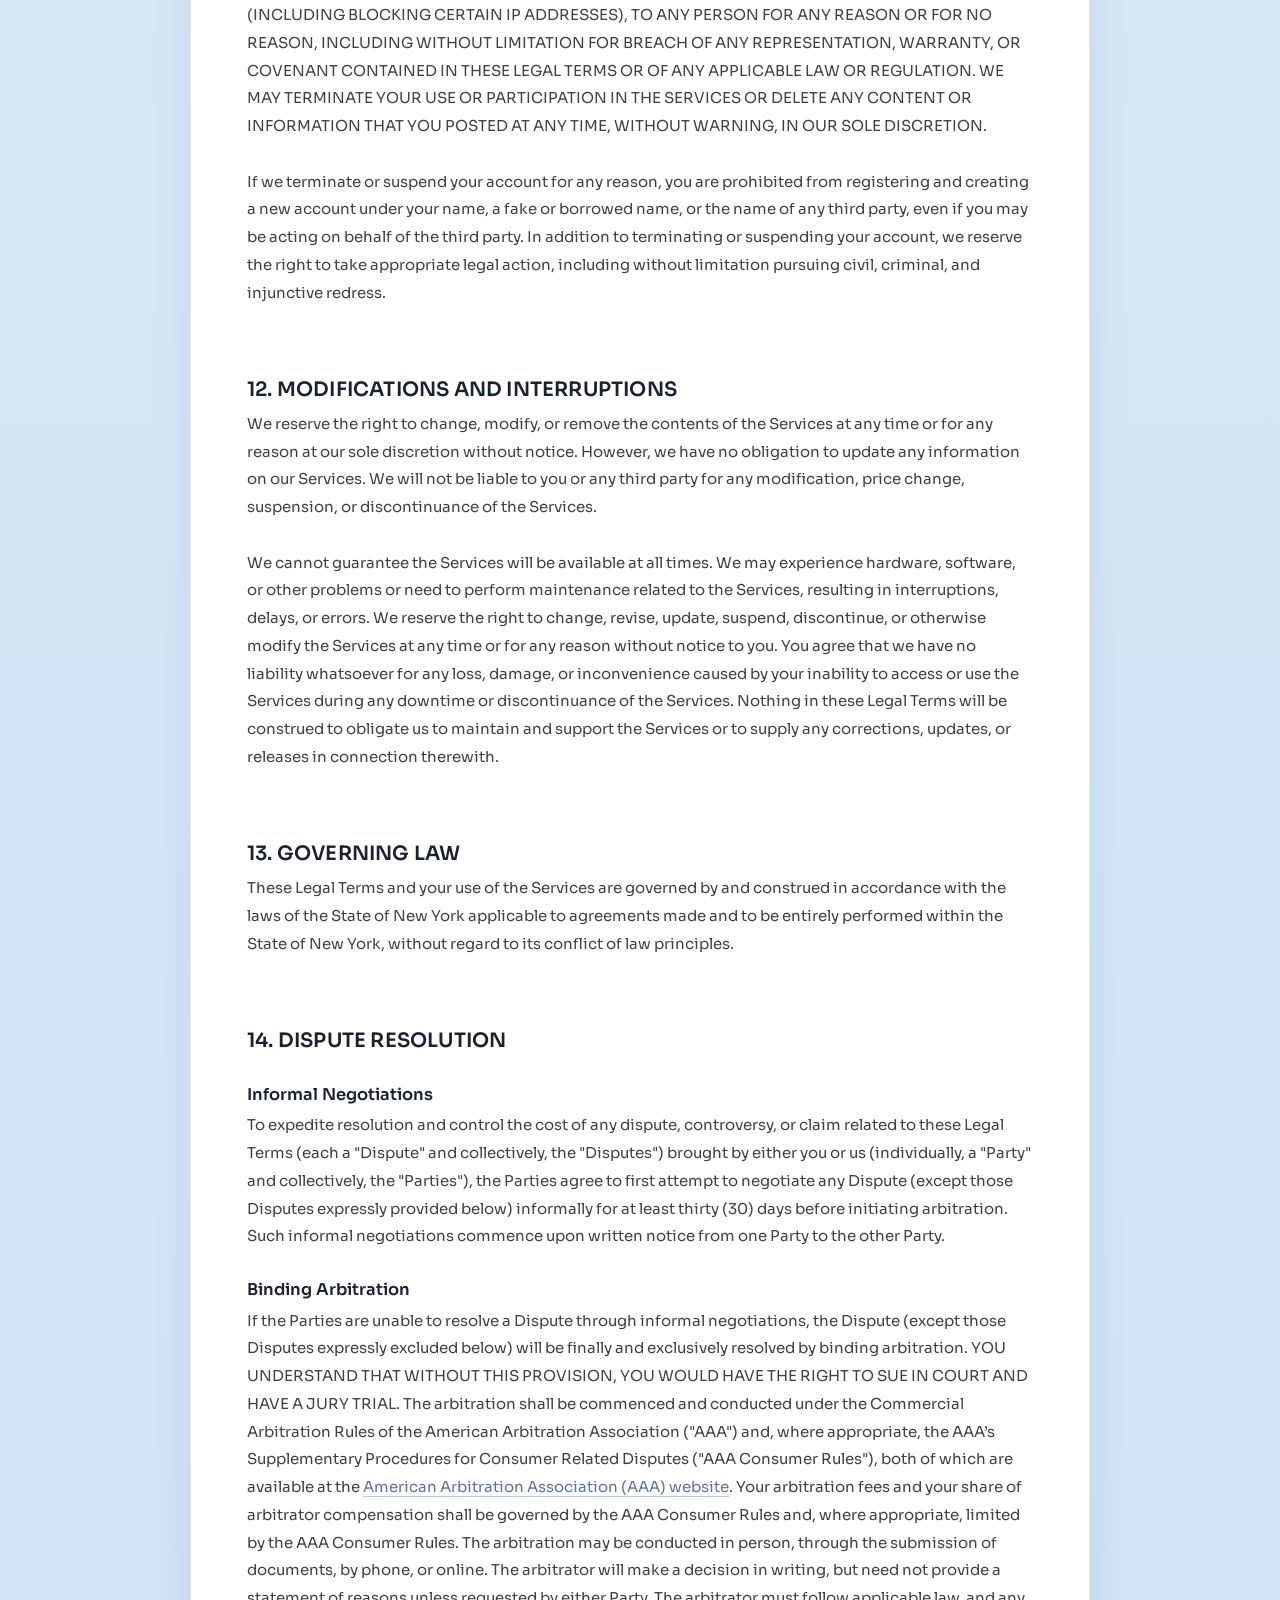
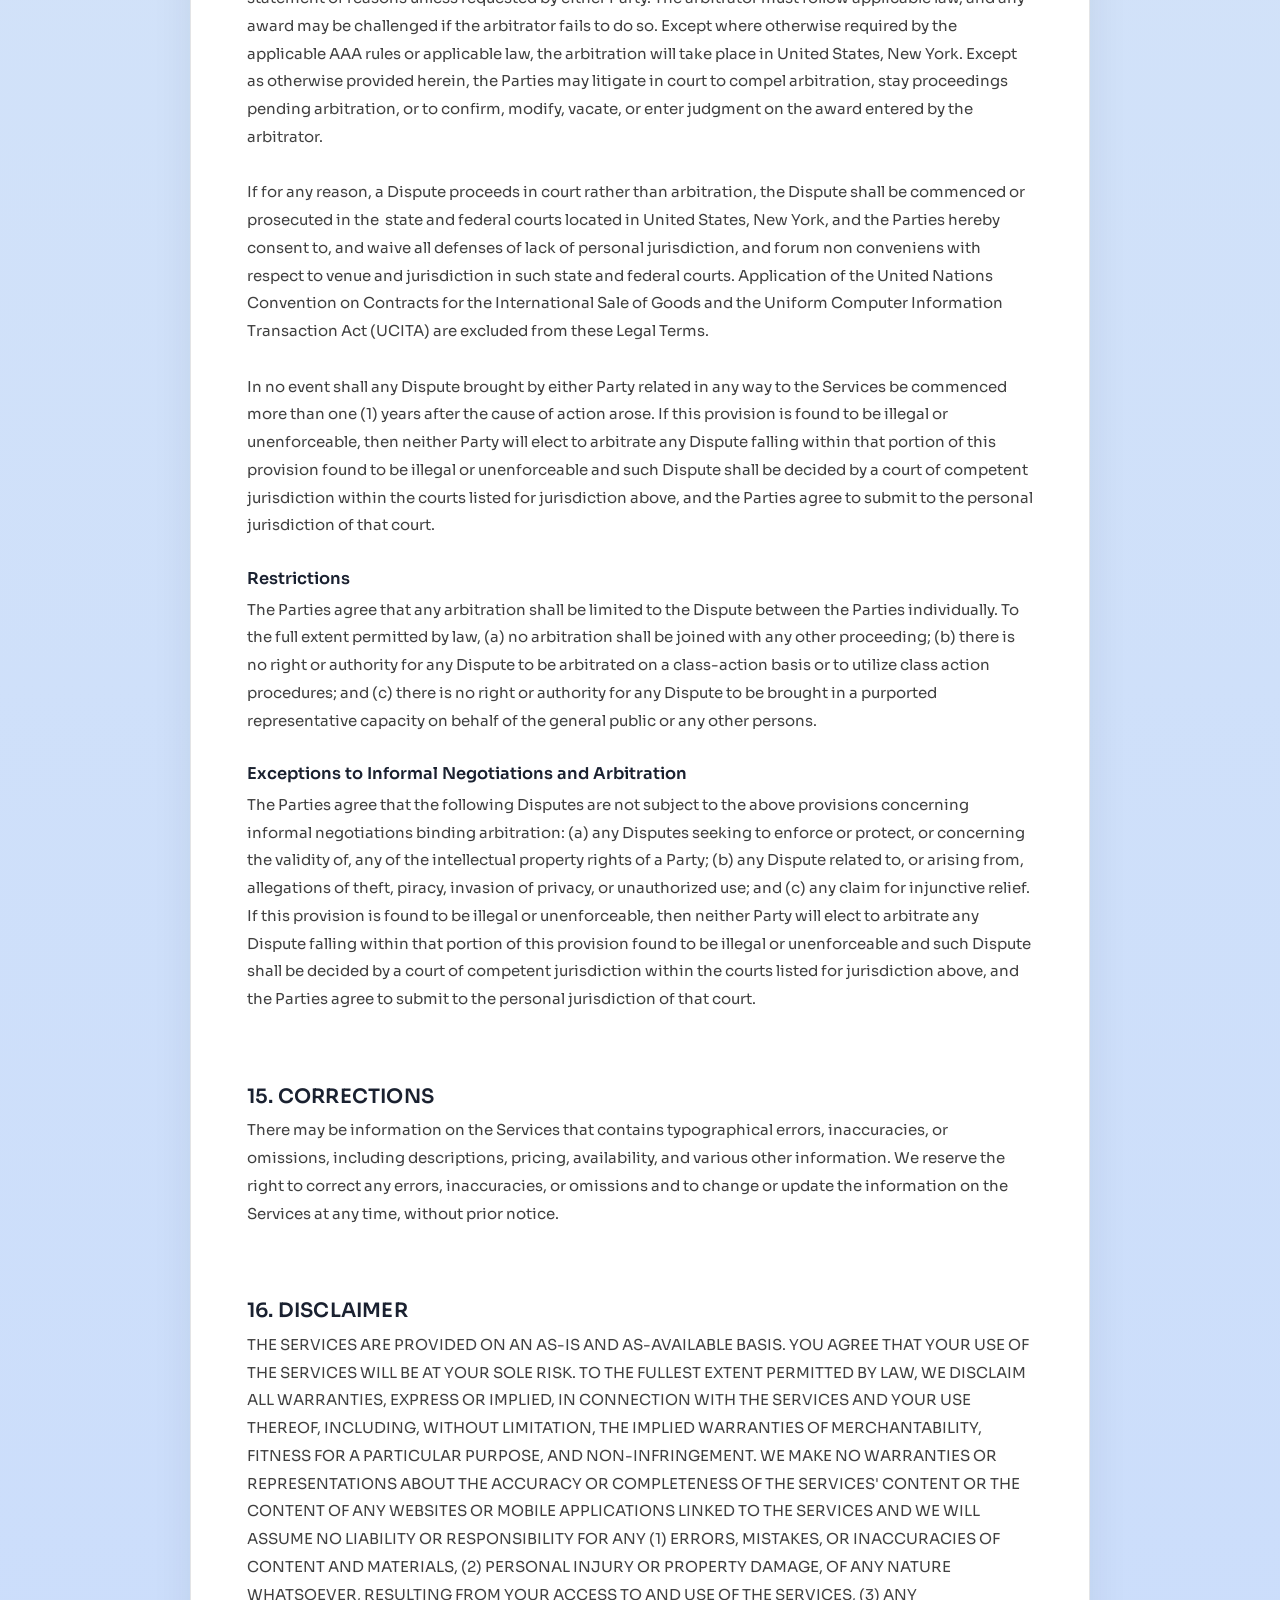
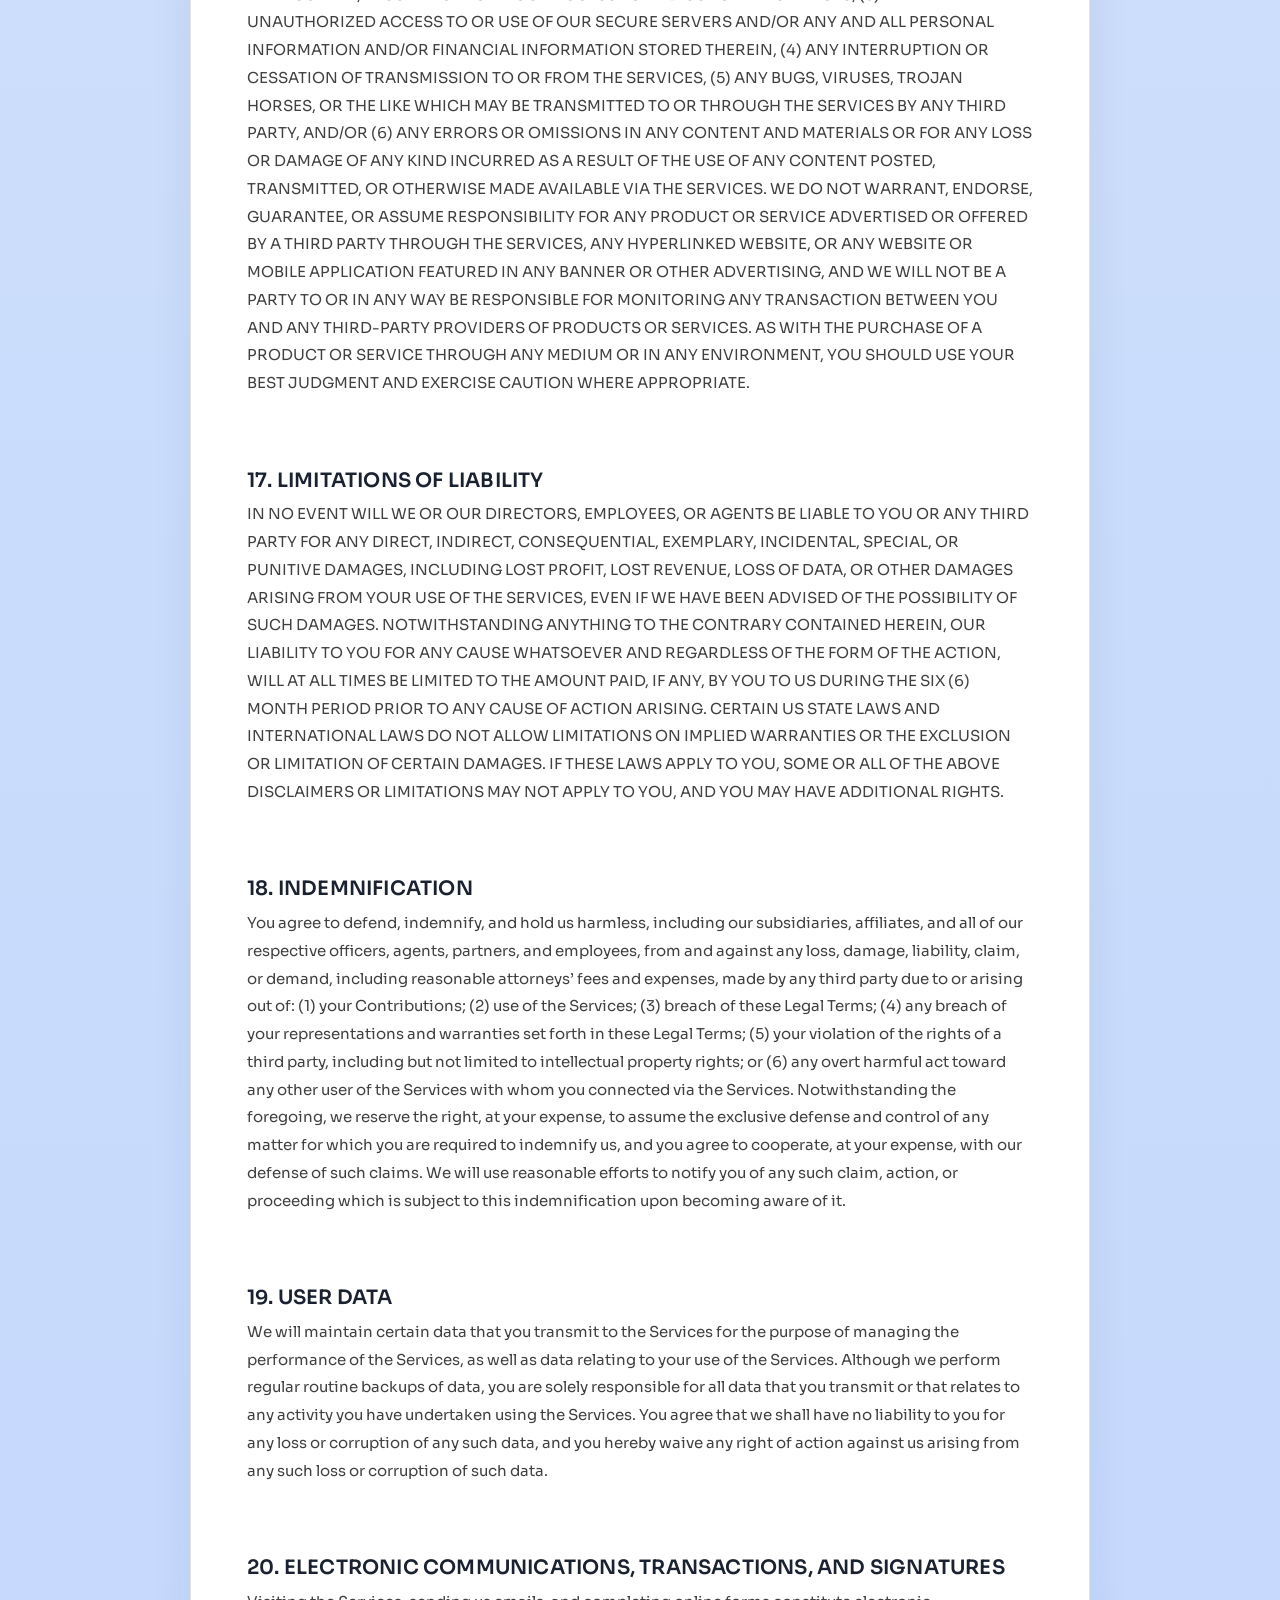
<file: site/termsofservice.html>
<!DOCTYPE html>
<html lang="en">
<head>
  <meta charset="UTF-8">
  <link rel="icon" type="image/png" href="favicon.png">
  <link rel="apple-touch-icon" href="apple-touch-icon.png">
  <meta name="viewport" content="width=device-width, initial-scale=1.0">
  <title>Angel's Home Improvements — Terms of Service</title>
  <link href="https://cdn.jsdelivr.net/npm/bootstrap@5.3.3/dist/css/bootstrap.min.css" rel="stylesheet">
  <link rel="stylesheet" href="https://cdnjs.cloudflare.com/ajax/libs/font-awesome/6.5.0/css/all.min.css">
  <link href="https://fonts.googleapis.com/css2?family=Sora:wght@300;400;600;700&display=swap" rel="stylesheet">
  <link rel="stylesheet" href="style.css">
  <link rel="stylesheet" href="upgrade.css">
  <link rel="stylesheet" href="legal.css">
</head>
<body>

<section class="legal-hero">
  <h1>Terms of Service</h1>
  <p>Last updated May 01, 2026</p>
</section>

<div class="legal-wrap">
  <div class="legal-doc">

<style>
  [data-custom-class='body'], [data-custom-class='body'] * {
          background: transparent !important;
        }
[data-custom-class='title'], [data-custom-class='title'] * {
          font-family: Arial !important;
font-size: 26px !important;
color: #000000 !important;
        }
[data-custom-class='subtitle'], [data-custom-class='subtitle'] * {
          font-family: Arial !important;
color: #595959 !important;
font-size: 14px !important;
        }
[data-custom-class='heading_1'], [data-custom-class='heading_1'] * {
          font-family: Arial !important;
font-size: 19px !important;
color: #000000 !important;
        }
[data-custom-class='heading_2'], [data-custom-class='heading_2'] * {
          font-family: Arial !important;
font-size: 17px !important;
color: #000000 !important;
        }
[data-custom-class='body_text'], [data-custom-class='body_text'] * {
          color: #595959 !important;
font-size: 14px !important;
font-family: Arial !important;
        }
[data-custom-class='link'], [data-custom-class='link'] * {
          color: #3030F1 !important;
font-size: 14px !important;
font-family: Arial !important;
word-break: break-word !important;
        }
</style>
      <span style="display: block;margin: 0 auto 3.125rem;width: 11.125rem;height: 2.375rem;background: url([data-uri]) center no-repeat;"></span>

      <div data-custom-class="body">
      <div align="center" style="text-align: left;"><div class="MsoNormal" data-custom-class="title" style="line-height: 1.5;"><bdt class="block-component"><span style="font-size: 19px;"></span></bdt><bdt class="question"><strong><h1>TERMS OF SERVICE</h1></strong></bdt><bdt class="statement-end-if-in-editor"></bdt></div><div class="MsoNormal" data-custom-class="subtitle" style="line-height: 1.5;"><strong>Last updated</strong> <bdt class="question"><strong>May 01, 2026</strong></bdt></div><div class="MsoNormal" style="line-height: 1.1;"><br></div><div style="line-height: 1.5;"><br></div><div style="line-height: 1.5;"><strong><span data-custom-class="heading_1"><h2>AGREEMENT TO OUR LEGAL TERMS</h2></span></strong></div></div><div align="center" style="text-align: left;"><div class="MsoNormal" id="agreement" style="line-height: 1.5;"><a name="_6aa3gkhykvst"></a></div></div><div align="center" style="text-align: left;"><div class="MsoNormal" data-custom-class="body_text" style="line-height: 1.5;"><span style="font-size:11.0pt;line-height:115%;font-family:Arial;
Calibri;color:#595959;mso-themecolor:text1;mso-themetint:166;">We are <bdt class="question noTranslate" data-id="9d459c4e-c548-e5cb-7729-a118548965d2">Angel's Home Improvements Inc.</bdt><bdt class="block-component"></bdt> (<bdt class="block-component"></bdt>"<strong>Company</strong>," "<strong>we</strong>," "<strong>us</strong>," "<strong>our</strong>"<bdt class="statement-end-if-in-editor"></bdt>)<span style="font-size:11.0pt;line-height:115%;
Arial;mso-fareast-font-family:Calibri;color:#595959;mso-themecolor:text1;
mso-themetint:166;"><span style="font-size:11.0pt;line-height:115%;
Arial;mso-fareast-font-family:Calibri;color:#595959;mso-themecolor:text1;
mso-themetint:166;"><span style="font-size:11.0pt;line-height:115%;
Arial;mso-fareast-font-family:Calibri;color:#595959;mso-themecolor:text1;
mso-themetint:166;"><bdt class="question"><bdt class="block-component"></bdt></bdt><span style="font-size:11.0pt;line-height:115%;
Arial;mso-fareast-font-family:Calibri;color:#595959;mso-themecolor:text1;
mso-themetint:166;"><bdt class="block-component"></bdt></span>, a company registered in<bdt class="block-component"></bdt><bdt class="block-component"></bdt><bdt class="block-component">&nbsp;</bdt><span style="font-size:11.0pt;line-height:115%;
Arial;mso-fareast-font-family:Calibri;color:#595959;mso-themecolor:text1;
mso-themetint:166;"><span style="font-size:11.0pt;line-height:115%;
Arial;mso-fareast-font-family:Calibri;color:#595959;mso-themecolor:text1;
mso-themetint:166;"><bdt class="question noTranslate">New York</bdt>, <bdt class="question noTranslate">United States</bdt></span></span><bdt class="statement-end-if-in-editor"></bdt><bdt class="block-component"></bdt></span></span>&nbsp;</span></span>at <bdt class="question noTranslate">80 Beard St</bdt><bdt class="block-component"></bdt>, <bdt class="question noTranslate">Staten Island</bdt><span style="font-size: 15px;"><span data-custom-class="body_text"><span style="font-size: 15px;"><span data-custom-class="body_text"><span style="color: rgb(89, 89, 89);"><bdt class="block-component"></bdt><bdt class="block-component"></bdt>, <bdt class="question noTranslate">NY</bdt><bdt class="statement-end-if-in-editor"></bdt><bdt class="block-component"></bdt><bdt class="block-component"></bdt> <bdt class="question noTranslate">10314</bdt><bdt class="statement-end-if-in-editor"></bdt></span></span></span></span></span><span style="font-size:11.0pt;line-height:115%;
Arial;mso-fareast-font-family:Calibri;color:#595959;mso-themecolor:text1;
mso-themetint:166;"><span style="font-size:11.0pt;line-height:115%;
Arial;mso-fareast-font-family:Calibri;color:#595959;mso-themecolor:text1;
mso-themetint:166;"><bdt class="else-block"></bdt></span></span><bdt class="statement-end-if-in-editor">.</bdt><bdt class="block-component"></bdt></div></div><div align="center" style="line-height: 1;"><br></div><div align="center" style="text-align: left;"><div class="MsoNormal" data-custom-class="body_text" style="line-height: 1.5;"><span style="font-size:11.0pt;line-height:115%;font-family:Arial;
Calibri;color:#595959;mso-themecolor:text1;mso-themetint:166;">We operate <bdt class="block-component"></bdt>the website <span style="color: rgb(0, 58, 250);"><bdt class="question noTranslate">angelshomeimprovementsinc.com</bdt></span> (the <bdt class="block-component"></bdt>"<strong>Site</strong>"<bdt class="statement-end-if-in-editor"></bdt>)<bdt class="block-component"></bdt><bdt class="block-component"></bdt>, as well as any other related products and services that refer or link to these legal terms (the <bdt class="block-component"></bdt>"<strong>Legal Terms</strong>"<bdt class="statement-end-if-in-editor"></bdt>) (collectively, the <bdt class="block-component"></bdt>"<strong>Services</strong>"<bdt class="statement-end-if-in-editor"></bdt>).<bdt class="block-component"></bdt></span></div><div class="MsoNormal" style="line-height: 1;"><br></div><div class="MsoNormal" data-custom-class="body_text" style="line-height: 1.5;"><span style="font-size:11.0pt;line-height:115%;font-family:Arial;
Calibri;color:#595959;mso-themecolor:text1;mso-themetint:166;">You can contact us by <bdt class="block-component"></bdt>phone at <bdt class="question">9178613247</bdt>, email at <bdt class="question noTranslate"><a target="_blank" data-custom-class="link" href="mailto:ANGELLOGAN0987@GMAIL.COM">ANGELLOGAN0987@GMAIL.COM</a></bdt><bdt class="block-component"></bdt>,<bdt class="statement-end-if-in-editor"></bdt> or by mail to <bdt class="question noTranslate">80 Beard St</bdt><bdt class="block-component"></bdt>, <bdt class="question noTranslate">Staten Island</bdt><bdt class="block-component"></bdt><bdt class="block-component"></bdt>, <bdt class="question noTranslate">NY</bdt><bdt class="statement-end-if-in-editor"></bdt><bdt class="block-component"></bdt><bdt class="block-component"></bdt> <bdt class="question noTranslate">10314</bdt><bdt class="statement-end-if-in-editor"></bdt><bdt class="block-component"></bdt><bdt class="block-component">,&nbsp;</bdt><bdt class="question noTranslate">United States</bdt><bdt class="statement-end-if-in-editor"></bdt><bdt class="block-component"></bdt>.</span></div><div class="MsoNormal" style="line-height: 1;"><br></div><div class="MsoNormal" data-custom-class="body_text" style="line-height: 1.5;"><span style="font-size:11.0pt;line-height:115%;font-family:Arial;
Calibri;color:#595959;mso-themecolor:text1;mso-themetint:166;">These Legal Terms constitute a legally binding agreement made between you, whether personally or on behalf of an entity (<bdt class="block-component"></bdt>"<strong>you</strong>"<bdt class="statement-end-if-in-editor"></bdt>), and <bdt class="question noTranslate">Angel's Home Improvements Inc.</bdt>, concerning your access to and use of the Services. You agree that by accessing the Services, you have read, understood, and agreed to be bound by all of these Legal Terms. IF YOU DO NOT AGREE WITH ALL OF THESE LEGAL TERMS, THEN YOU ARE EXPRESSLY PROHIBITED FROM USING THE SERVICES AND YOU MUST DISCONTINUE USE IMMEDIATELY.<bdt class="block-component"></bdt></span></div><div class="MsoNormal" style="line-height: 1;"><br></div><div class="MsoNormal" data-custom-class="body_text" style="line-height: 1.5;"><span style="font-size:11.0pt;line-height:115%;font-family:Arial;
Calibri;color:#595959;mso-themecolor:text1;mso-themetint:166;">Supplemental terms and conditions or documents that may be posted on the Services from time to time are hereby expressly incorporated herein by reference. We reserve the right, in our sole discretion, to make changes or modifications to these Legal Terms <bdt class="block-component"></bdt>at any time and for any reason<bdt class="statement-end-if-in-editor"></bdt>. We will alert you about any changes by updating the <bdt class="block-component"></bdt>"Last updated"<bdt class="statement-end-if-in-editor"></bdt> date of these Legal Terms, and you waive any right to receive specific notice of each such change. It is your responsibility to periodically review these Legal Terms to stay informed of updates. You will be subject to, and will be deemed to have been made aware of and to have accepted, the changes in any revised Legal Terms by your continued use of the Services after the date such revised Legal Terms are posted.<bdt class="else-block"></bdt></span></div></div><div align="center" style="line-height: 1;"><br></div><div align="center" style="text-align: left;"><div class="MsoNormal" data-custom-class="body_text" style="line-height: 1.5;"><bdt class="block-container if" data-type="if" id="a2595956-7028-dbe5-123e-d3d3a93ed076"><bdt data-type="conditional-block"><bdt data-type="body"><span style="font-size:11.0pt;line-height:115%;font-family:Arial;
Calibri;color:#595959;mso-themecolor:text1;mso-themetint:166;"><bdt class="block-component"></bdt>The
Services are intended for users who are at least 18 years old. Persons under the age
of 18 are not permitted to use or register for the Services.</span></bdt></bdt><bdt data-type="conditional-block"><bdt class="block-component"></bdt></bdt></bdt></div><div class="MsoNormal" style="line-height: 1;"><br></div><div class="MsoNormal" data-custom-class="body_text" style="line-height: 1.5;">We recommend that you print a copy of these Legal Terms for your records.</div><div class="MsoNormal" style="line-height: 1.5;"><br></div><div class="MsoNormal" data-custom-class="heading_1" style="line-height: 1.5;"><strong><h2>TABLE OF CONTENTS</h2></strong></div><div class="MsoNormal" style="line-height: 1.5;"><a data-custom-class="link" href="#services"><span data-custom-class="link"><span style="color: rgb(0, 58, 250); font-size: 15px;"><span data-custom-class="body_text">1. OUR SERVICES</span></span></span></a></div><div class="MsoNormal" style="line-height: 1.5;"><a data-custom-class="link" href="#ip"><span style="color: rgb(0, 58, 250);"><span data-custom-class="body_text">2. INTELLECTUAL PROPERTY RIGHTS</span></span></a></div><div class="MsoNormal" style="line-height: 1.5;"><a data-custom-class="link" href="#userreps"></a><a data-custom-class="link" href="#userreps"><span style="color: rbg(0, 58, 250); font-size: 15px; line-height: 1.5;"><span data-custom-class="body_text">3. USER REPRESENTATIONS</span></span></a></div><div class="MsoNormal" style="line-height: 1.5;"><span style="font-size: 15px;"><span data-custom-class="body_text"><bdt class="block-component"></bdt></span></span> <a data-custom-class="link" href="#products"></a></div><div class="MsoNormal" style="line-height: 1.5;"><a data-custom-class="link" href="#products"><span style="color: rgb(0, 58, 250); font-size: 15px;"><span data-custom-class="body_text"><bdt class="block-component"></bdt><bdt class="block-component"></bdt><bdt class="statement-end-if-in-editor"></bdt></span></span></a> <a data-custom-class="link" href="#purchases"></a></div><div class="MsoNormal" style="line-height: 1.5;"><a data-custom-class="link" href="#purchases"><span style="color: rgb(0, 58, 250); font-size: 15px;"><span data-custom-class="body_text"><bdt class="block-component"></bdt></span></span></a></div><div class="MsoNormal" style="line-height: 1.5;"><bdt class="block-component"><span style="font-size: 15px;"></span></bdt></div><div class="MsoNormal" style="line-height: 1.5;"><span style="font-size: 15px;"><span data-custom-class="body_text"><bdt class="block-component"></bdt></span></span> <a data-custom-class="link" href="#software"></a> <a data-custom-class="link" href="#software"></a></div><div class="MsoNormal" style="line-height: 1.5;"><a data-custom-class="link" href="#software"><span style="color: rgb(0, 58, 250); font-size: 15px;"><span data-custom-class="body_text"><bdt class="block-component"></bdt></span></span></a> <a data-custom-class="link" href="#prohibited"></a></div><div class="MsoNormal" style="line-height: 1.5;"><a data-custom-class="link" href="#prohibited"><span style="color: rgb(0, 58, 250); font-size: 15px;"><span data-custom-class="body_text">4. PROHIBITED ACTIVITIES</span></span></a> <a data-custom-class="link" href="#ugc"></a></div><div class="MsoNormal" style="line-height: 1.5;"><a data-custom-class="link" href="#ugc"><span style="color: rgb(0, 58, 250); font-size: 15px;"><span data-custom-class="body_text">5. USER GENERATED CONTRIBUTIONS</span></span></a> <a data-custom-class="link" href="#license"></a></div><div class="MsoNormal" style="line-height: 1.5;"><a data-custom-class="link" href="#license"><span style="color: rgb(0, 58, 250); font-size: 15px;"><span data-custom-class="body_text">6. CONTRIBUTION <bdt class="block-component"></bdt>LICENSE<bdt class="statement-end-if-in-editor"></bdt></span></span></a> <a data-custom-class="link" href="#reviews"></a></div><div class="MsoNormal" style="line-height: 1.5;"><a data-custom-class="link" href="#reviews"><span style="color: rgb(0, 58, 250); font-size: 15px;"><span data-custom-class="body_text"><bdt class="block-component"></bdt>7. GUIDELINES FOR REVIEWS<bdt class="statement-end-if-in-editor"></bdt></span></span></a> <a data-custom-class="link" href="#mobile"></a></div><div class="MsoNormal" style="line-height: 1.5;"><a data-custom-class="link" href="#mobile"><span style="color: rgb(0, 58, 250); font-size: 15px;"><span data-custom-class="body_text"><bdt class="block-component"></bdt></span></span></a> <a data-custom-class="link" href="#socialmedia"></a></div><div class="MsoNormal" style="line-height: 1.5;"><a data-custom-class="link" href="#socialmedia"><span style="color: rgb(0, 58, 250); font-size: 15px;"><span data-custom-class="body_text"><bdt class="block-component"></bdt></span></span></a> <a data-custom-class="link" href="#thirdparty"></a></div><div class="MsoNormal" style="line-height: 1.5;"><a data-custom-class="link" href="#thirdparty"><span style="color: rgb(0, 58, 250); font-size: 15px;"><span data-custom-class="body_text"><bdt class="block-component"></bdt>8. THIRD-PARTY WEBSITES AND CONTENT<bdt class="statement-end-if-in-editor"></bdt></span></span></a> <a data-custom-class="link" href="#advertisers"></a></div><div class="MsoNormal" style="line-height: 1.5;"><a data-custom-class="link" href="#advertisers"><span style="color: rgb(0, 58, 250); font-size: 15px;"><span data-custom-class="body_text"><bdt class="block-component"></bdt></span></span></a> <a data-custom-class="link" href="#sitemanage"></a></div><div class="MsoNormal" style="line-height: 1.5;"><a data-custom-class="link" href="#sitemanage"><span style="color: rgb(0, 58, 250); font-size: 15px;"><span data-custom-class="body_text">9. SERVICES MANAGEMENT</span></span></a> <a data-custom-class="link" href="#ppyes"></a></div><div class="MsoNormal" style="line-height: 1.5;"><a data-custom-class="link" href="#ppyes"><span style="color: rgb(0, 58, 250); font-size: 15px;"><span data-custom-class="body_text"><bdt class="block-component"></bdt>10. PRIVACY POLICY<bdt class="statement-end-if-in-editor"></bdt></span></span></a> <a data-custom-class="link" href="#ppno"></a></div><div class="MsoNormal" style="line-height: 1.5;"><a data-custom-class="link" href="#ppno"><span style="color: rgb(0, 58, 250); font-size: 15px;"><span data-custom-class="body_text"><bdt class="block-component"></bdt></span></span></a> <a data-custom-class="link" href="#dmca"></a></div><div class="MsoNormal" style="line-height: 1.5;"><a data-custom-class="link" href="#dmca"><span style="color: rgb(0, 58, 250); font-size: 15px;"><span data-custom-class="body_text"><bdt class="block-component"></bdt><bdt class="block-component"></bdt><bdt class="statement-end-if-in-editor"></bdt></span></span></a></div><div class="MsoNormal" style="line-height: 1.5;"><span style="font-size: 15px;"><span data-custom-class="body_text"><bdt class="block-component"></bdt><bdt class="block-component"></bdt><bdt class="block-component"></bdt></span></span> <a data-custom-class="link" href="#terms"></a></div><div class="MsoNormal" style="line-height: 1.5;"><a data-custom-class="link" href="#terms"><span style="color: rgb(0, 58, 250); font-size: 15px;"><span data-custom-class="body_text">11. TERM AND TERMINATION</span></span></a> <a data-custom-class="link" href="#modifications"></a></div><div class="MsoNormal" style="line-height: 1.5;"><a data-custom-class="link" href="#modifications"><span style="color: rgb(0, 58, 250); font-size: 15px;"><span data-custom-class="body_text">12. MODIFICATIONS AND INTERRUPTIONS</span></span></a> <a data-custom-class="link" href="#law"></a></div><div class="MsoNormal" style="line-height: 1.5;"><a data-custom-class="link" href="#law"><span style="color: rgb(0, 58, 250); font-size: 15px;"><span data-custom-class="body_text">13. GOVERNING LAW</span></span></a> <a data-custom-class="link" href="#disputes"></a></div><div class="MsoNormal" style="line-height: 1.5;"><a data-custom-class="link" href="#disputes"><span style="color: rgb(0, 58, 250); font-size: 15px;"><span data-custom-class="body_text">14. DISPUTE RESOLUTION</span></span></a> <a data-custom-class="link" href="#corrections"></a></div><div class="MsoNormal" style="line-height: 1.5;"><a data-custom-class="link" href="#corrections"><span style="color: rgb(0, 58, 250); font-size: 15px;"><span data-custom-class="body_text">15. CORRECTIONS</span></span></a> <a data-custom-class="link" href="#disclaimer"></a></div><div class="MsoNormal" style="line-height: 1.5;"><a data-custom-class="link" href="#disclaimer"><span style="color: rgb(0, 58, 250); font-size: 15px;"><span data-custom-class="body_text">16. DISCLAIMER</span></span></a> <a data-custom-class="link" href="#liability"></a></div><div class="MsoNormal" style="line-height: 1.5;"><a data-custom-class="link" href="#liability"><span style="color: rgb(0, 58, 250); font-size: 15px;"><span data-custom-class="body_text">17. LIMITATIONS OF LIABILITY</span></span></a> <a data-custom-class="link" href="#indemnification"></a></div><div class="MsoNormal" style="line-height: 1.5;"><a data-custom-class="link" href="#indemnification"><span style="color: rgb(0, 58, 250); font-size: 15px;"><span data-custom-class="body_text">18. INDEMNIFICATION</span></span></a> <a data-custom-class="link" href="#userdata"></a></div><div class="MsoNormal" style="line-height: 1.5;"><a data-custom-class="link" href="#userdata"><span style="color: rgb(0, 58, 250); font-size: 15px;"><span data-custom-class="body_text">19. USER DATA</span></span></a> <a data-custom-class="link" href="#electronic"></a></div><div class="MsoNormal" style="line-height: 1.5;"><a data-custom-class="link" href="#electronic"><span style="color: rgb(0, 58, 250); font-size: 15px;"><span data-custom-class="body_text">20. ELECTRONIC COMMUNICATIONS, TRANSACTIONS, AND SIGNATURES</span></span></a> <a data-custom-class="link" href="#california"></a></div><div class="MsoNormal" style="line-height: 1.5;"><bdt class="block-component"><span style="font-size: 15px;"></span></bdt></div><div class="MsoNormal" style="line-height: 1.5;"><a data-custom-class="link" href="#california"><span style="color: rgb(0, 58, 250); font-size: 15px;"><span data-custom-class="body_text"><bdt class="block-component"></bdt>21. CALIFORNIA USERS AND RESIDENTS<bdt class="statement-end-if-in-editor"></bdt></span></span></a> <a data-custom-class="link" href="#misc"></a></div><div class="MsoNormal" style="line-height: 1.5;"><a data-custom-class="link" href="#misc"><span style="color: rgb(0, 58, 250); font-size: 15px;"><span data-custom-class="body_text">22. MISCELLANEOUS</span></span></a> <a data-custom-class="link" href="#contact"></a></div><div class="MsoNormal" style="line-height: 1.5;"><bdt class="block-component"></bdt></div><div class="MsoNormal" style="line-height: 1.5;"><bdt class="block-component"></bdt></div><div class="MsoNormal" style="line-height: 1.5;"><bdt class="block-component"></bdt></div><div class="MsoNormal" style="line-height: 1.5;"><bdt class="block-component"></bdt></div><div class="MsoNormal" style="line-height: 1.5;"><bdt class="block-component"></bdt></div><div class="MsoNormal" style="line-height: 1.5;"><bdt class="block-component"></bdt></div><div class="MsoNormal" style="line-height: 1.5;"><bdt class="block-component"></bdt></div><div class="MsoNormal" style="line-height: 1.5;"><bdt class="block-component"></bdt></div><div class="MsoNormal" style="line-height: 1.5;"><bdt class="block-component"></bdt></div><div class="MsoNormal" style="line-height: 1.5;"><bdt class="block-component"></bdt></div><div class="MsoNormal" style="line-height: 1.5;"><a data-custom-class="link" href="#contact"><span style="color: rgb(0, 58, 250); font-size: 15px;"><span data-custom-class="body_text">23. CONTACT US</span></span></a></div></div><div align="center" style="text-align: left;"><div class="MsoNormal" data-custom-class="heading_1" style="line-height: 1.5;"><a name="_b6y29mp52qvx"></a></div><div class="MsoNormal" style="line-height: 1.5;"><br></div><div class="MsoNormal" data-custom-class="heading_1" id="services" style="line-height: 1.5;"><strong><span style="font-size: 19px; line-height: 1.5;"><h2>1. OUR SERVICES</h2></span></strong></div><div class="MsoNormal" data-custom-class="body_text" style="line-height: 1.5;"><span style="font-size: 15px;">The information provided when using the Services is not intended for distribution to or use by any person or entity in any jurisdiction or country where such distribution or use would be contrary to law or regulation or which would subject us to any registration requirement within such jurisdiction or country. Accordingly, those persons who choose to access the Services from other locations do so on their own initiative and are solely responsible for compliance with local laws, if and to the extent local laws are applicable.<bdt class="block-component"></bdt></span><bdt class="block-component"><span style="font-size: 15px;"></span></bdt></div><div class="MsoNormal" style="line-height: 1.5;"><br></div><div class="MsoNormal" data-custom-class="body_text" style="line-height: 1.5;"><span style="font-size: 15px;">The Services are not tailored to comply with industry-specific regulations (Health Insurance Portability and Accountability Act (HIPAA), Federal Information Security Management Act (FISMA), etc.), so if your interactions would be subjected to such laws, you may not use the Services. You may not use the Services in a way that would violate the Gramm-Leach-Bliley Act (GLBA).<bdt class="block-component"></bdt><bdt class="statement-end-if-in-editor"></bdt></span></div><div class="MsoNormal" style="line-height: 1.5;"><br></div></div><div align="center" data-custom-class="heading_1" style="text-align: left; line-height: 1.5;"><strong><span id="ip" style="font-size: 19px; line-height: 1.5;"><h2>2. INTELLECTUAL PROPERTY RIGHTS</h2></span></strong></div><div align="center" style="text-align: left;"><div class="MsoNormal" data-custom-class="heading_2" style="line-height: 1.5;"><strong><h3>Our intellectual property</h3></strong></div><div class="MsoNormal" data-custom-class="body_text" style="line-height: 1.5;"><span style="font-size:11.0pt;line-height:115%;font-family:Arial;
Calibri;color:#595959;mso-themecolor:text1;mso-themetint:166;">We are the owner or the licensee of all intellectual property rights in our Services, including all source code, databases, functionality, software, website designs, audio, video, text, photographs, and graphics in the Services (collectively, the <bdt class="block-component"></bdt>"Content"<bdt class="statement-end-if-in-editor"></bdt>), as well as the trademarks, service marks, and logos contained therein (the <bdt class="block-component"></bdt>"Marks"<bdt class="statement-end-if-in-editor"></bdt>).</span></div><div class="MsoNormal" style="line-height: 1.5;"><br></div><div class="MsoNormal" data-custom-class="body_text" style="line-height: 1.5;"><span style="font-size:11.0pt;line-height:115%;font-family:Arial;
Calibri;color:#595959;mso-themecolor:text1;mso-themetint:166;">Our Content and Marks are protected by copyright and trademark laws (and various other intellectual property rights and unfair competition laws) and treaties<bdt class="block-component"></bdt> in the United States and<bdt class="statement-end-if-in-editor"></bdt> around the world.</span></div><div class="MsoNormal" style="line-height: 1.5;"><br></div><div class="MsoNormal" data-custom-class="body_text" style="line-height: 1.5;"><span style="font-size:11.0pt;line-height:115%;font-family:Arial;
Calibri;color:#595959;mso-themecolor:text1;mso-themetint:166;">The Content and Marks are provided in or through the Services <bdt class="block-component"></bdt>"AS IS"<bdt class="statement-end-if-in-editor"></bdt> for your <bdt class="block-component"></bdt>personal, non-commercial use or internal business purpose<bdt class="statement-end-if-in-editor"></bdt> only.</span></div><div class="MsoNormal" data-custom-class="heading_2" style="line-height: 1.5;"><strong><h3>Your use of our Services</h3></strong></div><div class="MsoNormal" data-custom-class="body_text" style="line-height: 1.5;"><span style="font-size: 15px;">Subject to your compliance with these Legal Terms, including the <bdt class="block-component"></bdt>"<bdt class="statement-end-if-in-editor"></bdt></span><a data-custom-class="link" href="#prohibited"><span style="color: rgb(0, 58, 250); font-size: 15px;">PROHIBITED ACTIVITIES</span></a><span style="font-size: 15px;"><bdt class="block-component"></bdt>"<bdt class="statement-end-if-in-editor"></bdt> section below, we grant you a non-exclusive, non-transferable, revocable <bdt class="block-component"></bdt>license<bdt class="statement-end-if-in-editor"></bdt> to:</span></div><ul><li class="MsoNormal" data-custom-class="body_text" style="line-height: 1.5;"><span style="font-size: 15px;">access the Services; and</span></li><li class="MsoNormal" data-custom-class="body_text" style="line-height: 1.5;"><span style="font-size: 15px;">download or print a copy of any portion of the Content to which you have properly gained access,</span></li></ul><div class="MsoNormal" data-custom-class="body_text" style="line-height: 1.5;"><span style="font-size:11.0pt;line-height:115%;font-family:Arial;
Calibri;color:#595959;mso-themecolor:text1;mso-themetint:166;">solely for your <bdt class="block-component"></bdt>personal, non-commercial use or internal business purpose<bdt class="statement-end-if-in-editor"></bdt>.</span></div><div class="MsoNormal" style="line-height: 1.5;"><br></div><div class="MsoNormal" data-custom-class="body_text" style="line-height: 1.5;"><span style="font-size:11.0pt;line-height:115%;font-family:Arial;
Calibri;color:#595959;mso-themecolor:text1;mso-themetint:166;">Except as set out in this section or elsewhere in our Legal Terms, no part of the Services and no Content or Marks may be copied, reproduced,
aggregated, republished, uploaded, posted, publicly displayed, encoded,
translated, transmitted, distributed, sold, licensed, or otherwise exploited
for any commercial purpose whatsoever, without our express prior written
permission.</span></div><div class="MsoNormal" style="line-height: 1.5;"><br></div><div class="MsoNormal" data-custom-class="body_text" style="line-height: 1.5;"><span style="font-size:11.0pt;line-height:115%;font-family:Arial;
Calibri;color:#595959;mso-themecolor:text1;mso-themetint:166;">If you wish to make any use of the Services, Content, or Marks other than as set out in this section or elsewhere in our Legal Terms, please address your request to: <bdt class="question noTranslate"><a target="_blank" data-custom-class="link" href="mailto:ANGELLOGAN0987@GMAIL.COM">ANGELLOGAN0987@GMAIL.COM</a></bdt>. If we ever grant you the permission to post, reproduce, or publicly display any part of our Services or Content, you must identify us as the owners or licensors of the Services, Content, or Marks and ensure that any copyright or proprietary notice appears or is visible on posting, reproducing, or displaying our Content.</span></div></div><div align="center" style="line-height: 1.5;"><br></div><div align="center" style="text-align: left;"><div class="MsoNormal" data-custom-class="body_text" style="line-height: 1.5;"><span style="font-size:11.0pt;line-height:115%;font-family:Arial;
Calibri;color:#595959;mso-themecolor:text1;mso-themetint:166;">We reserve all rights not expressly granted to you in and to the Services, Content, and Marks.</span></div><div class="MsoNormal" style="line-height: 1.5;"><br></div><div class="MsoNormal" data-custom-class="body_text" style="line-height: 1.5;"><span style="font-size:11.0pt;line-height:115%;font-family:Arial;
Calibri;color:#595959;mso-themecolor:text1;mso-themetint:166;">Any breach of these Intellectual Property Rights will constitute a material breach of our Legal Terms and your right to use our Services will terminate immediately.</span></div><div class="MsoNormal" data-custom-class="heading_2" style="line-height: 1.5;"><span style="font-size:11.0pt;line-height:1.5;font-family:Arial;
Calibri;color:#595959;mso-themecolor:text1;mso-themetint:166;"><strong><h3>Your submissions<bdt class="block-component"></bdt> and contributions</h3></strong><bdt class="statement-end-if-in-editor"><strong></strong></bdt></span></div><div class="MsoNormal" data-custom-class="body_text" style="line-height: 1.5;"><span style="font-size: 15px;">Please review this section and the <bdt class="block-component"></bdt>"<bdt class="statement-end-if-in-editor"></bdt><a data-custom-class="link" href="#prohibited"><span style="color: rgb(0, 58, 250);">PROHIBITED ACTIVITIES</span></a><bdt class="block-component"></bdt>"<bdt class="statement-end-if-in-editor"></bdt> section carefully prior to using our Services to understand the (a) rights you give us and (b) obligations you have when you post or upload any content through the Services.</span></div><div class="MsoNormal" style="line-height: 1.5;"><br></div><div class="MsoNormal" data-custom-class="body_text" style="line-height: 1.5;"><span style="font-size: 15px;"><strong>Submissions:</strong> By directly sending us any question, comment, suggestion, idea, feedback, or other information about the Services (<bdt class="block-component"></bdt>"Submissions"<bdt class="statement-end-if-in-editor"></bdt>), you agree to assign to us all intellectual property rights in such Submission. You agree that we shall own this Submission and be entitled to its unrestricted use and dissemination for any lawful purpose, commercial or otherwise, without acknowledgment or compensation to you.<bdt class="block-component"></bdt></span></div><div class="MsoNormal" style="line-height: 1.5;"><br></div><div class="MsoNormal" data-custom-class="body_text" style="line-height: 1.5;"><span style="font-size: 15px;"><strong>Contributions:</strong> The Services may invite you to chat, contribute to, or participate in blogs, message boards, online forums, and other functionality during which you may create, submit, post, display, transmit, publish, distribute, or broadcast content and materials to us or through the Services, including but not limited to text, writings, video, audio, photographs, music, graphics, comments, reviews, rating suggestions, personal information, or other material (<bdt class="block-component"></bdt>"Contributions"<bdt class="statement-end-if-in-editor"></bdt>). Any Submission that is publicly posted shall also be treated as a Contribution.</span></div><div class="MsoNormal" style="line-height: 1.5;"><br></div><div class="MsoNormal" data-custom-class="body_text" style="line-height: 1.5;"><span style="font-size: 15px;">You understand that Contributions may be viewable by other users of the Services<bdt class="block-component"></bdt> and possibly through third-party websites<bdt class="statement-end-if-in-editor"></bdt>.</span></div><div class="MsoNormal" style="line-height: 1.5;"><br></div><div class="MsoNormal" data-custom-class="body_text" style="line-height: 1.5;"><span style="font-size: 15px;"><strong>When you post Contributions, you grant us a <bdt class="block-component"></bdt>license<bdt class="statement-end-if-in-editor"></bdt> (including use of your name, trademarks, and logos):&nbsp;</strong>By posting any Contributions, you grant us an unrestricted, unlimited, irrevocable, perpetual, non-exclusive, transferable, royalty-free, fully-paid, worldwide right, and <bdt class="block-component"></bdt>license<bdt class="statement-end-if-in-editor"></bdt> to: use, copy, reproduce, distribute, sell, resell, publish, broadcast, retitle, store, publicly perform, publicly display, reformat, translate, excerpt (in whole or in part), and exploit your Contributions (including, without limitation, your image, name, and voice) for any purpose, commercial, advertising, or otherwise, to prepare derivative works of, or incorporate into other works, your Contributions, and to <bdt class="block-component"></bdt>sublicense the licenses<bdt class="statement-end-if-in-editor"></bdt> granted in this section. Our use and distribution may occur in any media formats and through any media channels.</span></div><div class="MsoNormal" style="line-height: 1.5;"><br></div><div class="MsoNormal" data-custom-class="body_text" style="line-height: 1.5;"><span style="font-size: 15px;">This <bdt class="block-component"></bdt>license<bdt class="statement-end-if-in-editor"></bdt> includes our use of your name, company name, and franchise name, as applicable, and any of the trademarks, service marks, trade names, logos, and personal and commercial images you provide.<bdt class="statement-end-if-in-editor"></bdt></span></div><div class="MsoNormal" style="line-height: 1.5;"><br></div><div class="MsoNormal" data-custom-class="body_text" style="line-height: 1.5;"><span style="font-size: 15px;"><strong>You are responsible for what you post or upload:</strong> By sending us Submissions<bdt class="block-component"></bdt> and/or posting Contributions<bdt class="statement-end-if-in-editor"></bdt> through any part of the Services<bdt class="block-component"></bdt> or making Contributions accessible through the Services by linking your account through the Services to any of your social networking accounts,<bdt class="statement-end-if-in-editor"></bdt> you:</span></div><ul><li class="MsoNormal" data-custom-class="body_text" style="line-height: 1.5;"><span style="font-size: 15px;">confirm that you have read and agree with our <bdt class="block-component"></bdt>"<bdt class="statement-end-if-in-editor"></bdt></span><a data-custom-class="link" href="#prohibited"><span style="color: rgb(0, 58, 250); font-size: 15px;">PROHIBITED ACTIVITIES</span></a><span style="font-size: 15px;"><bdt class="block-component"></bdt>"<bdt class="statement-end-if-in-editor"></bdt> and will not post, send, publish, upload, or transmit through the Services any Submission<bdt class="block-component"></bdt> nor post any Contribution<bdt class="statement-end-if-in-editor"></bdt> that is illegal, harassing, hateful, harmful, defamatory, obscene, bullying, abusive, discriminatory, threatening to any person or group, sexually explicit, false, inaccurate, deceitful, or misleading;</span></li><li class="MsoNormal" data-custom-class="body_text" style="line-height: 1.5;"><span style="font-size: 15px;">to the extent permissible by applicable law, waive any and all moral rights to any such Submission<bdt class="block-component"></bdt> and/or Contribution<bdt class="statement-end-if-in-editor"></bdt>;</span></li><li class="MsoNormal" data-custom-class="body_text" style="line-height: 1.5;"><span style="font-size: 15px;">warrant that any such Submission<bdt class="block-component"></bdt> and/or Contributions<bdt class="statement-end-if-in-editor"></bdt> are original to you or that you have the necessary rights and <bdt class="block-component"></bdt>licenses<bdt class="statement-end-if-in-editor"></bdt> to submit such Submissions<bdt class="block-component"></bdt> and/or Contributions<bdt class="statement-end-if-in-editor"></bdt> and that you have full authority to grant us the above-mentioned rights in relation to your Submissions<bdt class="block-component"></bdt> and/or Contributions<bdt class="statement-end-if-in-editor"></bdt>; and</span></li><li class="MsoNormal" data-custom-class="body_text" style="line-height: 1.5;"><span style="font-size: 15px;">warrant and represent that your Submissions<bdt class="block-component"></bdt> and/or Contributions<bdt class="statement-end-if-in-editor"></bdt> do not constitute confidential information.</span></li></ul><div class="MsoNormal" data-custom-class="body_text" style="line-height: 1.5;">You are solely responsible for your Submissions<bdt class="block-component"></bdt> and/or Contributions<bdt class="statement-end-if-in-editor"></bdt> and you expressly agree to reimburse us for any and all losses that we may suffer because of your breach of (a) this section, (b) any third party’s intellectual property rights, or (c) applicable law.<bdt class="block-component"></bdt></div><div class="MsoNormal" style="line-height: 1.5;"><br></div><div class="MsoNormal" data-custom-class="body_text" style="line-height: 1.5;"><strong>We may remove or edit your Content:</strong> Although we have no obligation to monitor any Contributions, we shall have the right to remove or edit any Contributions at any time without notice if in our reasonable opinion we consider such Contributions harmful or in breach of these Legal Terms. If we remove or edit any such Contributions, we may also suspend or disable your account and report you to the authorities.<bdt class="statement-end-if-in-editor"></bdt><bdt class="block-component"></bdt></div><div class="MsoNormal" style="line-height: 1.5;"><br></div></div><div align="center" style="text-align: left;"><div class="MsoNormal" data-custom-class="heading_1" id="userreps" style="line-height: 1.5;"><a name="_5hg7kgyv9l8z"></a><strong><span style="line-height: 1.5; font-family: Arial; font-size: 19px;"><h2>3. USER REPRESENTATIONS</h2></span></strong></div></div><div align="center" style="text-align: left;"><div class="MsoNormal" data-custom-class="body_text" style="line-height: 1.5;"><span style="font-size:11.0pt;line-height:115%;font-family:Arial;
Calibri;color:#595959;mso-themecolor:text1;mso-themetint:166;">By using the Services, you represent and warrant that:</span><bdt class="block-container if" data-type="if" id="d2d82ca8-275f-3f86-8149-8a5ef8054af6"><bdt data-type="conditional-block"><bdt class="block-component" data-record-question-key="user_account_option" data-type="statement"></bdt>&nbsp;</bdt><span style="color: rgb(89, 89, 89); font-size: 11pt;">(</span><span style="color: rgb(89, 89, 89); font-size: 14.6667px;">1</span><span style="color: rgb(89, 89, 89); font-size: 11pt;">) you have the legal capacity and you agree to comply with these Legal Terms;</span><bdt class="block-container if" data-type="if" id="8d4c883b-bc2c-f0b4-da3e-6d0ee51aca13"><bdt data-type="conditional-block"><bdt class="block-component" data-record-question-key="user_u13_option" data-type="statement"></bdt>&nbsp;</bdt><span style="color: rgb(89, 89, 89); font-size: 11pt;">(</span><span style="color: rgb(89, 89, 89); font-size: 14.6667px;">2</span><span style="color: rgb(89, 89, 89); font-size: 11pt;">) you are not a
minor in the jurisdiction in which you reside<bdt class="block-container if" data-type="if" id="76948fab-ec9e-266a-bb91-948929c050c9"><bdt data-type="conditional-block"><bdt class="block-component" data-record-question-key="user_o18_option" data-type="statement"></bdt></bdt>; (</bdt></span><span style="color: rgb(89, 89, 89); font-size: 14.6667px;">3</span><span style="color: rgb(89, 89, 89); font-size: 11pt;">) you will not access the Services through automated or non-human means, whether through a bot, script or
otherwise; (</span><span style="color: rgb(89, 89, 89); font-size: 14.6667px;">4</span><span style="color: rgb(89, 89, 89); font-size: 11pt;">) you will not use the Services for any illegal or <bdt class="block-component"></bdt>unauthorized<bdt class="statement-end-if-in-editor"></bdt> purpose; and (</span><span style="color: rgb(89, 89, 89); font-size: 14.6667px;">5</span><span style="color: rgb(89, 89, 89); font-size: 11pt;">) your use of the Services will not violate any applicable law or regulation.</span><span style="color: rgb(89, 89, 89); font-size: 14.6667px;"></span></bdt></bdt></div></div><div align="center" style="line-height: 1.5;"><br></div><div align="center" style="text-align: left;"><div class="MsoNormal" style="text-align: justify; line-height: 115%;"><div class="MsoNormal" style="line-height: 17.25px;"><div class="MsoNormal" data-custom-class="body_text" style="line-height: 1.5; text-align: left;"><span style="font-size: 11pt; line-height: 16.8667px; color: rgb(89, 89, 89);">If you provide any information that is untrue, inaccurate, not current, or incomplete, we have the right to suspend or terminate your account and refuse any and all current or future use of the Services (or any portion thereof).</span></div><div class="MsoNormal" style="line-height: 1.1; text-align: left;"><bdt class="block-component"></bdt></div> <bdt class="block-component"><span style="font-size: 15px;"></span></bdt><span style="font-size: 15px;"><bdt class="block-component"></bdt><bdt class="statement-end-if-in-editor"></bdt></span></div><div class="MsoNormal" style="line-height: 1.5; text-align: left;"><bdt class="block-component"><span style="font-size: 15px;"></span></bdt></div><div class="MsoNormal" style="line-height: 1.5;"><bdt class="block-component"><span style="font-size: 15px;"></span></bdt><bdt class="block-component"><span style="font-size: 15px;"></span></bdt></div><div class="MsoNormal" style="line-height: 1.5;"><bdt class="block-component"></bdt></div><div class="MsoNormal" style="text-align: justify; line-height: 1.5;"><span style="line-height: 115%; font-family: Arial; color: rgb(89, 89, 89);"><bdt data-type="conditional-block" style="color: rgb(10, 54, 90); text-align: left;"><bdt data-type="body"><div class="MsoNormal" style="font-size: 15px; line-height: 1.5;"><br></div></bdt></bdt></span><div class="MsoNormal" data-custom-class="heading_1" id="prohibited" style="text-align: left; line-height: 1.5;"><strong><span style="line-height: 1.5; font-size: 19px;"><h2>4. PROHIBITED ACTIVITIES</h2></span></strong></div></div><div class="MsoNormal" style="text-align: justify; line-height: 1;"><div class="MsoNormal" data-custom-class="body_text" style="line-height: 1.5; text-align: left;"><span style="font-size: 11pt; line-height: 16.8667px; color: rgb(89, 89, 89);">You may not access or use the Services for any purpose other than that for which we make the Services available. The Services may not be used in connection with any commercial <bdt class="block-component"></bdt>endeavors<bdt class="statement-end-if-in-editor"></bdt> except those that are specifically endorsed or approved by us.</span></div></div><div class="MsoNormal" style="line-height: 1.5;"><br></div><div class="MsoNormal" style="text-align: justify; line-height: 1;"><div class="MsoNormal" style="line-height: 17.25px;"><div class="MsoNormal" style="line-height: 1.1;"><div class="MsoNormal" style="line-height: 17.25px;"><div class="MsoNormal" data-custom-class="body_text" style="line-height: 1.5; text-align: left;"><span style="font-size: 11pt; line-height: 16.8667px; color: rgb(89, 89, 89);">As a user of the Services, you agree not to:</span></div></div><ul><li class="MsoNormal" data-custom-class="body_text" style="line-height: 1.5; text-align: left;"><span style="font-size: 11pt; line-height: 16.8667px; color: rgb(89, 89, 89);"><span style="font-family: sans-serif; font-size: 15px; font-style: normal; font-variant-ligatures: normal; font-variant-caps: normal; font-weight: 400; letter-spacing: normal; orphans: 2; text-align: justify; text-indent: -29.4px; text-transform: none; white-space: normal; widows: 2; word-spacing: 0px; -webkit-text-stroke-width: 0px; background-color: rgb(255, 255, 255); text-decoration-style: initial; text-decoration-color: initial; color: rgb(89, 89, 89);">Systematically retrieve data or other content from the Services to create or compile, directly or indirectly, a collection, compilation, database, or directory without written permission from us.</span></span></li><li class="MsoNormal" data-custom-class="body_text" style="line-height: 1.5; text-align: left;"><span style="font-size: 15px;"><span style="line-height: 16.8667px; color: rgb(89, 89, 89);"><span style="font-family: sans-serif; font-style: normal; font-variant-ligatures: normal; font-variant-caps: normal; font-weight: 400; letter-spacing: normal; orphans: 2; text-align: justify; text-indent: -29.4px; text-transform: none; white-space: normal; widows: 2; word-spacing: 0px; -webkit-text-stroke-width: 0px; background-color: rgb(255, 255, 255); text-decoration-style: initial; text-decoration-color: initial; color: rgb(89, 89, 89);"><span style="line-height: 16.8667px; color: rgb(89, 89, 89);"><span style="font-family: sans-serif; font-style: normal; font-variant-ligatures: normal; font-variant-caps: normal; font-weight: 400; letter-spacing: normal; orphans: 2; text-align: justify; text-indent: -29.4px; text-transform: none; white-space: normal; widows: 2; word-spacing: 0px; -webkit-text-stroke-width: 0px; background-color: rgb(255, 255, 255); text-decoration-style: initial; text-decoration-color: initial; color: rgb(89, 89, 89);">Trick, defraud, or mislead us and other users, especially in any attempt to learn sensitive account information such as user passwords.</span></span></span></span></span></li><li class="MsoNormal" data-custom-class="body_text" style="line-height: 1.5; text-align: left;"><span style="font-size: 15px;"><span style="line-height: 16.8667px; color: rgb(89, 89, 89);"><span style="font-family: sans-serif; font-style: normal; font-variant-ligatures: normal; font-variant-caps: normal; font-weight: 400; letter-spacing: normal; orphans: 2; text-align: justify; text-indent: -29.4px; text-transform: none; white-space: normal; widows: 2; word-spacing: 0px; -webkit-text-stroke-width: 0px; background-color: rgb(255, 255, 255); text-decoration-style: initial; text-decoration-color: initial; color: rgb(89, 89, 89);"><span style="line-height: 16.8667px; color: rgb(89, 89, 89);"><span style="font-family: sans-serif; font-style: normal; font-variant-ligatures: normal; font-variant-caps: normal; font-weight: 400; letter-spacing: normal; orphans: 2; text-align: justify; text-indent: -29.4px; text-transform: none; white-space: normal; widows: 2; word-spacing: 0px; -webkit-text-stroke-width: 0px; background-color: rgb(255, 255, 255); text-decoration-style: initial; text-decoration-color: initial; color: rgb(89, 89, 89);">Circumvent, disable, or otherwise interfere with security-related features of the Services, including features that prevent or restrict the use or copying of any Content or enforce limitations on the use of the Services and/or the Content contained therein.</span></span></span></span></span></li><li class="MsoNormal" data-custom-class="body_text" style="line-height: 1.5; text-align: left;"><span style="font-size: 15px;"><span style="line-height: 16.8667px; color: rgb(89, 89, 89);"><span style="font-family: sans-serif; font-style: normal; font-variant-ligatures: normal; font-variant-caps: normal; font-weight: 400; letter-spacing: normal; orphans: 2; text-align: justify; text-indent: -29.4px; text-transform: none; white-space: normal; widows: 2; word-spacing: 0px; -webkit-text-stroke-width: 0px; background-color: rgb(255, 255, 255); text-decoration-style: initial; text-decoration-color: initial; color: rgb(89, 89, 89);"><span style="line-height: 16.8667px; color: rgb(89, 89, 89);"><span style="font-family: sans-serif; font-style: normal; font-variant-ligatures: normal; font-variant-caps: normal; font-weight: 400; letter-spacing: normal; orphans: 2; text-align: justify; text-indent: -29.4px; text-transform: none; white-space: normal; widows: 2; word-spacing: 0px; -webkit-text-stroke-width: 0px; background-color: rgb(255, 255, 255); text-decoration-style: initial; text-decoration-color: initial; color: rgb(89, 89, 89);">Disparage, tarnish, or otherwise harm, in our opinion, us and/or the Services.</span></span></span></span></span></li><li class="MsoNormal" data-custom-class="body_text" style="line-height: 1.5; text-align: left;"><span style="font-size: 15px;"><span style="line-height: 16.8667px; color: rgb(89, 89, 89);"><span style="font-family: sans-serif; font-style: normal; font-variant-ligatures: normal; font-variant-caps: normal; font-weight: 400; letter-spacing: normal; orphans: 2; text-align: justify; text-indent: -29.4px; text-transform: none; white-space: normal; widows: 2; word-spacing: 0px; -webkit-text-stroke-width: 0px; background-color: rgb(255, 255, 255); text-decoration-style: initial; text-decoration-color: initial; color: rgb(89, 89, 89);"><span style="line-height: 16.8667px; color: rgb(89, 89, 89);"><span style="font-family: sans-serif; font-style: normal; font-variant-ligatures: normal; font-variant-caps: normal; font-weight: 400; letter-spacing: normal; orphans: 2; text-align: justify; text-indent: -29.4px; text-transform: none; white-space: normal; widows: 2; word-spacing: 0px; -webkit-text-stroke-width: 0px; background-color: rgb(255, 255, 255); text-decoration-style: initial; text-decoration-color: initial; color: rgb(89, 89, 89);">Use any information obtained from the Services in order to harass, abuse, or harm another person.</span></span></span></span></span></li><li class="MsoNormal" data-custom-class="body_text" style="line-height: 1.5; text-align: left;"><span style="font-size: 15px;"><span style="line-height: 16.8667px; color: rgb(89, 89, 89);"><span style="font-family: sans-serif; font-style: normal; font-variant-ligatures: normal; font-variant-caps: normal; font-weight: 400; letter-spacing: normal; orphans: 2; text-align: justify; text-indent: -29.4px; text-transform: none; white-space: normal; widows: 2; word-spacing: 0px; -webkit-text-stroke-width: 0px; background-color: rgb(255, 255, 255); text-decoration-style: initial; text-decoration-color: initial; color: rgb(89, 89, 89);"><span style="line-height: 16.8667px; color: rgb(89, 89, 89);"><span style="font-family: sans-serif; font-style: normal; font-variant-ligatures: normal; font-variant-caps: normal; font-weight: 400; letter-spacing: normal; orphans: 2; text-align: justify; text-indent: -29.4px; text-transform: none; white-space: normal; widows: 2; word-spacing: 0px; -webkit-text-stroke-width: 0px; background-color: rgb(255, 255, 255); text-decoration-style: initial; text-decoration-color: initial; color: rgb(89, 89, 89);">Make improper use of our support services or submit false reports of abuse or misconduct.</span></span></span></span></span></li><li class="MsoNormal" data-custom-class="body_text" style="line-height: 1.5; text-align: left;"><span style="font-size: 15px;"><span style="line-height: 16.8667px; color: rgb(89, 89, 89);"><span style="font-family: sans-serif; font-style: normal; font-variant-ligatures: normal; font-variant-caps: normal; font-weight: 400; letter-spacing: normal; orphans: 2; text-align: justify; text-indent: -29.4px; text-transform: none; white-space: normal; widows: 2; word-spacing: 0px; -webkit-text-stroke-width: 0px; background-color: rgb(255, 255, 255); text-decoration-style: initial; text-decoration-color: initial; color: rgb(89, 89, 89);"><span style="line-height: 16.8667px; color: rgb(89, 89, 89);"><span style="font-family: sans-serif; font-style: normal; font-variant-ligatures: normal; font-variant-caps: normal; font-weight: 400; letter-spacing: normal; orphans: 2; text-align: justify; text-indent: -29.4px; text-transform: none; white-space: normal; widows: 2; word-spacing: 0px; -webkit-text-stroke-width: 0px; background-color: rgb(255, 255, 255); text-decoration-style: initial; text-decoration-color: initial; color: rgb(89, 89, 89);">Use the Services in a manner inconsistent with any applicable laws or regulations.</span></span></span></span></span></li><li class="MsoNormal" data-custom-class="body_text" style="line-height: 1.5; text-align: left;"><span style="font-size: 15px;"><span style="line-height: 16.8667px; color: rgb(89, 89, 89);"><span style="font-family: sans-serif; font-style: normal; font-variant-ligatures: normal; font-variant-caps: normal; font-weight: 400; letter-spacing: normal; orphans: 2; text-align: justify; text-indent: -29.4px; text-transform: none; white-space: normal; widows: 2; word-spacing: 0px; -webkit-text-stroke-width: 0px; background-color: rgb(255, 255, 255); text-decoration-style: initial; text-decoration-color: initial; color: rgb(89, 89, 89);"><span style="line-height: 16.8667px; color: rgb(89, 89, 89);"><span style="font-family: sans-serif; font-style: normal; font-variant-ligatures: normal; font-variant-caps: normal; font-weight: 400; letter-spacing: normal; orphans: 2; text-align: justify; text-indent: -29.4px; text-transform: none; white-space: normal; widows: 2; word-spacing: 0px; -webkit-text-stroke-width: 0px; background-color: rgb(255, 255, 255); text-decoration-style: initial; text-decoration-color: initial; color: rgb(89, 89, 89);">Engage in <bdt class="block-component"></bdt>unauthorized<bdt class="statement-end-if-in-editor"></bdt> framing of or linking to the Services.</span></span></span></span></span></li><li class="MsoNormal" data-custom-class="body_text" style="line-height: 1.5; text-align: left;"><span style="font-size: 15px;"><span style="line-height: 16.8667px; color: rgb(89, 89, 89);"><span style="font-family: sans-serif; font-style: normal; font-variant-ligatures: normal; font-variant-caps: normal; font-weight: 400; letter-spacing: normal; orphans: 2; text-align: justify; text-indent: -29.4px; text-transform: none; white-space: normal; widows: 2; word-spacing: 0px; -webkit-text-stroke-width: 0px; background-color: rgb(255, 255, 255); text-decoration-style: initial; text-decoration-color: initial; color: rgb(89, 89, 89);"><span style="line-height: 16.8667px; color: rgb(89, 89, 89);"><span style="font-family: sans-serif; font-style: normal; font-variant-ligatures: normal; font-variant-caps: normal; font-weight: 400; letter-spacing: normal; orphans: 2; text-align: justify; text-indent: -29.4px; text-transform: none; white-space: normal; widows: 2; word-spacing: 0px; -webkit-text-stroke-width: 0px; background-color: rgb(255, 255, 255); text-decoration-style: initial; text-decoration-color: initial; color: rgb(89, 89, 89);">Upload or transmit (or attempt to upload or to transmit) viruses, Trojan horses, or other material, including excessive use of capital letters and spamming (continuous posting of repetitive text), that interferes with any party’s uninterrupted use and enjoyment of the Services or modifies, impairs, disrupts, alters, or interferes with the use, features, functions, operation, or maintenance of the Services.</span></span></span></span></span></li><li class="MsoNormal" data-custom-class="body_text" style="line-height: 1.5; text-align: left;"><span style="font-size: 15px;"><span style="line-height: 16.8667px; color: rgb(89, 89, 89);"><span style="font-family: sans-serif; font-style: normal; font-variant-ligatures: normal; font-variant-caps: normal; font-weight: 400; letter-spacing: normal; orphans: 2; text-align: justify; text-indent: -29.4px; text-transform: none; white-space: normal; widows: 2; word-spacing: 0px; -webkit-text-stroke-width: 0px; background-color: rgb(255, 255, 255); text-decoration-style: initial; text-decoration-color: initial; color: rgb(89, 89, 89);"><span style="line-height: 16.8667px; color: rgb(89, 89, 89);"><span style="font-family: sans-serif; font-style: normal; font-variant-ligatures: normal; font-variant-caps: normal; font-weight: 400; letter-spacing: normal; orphans: 2; text-align: justify; text-indent: -29.4px; text-transform: none; white-space: normal; widows: 2; word-spacing: 0px; -webkit-text-stroke-width: 0px; background-color: rgb(255, 255, 255); text-decoration-style: initial; text-decoration-color: initial; color: rgb(89, 89, 89);">Engage in any automated use of the system, such as using scripts to send comments or messages, or using any data mining, robots, or similar data gathering and extraction tools.</span></span></span></span></span></li><li class="MsoNormal" data-custom-class="body_text" style="line-height: 1.5; text-align: left;"><span style="font-size: 15px;"><span style="line-height: 16.8667px; color: rgb(89, 89, 89);"><span style="font-family: sans-serif; font-style: normal; font-variant-ligatures: normal; font-variant-caps: normal; font-weight: 400; letter-spacing: normal; orphans: 2; text-align: justify; text-indent: -29.4px; text-transform: none; white-space: normal; widows: 2; word-spacing: 0px; -webkit-text-stroke-width: 0px; background-color: rgb(255, 255, 255); text-decoration-style: initial; text-decoration-color: initial; color: rgb(89, 89, 89);"><span style="line-height: 16.8667px; color: rgb(89, 89, 89);"><span style="font-family: sans-serif; font-style: normal; font-variant-ligatures: normal; font-variant-caps: normal; font-weight: 400; letter-spacing: normal; orphans: 2; text-align: justify; text-indent: -29.4px; text-transform: none; white-space: normal; widows: 2; word-spacing: 0px; -webkit-text-stroke-width: 0px; background-color: rgb(255, 255, 255); text-decoration-style: initial; text-decoration-color: initial; color: rgb(89, 89, 89);">Delete the copyright or other proprietary rights notice from any Content.</span></span></span></span></span></li><li class="MsoNormal" data-custom-class="body_text" style="line-height: 1.5; text-align: left;"><span style="font-size: 15px;"><span style="line-height: 16.8667px; color: rgb(89, 89, 89);"><span style="font-family: sans-serif; font-style: normal; font-variant-ligatures: normal; font-variant-caps: normal; font-weight: 400; letter-spacing: normal; orphans: 2; text-align: justify; text-indent: -29.4px; text-transform: none; white-space: normal; widows: 2; word-spacing: 0px; -webkit-text-stroke-width: 0px; background-color: rgb(255, 255, 255); text-decoration-style: initial; text-decoration-color: initial; color: rgb(89, 89, 89);"><span style="line-height: 16.8667px; color: rgb(89, 89, 89);"><span style="font-family: sans-serif; font-style: normal; font-variant-ligatures: normal; font-variant-caps: normal; font-weight: 400; letter-spacing: normal; orphans: 2; text-align: justify; text-indent: -29.4px; text-transform: none; white-space: normal; widows: 2; word-spacing: 0px; -webkit-text-stroke-width: 0px; background-color: rgb(255, 255, 255); text-decoration-style: initial; text-decoration-color: initial; color: rgb(89, 89, 89);">Attempt to impersonate another user or person or use the username of another user.</span></span></span></span></span></li><li class="MsoNormal" data-custom-class="body_text" style="line-height: 1.5; text-align: left;"><span style="font-size: 15px;"><span style="line-height: 16.8667px; color: rgb(89, 89, 89);"><span style="font-family: sans-serif; font-style: normal; font-variant-ligatures: normal; font-variant-caps: normal; font-weight: 400; letter-spacing: normal; orphans: 2; text-align: justify; text-indent: -29.4px; text-transform: none; white-space: normal; widows: 2; word-spacing: 0px; -webkit-text-stroke-width: 0px; background-color: rgb(255, 255, 255); text-decoration-style: initial; text-decoration-color: initial; color: rgb(89, 89, 89);"><span style="line-height: 16.8667px; color: rgb(89, 89, 89);"><span style="font-family: sans-serif; font-style: normal; font-variant-ligatures: normal; font-variant-caps: normal; font-weight: 400; letter-spacing: normal; orphans: 2; text-align: justify; text-indent: -29.4px; text-transform: none; white-space: normal; widows: 2; word-spacing: 0px; -webkit-text-stroke-width: 0px; background-color: rgb(255, 255, 255); text-decoration-style: initial; text-decoration-color: initial; color: rgb(89, 89, 89);">Upload or transmit (or attempt to upload or to transmit) any material that acts as a passive or active information collection or transmission mechanism, including without limitation, clear graphics interchange formats (<bdt class="block-component"></bdt>"gifs"<bdt class="statement-end-if-in-editor"></bdt>), 1×1 pixels, web bugs, cookies, or other similar devices (sometimes referred to as <bdt class="block-component"></bdt>"spyware" or "passive collection mechanisms" or "pcms"<bdt class="statement-end-if-in-editor"></bdt>).</span></span></span></span></span></li><li class="MsoNormal" data-custom-class="body_text" style="line-height: 1.5; text-align: left;"><span style="font-size: 15px;"><span style="line-height: 16.8667px; color: rgb(89, 89, 89);"><span style="font-family: sans-serif; font-style: normal; font-variant-ligatures: normal; font-variant-caps: normal; font-weight: 400; letter-spacing: normal; orphans: 2; text-align: justify; text-indent: -29.4px; text-transform: none; white-space: normal; widows: 2; word-spacing: 0px; -webkit-text-stroke-width: 0px; background-color: rgb(255, 255, 255); text-decoration-style: initial; text-decoration-color: initial; color: rgb(89, 89, 89);"><span style="line-height: 16.8667px; color: rgb(89, 89, 89);"><span style="font-family: sans-serif; font-style: normal; font-variant-ligatures: normal; font-variant-caps: normal; font-weight: 400; letter-spacing: normal; orphans: 2; text-align: justify; text-indent: -29.4px; text-transform: none; white-space: normal; widows: 2; word-spacing: 0px; -webkit-text-stroke-width: 0px; background-color: rgb(255, 255, 255); text-decoration-style: initial; text-decoration-color: initial; color: rgb(89, 89, 89);">Interfere with, disrupt, or create an undue burden on the Services or the networks or services connected to the Services.</span></span></span></span></span></li><li class="MsoNormal" data-custom-class="body_text" style="line-height: 1.5; text-align: left;"><span style="font-size: 15px;"><span style="line-height: 16.8667px; color: rgb(89, 89, 89);"><span style="font-family: sans-serif; font-style: normal; font-variant-ligatures: normal; font-variant-caps: normal; font-weight: 400; letter-spacing: normal; orphans: 2; text-align: justify; text-indent: -29.4px; text-transform: none; white-space: normal; widows: 2; word-spacing: 0px; -webkit-text-stroke-width: 0px; background-color: rgb(255, 255, 255); text-decoration-style: initial; text-decoration-color: initial; color: rgb(89, 89, 89);"><span style="line-height: 16.8667px; color: rgb(89, 89, 89);"><span style="font-family: sans-serif; font-style: normal; font-variant-ligatures: normal; font-variant-caps: normal; font-weight: 400; letter-spacing: normal; orphans: 2; text-align: justify; text-indent: -29.4px; text-transform: none; white-space: normal; widows: 2; word-spacing: 0px; -webkit-text-stroke-width: 0px; background-color: rgb(255, 255, 255); text-decoration-style: initial; text-decoration-color: initial; color: rgb(89, 89, 89);">Harass, annoy, intimidate, or threaten any of our employees or agents engaged in providing any portion of the Services to you.</span></span></span></span></span></li><li class="MsoNormal" data-custom-class="body_text" style="line-height: 1.5; text-align: left;"><span style="font-size: 15px;"><span style="line-height: 16.8667px; color: rgb(89, 89, 89);"><span style="font-family: sans-serif; font-style: normal; font-variant-ligatures: normal; font-variant-caps: normal; font-weight: 400; letter-spacing: normal; orphans: 2; text-align: justify; text-indent: -29.4px; text-transform: none; white-space: normal; widows: 2; word-spacing: 0px; -webkit-text-stroke-width: 0px; background-color: rgb(255, 255, 255); text-decoration-style: initial; text-decoration-color: initial; color: rgb(89, 89, 89);"><span style="line-height: 16.8667px; color: rgb(89, 89, 89);"><span style="font-family: sans-serif; font-style: normal; font-variant-ligatures: normal; font-variant-caps: normal; font-weight: 400; letter-spacing: normal; orphans: 2; text-align: justify; text-indent: -29.4px; text-transform: none; white-space: normal; widows: 2; word-spacing: 0px; -webkit-text-stroke-width: 0px; background-color: rgb(255, 255, 255); text-decoration-style: initial; text-decoration-color: initial; color: rgb(89, 89, 89);">Attempt to bypass any measures of the Services designed to prevent or restrict access to the Services, or any portion of the Services.</span></span></span></span></span></li><li class="MsoNormal" data-custom-class="body_text" style="line-height: 1.5; text-align: left;"><span style="font-size: 15px;"><span style="line-height: 16.8667px; color: rgb(89, 89, 89);"><span style="font-family: sans-serif; font-style: normal; font-variant-ligatures: normal; font-variant-caps: normal; font-weight: 400; letter-spacing: normal; orphans: 2; text-align: justify; text-indent: -29.4px; text-transform: none; white-space: normal; widows: 2; word-spacing: 0px; -webkit-text-stroke-width: 0px; background-color: rgb(255, 255, 255); text-decoration-style: initial; text-decoration-color: initial; color: rgb(89, 89, 89);"><span style="line-height: 16.8667px; color: rgb(89, 89, 89);"><span style="font-family: sans-serif; font-style: normal; font-variant-ligatures: normal; font-variant-caps: normal; font-weight: 400; letter-spacing: normal; orphans: 2; text-align: justify; text-indent: -29.4px; text-transform: none; white-space: normal; widows: 2; word-spacing: 0px; -webkit-text-stroke-width: 0px; background-color: rgb(255, 255, 255); text-decoration-style: initial; text-decoration-color: initial; color: rgb(89, 89, 89);">Copy or adapt the Services' software, including but not limited to Flash, PHP, HTML, JavaScript, or other code.</span></span></span></span></span></li><li class="MsoNormal" data-custom-class="body_text" style="line-height: 1.5; text-align: left;"><span style="font-size: 15px;"><span style="line-height: 16.8667px; color: rgb(89, 89, 89);"><span style="font-family: sans-serif; font-style: normal; font-variant-ligatures: normal; font-variant-caps: normal; font-weight: 400; letter-spacing: normal; orphans: 2; text-align: justify; text-indent: -29.4px; text-transform: none; white-space: normal; widows: 2; word-spacing: 0px; -webkit-text-stroke-width: 0px; background-color: rgb(255, 255, 255); text-decoration-style: initial; text-decoration-color: initial; color: rgb(89, 89, 89);"><span style="line-height: 16.8667px; color: rgb(89, 89, 89);"><span style="font-family: sans-serif; font-style: normal; font-variant-ligatures: normal; font-variant-caps: normal; font-weight: 400; letter-spacing: normal; orphans: 2; text-align: justify; text-indent: -29.4px; text-transform: none; white-space: normal; widows: 2; word-spacing: 0px; -webkit-text-stroke-width: 0px; background-color: rgb(255, 255, 255); text-decoration-style: initial; text-decoration-color: initial; color: rgb(89, 89, 89);">Except as permitted by applicable law, decipher, decompile, disassemble, or reverse engineer any of the software comprising or in any way making up a part of the Services.</span></span></span></span></span></li><li class="MsoNormal" data-custom-class="body_text" style="line-height: 1.5; text-align: left;"><span style="font-size: 15px;"><span style="line-height: 16.8667px; color: rgb(89, 89, 89);"><span style="font-family: sans-serif; font-style: normal; font-variant-ligatures: normal; font-variant-caps: normal; font-weight: 400; letter-spacing: normal; orphans: 2; text-align: justify; text-indent: -29.4px; text-transform: none; white-space: normal; widows: 2; word-spacing: 0px; -webkit-text-stroke-width: 0px; background-color: rgb(255, 255, 255); text-decoration-style: initial; text-decoration-color: initial; color: rgb(89, 89, 89);"><span style="line-height: 16.8667px; color: rgb(89, 89, 89);"><span style="font-family: sans-serif; font-style: normal; font-variant-ligatures: normal; font-variant-caps: normal; font-weight: 400; letter-spacing: normal; orphans: 2; text-align: justify; text-indent: -29.4px; text-transform: none; white-space: normal; widows: 2; word-spacing: 0px; -webkit-text-stroke-width: 0px; background-color: rgb(255, 255, 255); text-decoration-style: initial; text-decoration-color: initial; color: rgb(89, 89, 89);">Except as may be the result of standard search engine or Internet browser usage, use, launch, develop, or distribute any automated system, including without limitation, any spider, robot, cheat utility, scraper, or offline reader that accesses the Services, or use or launch any <bdt class="block-component"></bdt>unauthorized<bdt class="statement-end-if-in-editor"></bdt> script or other software.</span></span></span></span></span></li><li class="MsoNormal" data-custom-class="body_text" style="line-height: 1.5; text-align: left;"><span style="font-size: 15px;"><span style="line-height: 16.8667px; color: rgb(89, 89, 89);"><span style="font-family: sans-serif; font-style: normal; font-variant-ligatures: normal; font-variant-caps: normal; font-weight: 400; letter-spacing: normal; orphans: 2; text-align: justify; text-indent: -29.4px; text-transform: none; white-space: normal; widows: 2; word-spacing: 0px; -webkit-text-stroke-width: 0px; background-color: rgb(255, 255, 255); text-decoration-style: initial; text-decoration-color: initial; color: rgb(89, 89, 89);"><span style="line-height: 16.8667px; color: rgb(89, 89, 89);"><span style="font-family: sans-serif; font-style: normal; font-variant-ligatures: normal; font-variant-caps: normal; font-weight: 400; letter-spacing: normal; orphans: 2; text-align: justify; text-indent: -29.4px; text-transform: none; white-space: normal; widows: 2; word-spacing: 0px; -webkit-text-stroke-width: 0px; background-color: rgb(255, 255, 255); text-decoration-style: initial; text-decoration-color: initial; color: rgb(89, 89, 89);">Use a buying agent or purchasing agent to make purchases on the Services.</span></span></span></span></span></li><li class="MsoNormal" data-custom-class="body_text" style="line-height: 1.5; text-align: left;"><span style="font-size: 15px;"><span style="line-height: 16.8667px; color: rgb(89, 89, 89);"><span style="font-family: sans-serif; font-style: normal; font-variant-ligatures: normal; font-variant-caps: normal; font-weight: 400; letter-spacing: normal; orphans: 2; text-align: justify; text-indent: -29.4px; text-transform: none; white-space: normal; widows: 2; word-spacing: 0px; -webkit-text-stroke-width: 0px; background-color: rgb(255, 255, 255); text-decoration-style: initial; text-decoration-color: initial; color: rgb(89, 89, 89);"><span style="line-height: 16.8667px; color: rgb(89, 89, 89);"><span style="font-family: sans-serif; font-style: normal; font-variant-ligatures: normal; font-variant-caps: normal; font-weight: 400; letter-spacing: normal; orphans: 2; text-align: justify; text-indent: -29.4px; text-transform: none; white-space: normal; widows: 2; word-spacing: 0px; -webkit-text-stroke-width: 0px; background-color: rgb(255, 255, 255); text-decoration-style: initial; text-decoration-color: initial; color: rgb(89, 89, 89);">Make any <bdt class="block-component"></bdt>unauthorized<bdt class="statement-end-if-in-editor"></bdt> use of the Services, including collecting usernames and/or email addresses of users by electronic or other means for the purpose of sending unsolicited email, or creating user accounts by automated means or under false <bdt class="block-component"></bdt>pretenses<bdt class="statement-end-if-in-editor"></bdt>.</span></span></span></span></span></li><li class="MsoNormal" data-custom-class="body_text" style="line-height: 1.5; text-align: left;"><span style="font-size: 15px;"><span style="line-height: 16.8667px; color: rgb(89, 89, 89);"><span style="font-family: sans-serif; font-style: normal; font-variant-ligatures: normal; font-variant-caps: normal; font-weight: 400; letter-spacing: normal; orphans: 2; text-align: justify; text-indent: -29.4px; text-transform: none; white-space: normal; widows: 2; word-spacing: 0px; -webkit-text-stroke-width: 0px; background-color: rgb(255, 255, 255); text-decoration-style: initial; text-decoration-color: initial; color: rgb(89, 89, 89);"><span style="line-height: 16.8667px; color: rgb(89, 89, 89);"><span style="font-family: sans-serif; font-style: normal; font-variant-ligatures: normal; font-variant-caps: normal; font-weight: 400; letter-spacing: normal; orphans: 2; text-align: justify; text-indent: -29.4px; text-transform: none; white-space: normal; widows: 2; word-spacing: 0px; -webkit-text-stroke-width: 0px; background-color: rgb(255, 255, 255); text-decoration-style: initial; text-decoration-color: initial; color: rgb(89, 89, 89);">Use the Services as part of any effort to compete with us or otherwise use the Services and/or the Content for any revenue-generating <bdt class="block-component"></bdt>endeavor<bdt class="statement-end-if-in-editor"></bdt> or commercial enterprise.</span><span style="font-size: 11pt; line-height: 16.8667px; color: rgb(89, 89, 89);font-family: sans-serif; font-style: normal; font-variant-ligatures: normal; font-variant-caps: normal; font-weight: 400; letter-spacing: normal; orphans: 2; text-align: justify; text-indent: -29.4px; text-transform: none; white-space: normal; widows: 2; word-spacing: 0px; -webkit-text-stroke-width: 0px; background-color: rgb(255, 255, 255); text-decoration-style: initial; text-decoration-color: initial; color: rgb(89, 89, 89);"><bdt class="forloop-component"></bdt></span></span></span></span></span></li><li class="MsoNormal" data-custom-class="body_text" style="line-height: 1.5; text-align: left;"><span style="font-size: 11pt; line-height: 16.8667px; color: rgb(89, 89, 89);"><bdt class="question">Use the Services to advertise or offer to sell goods and services.</bdt><bdt class="forloop-component"></bdt></span></li></ul><div class="MsoNormal"><br></div><bdt class="block-container if" data-type="if" style="text-align: left;"><bdt data-type="conditional-block"><bdt data-type="body"><div class="MsoNormal" data-custom-class="heading_1" id="ugc" style="line-height: 1.5;"><strong><span style="line-height: 1.5; font-size: 19px;"><h2>5. USER GENERATED CONTRIBUTIONS</h2></span></strong></div></bdt></bdt></bdt> <bdt class="block-container if" data-type="if" style="text-align: left;"><bdt data-type="conditional-block"><bdt data-type="body"><div class="MsoNormal" data-custom-class="body_text" style="line-height: 1.5;"><span style="font-size: 11pt; line-height: 16.8667px; color: rgb(89, 89, 89);"><bdt class="block-container if" data-type="if" id="24327c5d-a34f-f7e7-88f1-65a2f788484f" style="text-align: left;"><bdt data-type="conditional-block"><bdt class="block-component" data-record-question-key="user_post_content_option" data-type="statement"></bdt></bdt></bdt>The Services may invite you to chat, contribute to, or participate in blogs, message boards, online forums, and other functionality, and may provide you with the opportunity to create, submit, post, display, transmit, perform, publish, distribute, or broadcast content and materials to us or on the Services, including but not limited to text, writings, video, audio, photographs, graphics, comments, suggestions, or personal information or other material (collectively, <bdt class="block-component"></bdt>"Contributions"<bdt class="statement-end-if-in-editor"></bdt>). Contributions may be viewable by other users of the Services and through third-party websites. As such, any Contributions you transmit may be treated as non-confidential and non-proprietary. When you create or make available any Contributions, you thereby represent and warrant that:<bdt class="else-block"><bdt class="block-component"></bdt></bdt></span></div></bdt></bdt></bdt></div></div><div class="MsoNormal" style="line-height: 17.25px;"><ul style="font-size: medium;text-align: left;"><li data-custom-class="body_text" style="line-height: 1.5;"><span style="color: rgb(89, 89, 89);"><span style="font-size: 14px;"><span data-custom-class="body_text">The creation, distribution, transmission, public display, or performance, and the accessing, downloading, or copying of your Contributions do not and will not infringe the proprietary rights, including but not limited to the copyright, patent, trademark, trade secret, or moral rights of any third party.</span></span></span></li><li data-custom-class="body_text" style="line-height: 1.5;"><span style="color: rgb(89, 89, 89);"><span style="font-size: 14px;"><span data-custom-class="body_text">You are the creator and owner of or have the necessary <bdt class="block-component"></bdt>licenses<bdt class="statement-end-if-in-editor"></bdt>, rights, consents, releases, and permissions to use and to <bdt class="block-component"></bdt>authorize<bdt class="statement-end-if-in-editor"></bdt> us, the Services, and other users of the Services to use your Contributions in any manner contemplated by the Services and these Legal Terms.</span></span></span></li><li data-custom-class="body_text" style="line-height: 1.5;"><span style="color: rgb(89, 89, 89);"><span style="font-size: 14px;"><span data-custom-class="body_text">You have the written consent, release, and/or permission of each and every identifiable individual person in your Contributions to use the name or likeness of each and every such identifiable individual person to enable inclusion and use of your Contributions in any manner contemplated by the Services and these Legal Terms.</span></span></span></li><li data-custom-class="body_text" style="line-height: 1.5;"><span style="color: rgb(89, 89, 89);"><span style="font-size: 14px;"><span data-custom-class="body_text">Your Contributions are not false, inaccurate, or misleading.</span></span></span></li><li data-custom-class="body_text" style="line-height: 1.5;"><span style="color: rgb(89, 89, 89);"><span style="font-size: 14px;"><span data-custom-class="body_text">Your Contributions are not unsolicited or <bdt class="block-component"></bdt>unauthorized<bdt class="statement-end-if-in-editor"></bdt> advertising, promotional materials, pyramid schemes, chain letters, spam, mass mailings, or other forms of solicitation.</span></span></span></li><li data-custom-class="body_text" style="line-height: 1.5;"><span style="color: rgb(89, 89, 89);"><span style="font-size: 14px;"><span data-custom-class="body_text">Your Contributions are not obscene, lewd, lascivious, filthy, violent, harassing, <bdt class="block-component"></bdt>libelous<bdt class="statement-end-if-in-editor"></bdt>, slanderous, or otherwise objectionable (as determined by us).</span></span></span></li><li data-custom-class="body_text" style="line-height: 1.5;"><span style="color: rgb(89, 89, 89);"><span style="font-size: 14px;"><span data-custom-class="body_text">Your Contributions do not ridicule, mock, disparage, intimidate, or abuse anyone.</span></span></span></li><li data-custom-class="body_text" style="line-height: 1.5;"><span style="color: rgb(89, 89, 89);"><span style="font-size: 14px;"><span data-custom-class="body_text">Your Contributions are not used to harass or threaten (in the legal sense of those terms) any other person and to promote violence against a specific person or class of people.</span></span></span></li><li data-custom-class="body_text" style="line-height: 1.5;"><span style="color: rgb(89, 89, 89);"><span style="font-size: 14px;"><span data-custom-class="body_text">Your Contributions do not violate any applicable law, regulation, or rule.</span></span></span></li><li data-custom-class="body_text" style="line-height: 1.5;"><span style="color: rgb(89, 89, 89);"><span style="font-size: 14px;"><span data-custom-class="body_text">Your Contributions do not violate the privacy or publicity rights of any third party.</span></span></span></li><li data-custom-class="body_text" style="line-height: 1.5;"><span style="color: rgb(89, 89, 89);"><span style="font-size: 14px;"><span data-custom-class="body_text">Your Contributions do not violate any applicable law concerning child pornography, or otherwise intended to protect the health or well-being of minors.</span></span></span></li><li data-custom-class="body_text" style="line-height: 1.5;"><span style="color: rgb(89, 89, 89);"><span style="font-size: 14px;"><span data-custom-class="body_text">Your Contributions do not include any offensive comments that are connected to race, national origin, gender, sexual preference, or physical handicap.</span></span></span></li><li data-custom-class="body_text" style="line-height: 1.5;"><span style="color: rgb(89, 89, 89);"><span style="font-size: 14px;"><span data-custom-class="body_text">Your Contributions do not otherwise violate, or link to material that violates, any provision of these Legal Terms, or any applicable law or regulation.</span></span></span></li></ul><bdt class="block-container if" data-type="if" style="text-align: left;"><bdt data-type="conditional-block"><bdt data-type="body"><div class="MsoNormal" data-custom-class="body_text" style="line-height: 1.5;"><span style="font-size: 11pt; line-height: 16.8667px; color: rgb(89, 89, 89);">Any use of the Services in violation of the foregoing violates these Legal Terms and may result in, among other things, termination or suspension of your rights to use the Services.</span></div></bdt></bdt></bdt></div></div><div class="MsoNormal" style="line-height: 1.5;"><br></div><div class="MsoNormal" style="text-align: justify; line-height: 1;"><bdt class="block-container if" data-type="if" style="text-align: left;"><bdt data-type="conditional-block"><bdt data-type="body"><div class="MsoNormal" data-custom-class="heading_1" id="license" style="line-height: 1.5;"><strong><span style="line-height: 1.5; font-size: 19px;"><h2>6. CONTRIBUTION <bdt class="block-component"></bdt>LICENSE<bdt class="statement-end-if-in-editor"></bdt></h2></span></strong></div></bdt></bdt></bdt></div><div class="MsoNormal" style="line-height: 1;"><bdt class="block-container if" data-type="if" id="a088ddfb-d8c1-9e58-6f21-958c3f4f0709" style="text-align: left;"><bdt data-type="conditional-block"><bdt class="block-component" data-record-question-key="user_post_content_option" data-type="statement"></bdt></bdt></bdt> <bdt class="block-container if" data-type="if" style="text-align: left;"><bdt data-type="conditional-block"><bdt data-type="body"><div class="MsoNormal" data-custom-class="body_text" style="line-height: 1.5;"><span style="font-size: 11pt; line-height: 16.8667px; color: rgb(89, 89, 89);">By posting your Contributions to any part of the Services<bdt class="block-container if" data-type="if" id="19652acc-9a2a-5ffe-6189-9474402fa6cc"><bdt data-type="conditional-block"><bdt class="block-component" data-record-question-key="socialnetwork_link_option" data-type="statement"></bdt></bdt>, you automatically grant, and you represent and warrant that you have the right to grant, to us an unrestricted, unlimited, irrevocable, perpetual, non-exclusive, transferable, royalty-free, fully-paid, worldwide right, and <bdt class="block-component"></bdt>license<bdt class="statement-end-if-in-editor"></bdt> to host, use, copy, reproduce, disclose, sell, resell, publish, broadcast, retitle, archive, store, cache, publicly perform, publicly display, reformat, translate, transmit, excerpt (in whole or in part), and distribute such Contributions (including, without limitation, your image and voice) for any purpose, commercial, advertising, or otherwise, and to prepare derivative works of, or incorporate into other works, such Contributions, and grant and <bdt class="block-component"></bdt>authorize sublicenses<bdt class="statement-end-if-in-editor"></bdt> of the foregoing. The use and distribution may occur in any media formats and through any media channels.</bdt></span></div></bdt></bdt></bdt></div><div class="MsoNormal" style="line-height: 1.5;"><br></div><div class="MsoNormal" style="text-align: justify; line-height: 1;"><bdt class="block-container if" data-type="if" style="text-align: left;"><bdt data-type="conditional-block"><bdt data-type="body"><div class="MsoNormal" data-custom-class="body_text" style="line-height: 1.5;"><span style="font-size: 11pt; line-height: 16.8667px; color: rgb(89, 89, 89);">This <bdt class="block-component"></bdt>license<bdt class="statement-end-if-in-editor"></bdt> will apply to any form, media, or technology now known or hereafter developed, and includes our use of your name, company name, and franchise name, as applicable, and any of the trademarks, service marks, trade names, logos, and personal and commercial images you provide. You waive all moral rights in your Contributions, and you warrant that moral rights have not otherwise been asserted in your Contributions.</span></div></bdt></bdt></bdt></div><div class="MsoNormal" style="line-height: 1.5;"><br></div><div class="MsoNormal" style="text-align: justify; line-height: 1;"><bdt class="block-container if" data-type="if" style="text-align: left;"><bdt data-type="conditional-block"><bdt data-type="body"><div class="MsoNormal" data-custom-class="body_text" style="line-height: 1.5;"><span style="font-size: 11pt; line-height: 16.8667px; color: rgb(89, 89, 89);">We do not assert any ownership over your Contributions. You retain full ownership of all of your Contributions and any intellectual property rights or other proprietary rights associated with your Contributions. We are not liable for any statements or representations in your Contributions provided by you in any area on the Services. You are solely responsible for your Contributions to the Services and you expressly agree to exonerate us from any and all responsibility and to refrain from any legal action against us regarding your Contributions.</span></div></bdt></bdt></bdt></div><div class="MsoNormal" style="line-height: 1.5;"><br></div><div class="MsoNormal" style="text-align: justify; line-height: 1;"><bdt class="block-container if" data-type="if" style="text-align: left;"><bdt data-type="conditional-block"><bdt data-type="body"><div class="MsoNormal" data-custom-class="body_text" style="line-height: 1.5;"><span style="font-size: 11pt; line-height: 16.8667px; color: rgb(89, 89, 89);">We have the right, in our sole and absolute discretion, (1) to edit, redact, or otherwise change any Contributions; (2) to <bdt class="block-component"></bdt>re-categorize<bdt class="statement-end-if-in-editor"></bdt> any Contributions to place them in more appropriate locations on the Services; and (3) to pre-screen or delete any Contributions at any time and for any reason, without notice. We have no obligation to monitor your Contributions.</span></div></bdt></bdt></bdt></div></div><div align="center" style="text-align: left;"><div class="MsoNormal" style="line-height: 1.5;"><br></div><div class="MsoNormal" style="line-height: 1.5;"><bdt class="block-container if" data-type="if" style="text-align: left;"><bdt data-type="conditional-block"><bdt data-type="body"><span style="font-size: 11pt; line-height: 16.8667px; color: rgb(89, 89, 89);"><bdt class="else-block"></bdt></span></bdt></bdt></bdt></div><div class="MsoNormal" data-custom-class="body_text" style="line-height: 1.5;"><bdt class="block-container if" data-type="if" style="text-align: left;"><bdt data-type="conditional-block"><bdt class="block-component" data-record-question-key="review_option" data-type="statement"></bdt></bdt></bdt></div><div class="MsoNormal" data-custom-class="heading_1" id="reviews" style="line-height: 1.5;"><strong><h2>7. GUIDELINES FOR REVIEWS</h2></strong></div><div class="MsoNormal" data-custom-class="body_text" style="line-height: 1.5; text-align: left;"><span style="font-size: 11pt; line-height: 16.8667px; color: rgb(89, 89, 89);">We may provide you areas on the Services to leave reviews or ratings. When posting a review, you must comply with the following criteria: (1) you should have firsthand experience with the person/entity being reviewed; (2) your reviews should not contain offensive profanity, or abusive, racist, offensive, or hateful language; (3) your reviews should not contain discriminatory references based on religion, race, gender, national origin, age, marital status, sexual orientation, or disability; (4) your reviews should not contain references to illegal activity; (5) you should not be affiliated with competitors if posting negative reviews; (6) you should not make any conclusions as to the legality of conduct; (7) you may not post any false or misleading statements; and (8) you may not <bdt class="block-component"></bdt>organize<bdt class="statement-end-if-in-editor"></bdt> a campaign encouraging others to post reviews, whether positive or negative.</span></div><div class="MsoNormal" style="line-height: 1.5;"><br></div><div class="MsoNormal" data-custom-class="body_text" style="line-height: 1.5; text-align: left;"><span style="font-size: 11pt; line-height: 16.8667px; color: rgb(89, 89, 89);"><span style="font-size: 11pt; line-height: 16.8667px; color: rgb(89, 89, 89);">We may accept, reject, or remove reviews in our sole discretion. We have absolutely no obligation to screen reviews or to delete reviews, even if anyone considers reviews objectionable or inaccurate. Reviews are not endorsed by us, and do not necessarily represent our opinions or the views of any of our affiliates or partners. We do not assume liability for any review or for any claims, liabilities, or losses resulting from any review. By posting a review, you hereby grant to us a perpetual, non-exclusive, worldwide, royalty-free, fully paid, assignable, and sublicensable right and <bdt class="block-component"></bdt>license<bdt class="statement-end-if-in-editor"></bdt> to reproduce, modify, translate, transmit by any means, display, perform, and/or distribute all content relating to review.</span></span></div><div class="MsoNormal" style="line-height: 1.5;"><br></div><div class="MsoNormal" style="line-height: 1.5;"><span style="font-size: 11pt; line-height: 16.8667px; color: rgb(89, 89, 89);"><span style="font-size: 11pt; line-height: 16.8667px; color: rgb(89, 89, 89);"><span style="font-size: 11pt; line-height: 16.8667px; color: rgb(89, 89, 89);"><bdt class="block-container if" data-type="if" style="text-align: left;"><bdt class="statement-end-if-in-editor" data-type="close"></bdt></bdt></span></span></span></div><div class="MsoNormal" style="line-height: 1.5;"><bdt class="block-container if" data-type="if" style="text-align: left;"><bdt data-type="conditional-block"><bdt class="block-component" data-record-question-key="mobile_app_option" data-type="statement"></bdt></bdt></bdt></div><div class="MsoNormal" style="line-height: 1.5;"><bdt class="block-container if" data-type="if" style="text-align: left;"><bdt data-type="conditional-block"><bdt class="block-component" data-record-question-key="socialnetwork_link_option" data-type="statement"></bdt></bdt></bdt></div> <bdt class="block-container if" data-type="if" style="text-align: left;"><bdt data-type="conditional-block"><bdt class="block-component" data-record-question-key="3rd_party_option" data-type="statement"></bdt></bdt></bdt></div><div class="MsoNormal" data-custom-class="heading_1" id="thirdparty" style="line-height: 1.5;"><strong><h2>8. THIRD-PARTY WEBSITES AND CONTENT</h2></strong></div><div class="MsoNormal" data-custom-class="body_text" style="line-height: 1.5; text-align: left;"><span style="font-size: 11pt; line-height: 16.8667px; color: rgb(89, 89, 89);">The Services may contain (or you may be sent via the <bdt class="block-component"></bdt>Site<bdt class="block-component"></bdt>) links to other websites (<bdt class="block-component"></bdt>"Third-Party Websites"<bdt class="statement-end-if-in-editor"></bdt>) as well as articles, photographs, text, graphics, pictures, designs, music, sound, video, information, applications, software, and other content or items belonging to or originating from third parties (<bdt class="block-component"></bdt>"Third-Party Content"<bdt class="statement-end-if-in-editor"></bdt>). Such <span style="font-size: 14.6667px;">Third-Party</span> Websites and <span style="font-size: 14.6667px;">Third-Party</span> Content are not investigated, monitored, or checked for accuracy, appropriateness, or completeness by us, and we are not responsible for any Third-Party Websites accessed through the Services or any <span style="font-size: 14.6667px;">Third-Party</span> Content posted on, available through, or installed from the Services, including the content, accuracy, offensiveness, opinions, reliability, privacy practices, or other policies of or contained in the <span style="font-size: 14.6667px;">Third-Party</span> Websites or the <span style="font-size: 14.6667px;">Third-Party</span> Content. Inclusion of, linking to, or permitting the use or installation of any <span style="font-size: 14.6667px;">Third-Party</span> Websites or any <span style="font-size: 14.6667px;">Third-Party&nbsp;</span>Content does not imply approval or endorsement thereof by us. If you decide to leave the Services and access the <span style="font-size: 14.6667px;">Third-Party</span> Websites or to use or install any <span style="font-size: 14.6667px;">Third-Party</span> Content, you do so at your own risk, and you should be aware these Legal Terms no longer govern. You should review the applicable terms and policies, including privacy and data gathering practices, of any website to which you navigate from the Services or relating to any applications you use or install from the Services. Any purchases you make through <span style="font-size: 14.6667px;">Third-Party</span> Websites will be through other websites and from other companies, and we take no responsibility whatsoever in relation to such purchases which are exclusively between you and the applicable third party. You agree and acknowledge that we do not endorse the products or services offered on <span style="font-size: 14.6667px;">Third-Party</span> Websites and you shall hold us blameless from any harm caused by your purchase of such products or services. Additionally, you shall hold us blameless from any losses sustained by you or harm caused to you relating to or resulting in any way from any <span style="font-size: 14.6667px;">Third-Party</span> Content or any contact with <span style="font-size: 14.6667px;">Third-Party</span> Websites.</span></div><div class="MsoNormal" style="line-height: 1.5;"><br></div><div class="MsoNormal" style="line-height: 1.5;"><bdt class="block-container if" data-type="if" style="text-align: left;"><bdt class="statement-end-if-in-editor" data-type="close"></bdt></bdt></div><div class="MsoNormal" style="line-height: 1.5;"><bdt class="block-container if" data-type="if" style="text-align: left;"><bdt data-type="conditional-block"><bdt class="block-component" data-record-question-key="advertiser_option" data-type="statement"></bdt></bdt></bdt></div><div class="MsoNormal" data-custom-class="heading_1" id="sitemanage" style="line-height: 1.5;"><strong><span style="line-height: 1.5; font-size: 19px;"><h2>9. SERVICES MANAGEMENT</h2></span></strong></div><div class="MsoNormal" data-custom-class="body_text" style="line-height: 1.5; text-align: left;">We reserve the right, but not the obligation, to: (1) monitor the Services for violations of these Legal Terms; (2) take appropriate legal action against anyone who, in our sole discretion, violates the law or these Legal Terms, including without limitation, reporting such user to law enforcement authorities; (3) in our sole discretion and without limitation, refuse, restrict access to, limit the availability of, or disable (to the extent technologically feasible) any of your Contributions or any portion thereof; (4) in our sole discretion and without limitation, notice, or liability, to remove from the Services or otherwise disable all files and content that are excessive in size or are in any way burdensome to our systems; and (5) otherwise manage the Services in a manner designed to protect our rights and property and to facilitate the proper functioning of the Services.</div><div class="MsoNormal" style="line-height: 1.5;"><br></div><div class="MsoNormal" style="line-height: 1.5;"><bdt class="block-container if" data-type="if" style="text-align: left;"><bdt data-type="conditional-block"><bdt class="block-component" data-record-question-key="privacy_policy_option" data-type="statement"></bdt></bdt></bdt></div><div class="MsoNormal" data-custom-class="heading_1" id="ppyes" style="line-height: 1.5;"><strong><h2>10. PRIVACY POLICY</h2></strong></div><div class="MsoNormal" data-custom-class="body_text" style="line-height: 1.5; text-align: left;"><span style="font-size: 11pt; line-height: 16.8667px; color: rgb(89, 89, 89);">We care about data privacy and security. Please review our Privacy Policy:<strong>&nbsp;<span style="color: rgb(0, 58, 250);"><bdt class="block-container question question-in-editor" data-id="d10c7fd7-0685-12ac-c717-cbc45ff916d1" data-type="question noTranslate"><a target="_blank" data-custom-class="link" href="https://vm357.github.io/Angels-Home-Improvements/privacypolicy.html">https://vm357.github.io/Angels-Home-Improvements/privacypolicy.html</a></bdt></span></strong>. By using the Services, you agree to be bound by our Privacy Policy, which is incorporated into these Legal Terms. Please be advised the Services are hosted in <bdt class="block-component"></bdt>the <bdt class="question noTranslate">United States</bdt><bdt class="block-component"></bdt><bdt class="block-component"></bdt>. If you access the Services from any other region of the world with laws or other requirements governing personal data collection, use, or disclosure that differ from applicable laws in <span style="font-size: 11pt; line-height: 16.8667px; color: rgb(89, 89, 89);"><bdt class="block-component"></bdt>the <bdt class="question noTranslate">United States</bdt><bdt class="block-component"></bdt></span><bdt class="block-component"></bdt>, then through your continued use of the Services, you are transferring your data to <span style="font-size: 11pt; line-height: 16.8667px; color: rgb(89, 89, 89);"><bdt class="block-component"></bdt>the <bdt class="question noTranslate">United States</bdt><bdt class="block-component"></bdt></span><bdt class="block-component"></bdt>, and you expressly consent to have your data transferred to and processed in <span style="font-size: 11pt; line-height: 16.8667px; color: rgb(89, 89, 89);"><bdt class="block-component"></bdt>the <bdt class="question noTranslate">United States</bdt><bdt class="block-component"></bdt></span><bdt class="block-component"></bdt>.<bdt class="block-component"></bdt><bdt class="block-container if" data-type="if" id="547bb7bb-ecf2-84b9-1cbb-a861dc3e14e7"><bdt data-type="conditional-block"><bdt class="block-component" data-record-question-key="user_u13_option" data-type="statement"><span style="font-size: 11pt; line-height: 16.8667px; color: rgb(89, 89, 89);"><bdt class="statement-end-if-in-editor"></bdt></span></bdt></bdt></bdt></span></div><div class="MsoNormal" style="line-height: 1.5;"><br></div><div class="MsoNormal" style="line-height: 1.5;"><bdt class="block-container if" data-type="if" style="text-align: left;"><bdt class="statement-end-if-in-editor" data-type="close"></bdt></bdt><bdt class="block-container if" data-type="if"><bdt data-type="conditional-block"><bdt class="block-component" data-record-question-key="privacy_policy_followup" data-type="statement" style="font-size: 14.6667px;"></bdt></bdt></bdt></div><div class="MsoNormal" style="line-height: 1.5;"><bdt class="block-container if" data-type="if" style="text-align: left;"><bdt data-type="conditional-block"><bdt class="block-component" data-record-question-key="copyright_agent_option" data-type="statement"><bdt class="block-component"></bdt><bdt class="block-component"></bdt></bdt><bdt class="block-container if" data-type="if" style="text-align: left;"><bdt class="statement-end-if-in-editor" data-type="close"></bdt></bdt></bdt></bdt></div><div class="MsoNormal" style="line-height: 1.5; text-align: left;"><bdt class="block-component"></bdt><bdt class="block-container if" data-type="if" style="text-align: left;"><bdt class="statement-end-if-in-editor" data-type="close"><bdt class="block-component"></bdt></bdt><bdt class="block-component"></bdt></bdt></div><div class="MsoNormal" data-custom-class="heading_1" id="terms" style="line-height: 1.5; text-align: left;"><strong><span style="line-height: 1.5; font-size: 19px;"><h2>11. TERM AND TERMINATION</h2></span></strong></div><div class="MsoNormal" data-custom-class="body_text" style="line-height: 1.5; text-align: left;"><span style="font-size: 11pt; line-height: 16.8667px; color: rgb(89, 89, 89);">These Legal Terms shall remain in full force and effect while you use the Services. WITHOUT LIMITING ANY OTHER PROVISION OF THESE LEGAL TERMS, WE RESERVE THE RIGHT TO, IN OUR SOLE DISCRETION AND WITHOUT NOTICE OR LIABILITY, DENY ACCESS TO AND USE OF THE SERVICES (INCLUDING BLOCKING CERTAIN IP ADDRESSES), TO ANY PERSON FOR ANY REASON OR FOR NO REASON, INCLUDING WITHOUT LIMITATION FOR BREACH OF ANY REPRESENTATION, WARRANTY, OR COVENANT CONTAINED IN THESE LEGAL TERMS OR OF ANY APPLICABLE LAW OR REGULATION. WE MAY TERMINATE YOUR USE OR PARTICIPATION IN THE SERVICES OR DELETE <bdt class="block-container if" data-type="if" id="a6e121c2-36b4-5066-bf9f-a0a33512e768"><bdt data-type="conditional-block"><bdt class="block-component" data-record-question-key="user_account_option" data-type="statement"></bdt></bdt>ANY CONTENT OR INFORMATION THAT YOU POSTED AT ANY TIME, WITHOUT WARNING, IN OUR SOLE DISCRETION.</bdt></span></div><div class="MsoNormal" style="line-height: 1.5; text-align: left;"><br></div><div class="MsoNormal" data-custom-class="body_text" style="line-height: 1.5; text-align: left;"><span style="font-size: 11pt; line-height: 16.8667px; color: rgb(89, 89, 89);">If we terminate or suspend your account for any reason, you are prohibited from registering and creating a new account under your name, a fake or borrowed name, or the name of any third party, even if you may be acting on behalf of the third party. In addition to terminating or suspending your account, we reserve the right to take appropriate legal action, including without limitation pursuing civil, criminal, and injunctive redress.</span></div><div class="MsoNormal" style="line-height: 1.5; text-align: left;"><br></div><div class="MsoNormal" data-custom-class="heading_1" id="modifications" style="line-height: 1.5; text-align: left;"><strong><span style="line-height: 1.5; font-size: 19px;"><h2>12. MODIFICATIONS AND INTERRUPTIONS</h2></span></strong></div><div class="MsoNormal" data-custom-class="body_text" style="line-height: 1.5; text-align: left;"><span style="font-size: 11pt; line-height: 16.8667px; color: rgb(89, 89, 89);">We reserve the right to change, modify, or remove the contents of the Services at any time or for any reason at our sole discretion without notice. However, we have no obligation to update any information on our Services.<bdt class="block-component"></bdt> We will not be liable to you or any third party for any modification, price change, suspension, or discontinuance of the Services.</span></div><div class="MsoNormal" style="line-height: 1.5; text-align: left;"><br></div><div class="MsoNormal" data-custom-class="body_text" style="line-height: 1.5; text-align: left;"><span style="font-size: 11pt; line-height: 16.8667px; color: rgb(89, 89, 89);">We cannot guarantee the Services will be available at all times. We may experience hardware, software, or other problems or need to perform maintenance related to the Services, resulting in interruptions, delays, or errors. We reserve the right to change, revise, update, suspend, discontinue, or otherwise modify the Services at any time or for any reason without notice to you. You agree that we have no liability whatsoever for any loss, damage, or inconvenience caused by your inability to access or use the Services during any downtime or discontinuance of the Services. Nothing in these Legal Terms will be construed to obligate us to maintain and support the Services or to supply any corrections, updates, or releases in connection therewith.</span></div><div class="MsoNormal" style="line-height: 1.5; text-align: left;"><br></div><div class="MsoNormal" data-custom-class="heading_1" id="law" style="line-height: 1.5; text-align: left;"><strong><span style="line-height: 1.5; font-size: 19px;"><h2>13. GOVERNING LAW</h2></span></strong></div><div class="MsoNormal" style="line-height: 1.5; text-align: left;"><span style="font-size: 11pt; line-height: 16.8667px; color: rgb(89, 89, 89);"><bdt class="block-component"></bdt></span></div><div class="MsoNormal" data-custom-class="body_text" style="line-height: 1.5; text-align: left;"><span style="font-size: 11pt; line-height: 16.8667px; color: rgb(89, 89, 89);">These Legal Terms and your use of the Services are governed by and construed in accordance with the laws of <bdt class="block-container if" data-type="if" id="b86653c1-52f0-c88c-a218-e300b912dd6b"><bdt data-type="conditional-block"><bdt class="block-component" data-record-question-key="governing_law" data-type="statement"></bdt><bdt data-type="body">the State of <bdt class="block-container question question-in-editor" data-id="b61250bd-6b61-32ea-a9e7-4a02690297c3" data-type="question noTranslate">New York</bdt></bdt></bdt><bdt class="statement-end-if-in-editor" data-type="close"></bdt></bdt> applicable to agreements made and to be entirely performed within<bdt class="block-container if" data-type="if" id="b86653c1-52f0-c88c-a218-e300b912dd6b" style="font-size: 14.6667px;"><bdt data-type="conditional-block">&nbsp;<span style="font-size: 11pt; line-height: 16.8667px; color: rgb(89, 89, 89);"><bdt class="block-container if" data-type="if" id="b86653c1-52f0-c88c-a218-e300b912dd6b"><bdt data-type="conditional-block"><bdt class="block-component" data-record-question-key="governing_law" data-type="statement"></bdt><bdt data-type="body">the State of <bdt class="block-container question question-in-editor" data-id="b61250bd-6b61-32ea-a9e7-4a02690297c3" data-type="question noTranslate">New York</bdt></bdt></bdt><bdt class="statement-end-if-in-editor" data-type="close"></bdt></bdt><span style="font-size: 14.6667px;">,&nbsp;</span>without regard to its conflict of law principles.<bdt class="block-component"></bdt></span></bdt></bdt></span></div><div class="MsoNormal" style="line-height: 1.5; text-align: left;"><br></div><div class="MsoNormal" data-custom-class="heading_1" id="disputes" style="line-height: 1.5; text-align: left;"><strong><span style="line-height: 1.5; font-size: 19px;"><h2>14. DISPUTE RESOLUTION</h2></span></strong></div><div class="MsoNormal" style="line-height: 1.5; text-align: left;"><bdt class="block-component"></bdt></div><div class="MsoNormal" style="line-height: 1.5; text-align: left;"><bdt class="block-component"></bdt></div><div class="MsoNormal" data-custom-class="heading_2" style="line-height: 1.5; text-align: left;"><strong><h3>Informal Negotiations</h3></strong></div><div class="MsoNormal" data-custom-class="body_text" style="line-height: 1.5; text-align: left;"><span style="font-size: 15px;">To expedite resolution and control the cost of any dispute, controversy, or claim related to these Legal Terms (each a <bdt class="block-component"></bdt>"Dispute" and collectively, the "Disputes"<bdt class="statement-end-if-in-editor"></bdt>) brought by either you or us (individually, a <bdt class="block-component"></bdt>"Party" and collectively, the "Parties"<bdt class="statement-end-if-in-editor"></bdt>), the Parties agree to first attempt to negotiate any Dispute (except those Disputes expressly provided below) informally for at least <bdt class="question">thirty (30)</bdt> days before initiating arbitration. Such informal negotiations commence upon written notice from one Party to the other Party.</span></div><div class="MsoNormal" style="line-height: 1.5; text-align: left;"><bdt class="statement-end-if-in-editor"></bdt></div><div class="MsoNormal" data-custom-class="heading_2" style="line-height: 1.5; text-align: left;"><strong><h3>Binding Arbitration</h3></strong></div><div class="MsoNormal" data-custom-class="body_text" style="line-height: 1.5; text-align: left;"><bdt class="block-component"><span style="font-size: 15px;"></span></bdt><span style="font-size: 15px;">If the Parties are unable to resolve a Dispute through informal negotiations, the Dispute (except those Disputes expressly excluded below) will be finally and exclusively resolved by binding arbitration. YOU UNDERSTAND THAT WITHOUT THIS PROVISION, YOU WOULD HAVE THE RIGHT TO SUE IN COURT AND HAVE A JURY TRIAL. <bdt class="block-component"></bdt>The arbitration shall be commenced and conducted under the Commercial Arbitration Rules of the American Arbitration Association (<bdt class="block-component"></bdt>"AAA"<bdt class="statement-end-if-in-editor"></bdt>) and, where appropriate, the AAA’s Supplementary Procedures for Consumer Related Disputes (<bdt class="block-component"></bdt>"AAA Consumer Rules"<bdt class="statement-end-if-in-editor"></bdt>), both of which are available at the <span style="font-size: 15px; line-height: 16.8667px; color: rgb(0, 58, 250);"><a data-custom-class="link" href="http://www.adr.org" rel="noopener noreferrer" target="_blank">American Arbitration Association (AAA) website</a></span>. Your arbitration fees and your share of arbitrator compensation shall be governed by the AAA Consumer Rules and, where appropriate, limited by the AAA Consumer Rules. <bdt class="else-block"></bdt>The arbitration may be conducted in person, through the submission of documents, by phone, or online. The arbitrator will make a decision in writing, but need not provide a statement of reasons unless requested by either Party. The arbitrator must follow applicable law, and any award may be challenged if the arbitrator fails to do so. Except where otherwise required by the applicable <bdt class="block-component"></bdt>AAA<bdt class="else-block"></bdt> rules or applicable law, the arbitration will take place in <bdt class="block-component"></bdt><bdt class="question noTranslate">United States</bdt>, <bdt class="statement-end-if-in-editor"></bdt><bdt class="block-component"></bdt><bdt class="question noTranslate">New York</bdt><bdt class="statement-end-if-in-editor"></bdt>. Except as otherwise provided herein, the Parties may litigate in court to compel arbitration, stay proceedings pending arbitration, or to confirm, modify, vacate, or enter <bdt class="block-component"></bdt>judgment<bdt class="statement-end-if-in-editor"></bdt> on the award entered by the arbitrator.</span></div><div class="MsoNormal" style="line-height: 1.5; text-align: left;"><br></div><div class="MsoNormal" data-custom-class="body_text" style="line-height: 1.5; text-align: left;"><span style="font-size: 15px;">If for any reason, a Dispute proceeds in court rather than arbitration, the Dispute shall be commenced or prosecuted in the</span> <bdt class="block-component" style="font-size: 15px;"></bdt><span style="font-size: 15px;">&nbsp;state and federal courts</span><bdt class="statement-end-if-in-editor" style="font-size: 15px;"></bdt><span style="font-size: 15px;">&nbsp;located in</span><bdt class="block-component" style="font-size: 15px;"></bdt> <bdt class="question noTranslate">United States</bdt><span style="font-size: 15px;">,</span><bdt class="statement-end-if-in-editor" style="font-size: 15px;"></bdt><bdt class="block-component" style="font-size: 15px;">&nbsp;</bdt><bdt class="question noTranslate" style="font-size: 15px;">New York</bdt><bdt class="statement-end-if-in-editor" style="font-size: 15px;"></bdt><span style="font-size: 15px;">, and the Parties hereby consent to, and waive all <bdt class="block-component"></bdt>defenses<bdt class="statement-end-if-in-editor"></bdt> of lack of personal jurisdiction, and forum non conveniens with respect to venue and jurisdiction in such<bdt class="block-component"></bdt> state and federal courts<bdt class="statement-end-if-in-editor"></bdt>. Application of the United Nations Convention on Contracts for the International Sale of Goods and the Uniform Computer Information Transaction Act (UCITA) are excluded from these Legal Terms.</span></div><div class="MsoNormal" style="line-height: 1.5; text-align: left;"><br></div><div class="MsoNormal" data-custom-class="body_text" style="line-height: 1.5; text-align: left;"><span style="font-size: 15px;"><bdt class="block-component"></bdt>In no event shall any Dispute brought by either Party related in any way to the Services be commenced more than <bdt class="question">one (1)</bdt> years after the cause of action arose. <bdt class="statement-end-if-in-editor"></bdt>If this provision is found to be illegal or unenforceable, then neither Party will elect to arbitrate any Dispute falling within that portion of this provision found to be illegal or unenforceable and such Dispute shall be decided by a court of competent jurisdiction within the courts listed for jurisdiction above, and the Parties agree to submit to the personal jurisdiction of that court.<bdt class="block-component"></bdt></span></div><div class="MsoNormal" data-custom-class="heading_2" style="line-height: 1.5; text-align: left;"><strong><h3>Restrictions</h3></strong></div><div class="MsoNormal" data-custom-class="body_text" style="line-height: 1.5; text-align: left;">The Parties agree that any arbitration shall be limited to the Dispute between the Parties individually. To the full extent permitted by law, (a) no arbitration shall be joined with any other proceeding; (b) there is no right or authority for any Dispute to be arbitrated on a class-action basis or to <bdt class="block-component"></bdt>utilize<bdt class="statement-end-if-in-editor"></bdt> class action procedures; and (c) there is no right or authority for any Dispute to be brought in a purported representative capacity on behalf of the general public or any other persons.</div><div class="MsoNormal" data-custom-class="heading_2" style="line-height: 1.5; text-align: left;"><bdt class="block-component"></bdt><strong><h3>Exceptions to Informal Negotiations and Arbitration</h3></strong> <bdt class="statement-end-if-in-editor"></bdt></div><div class="MsoNormal" data-custom-class="body_text" style="line-height: 1.5; text-align: left;"><bdt class="block-component"></bdt>The Parties agree that the following Disputes are not subject to the above provisions concerning informal negotiations binding arbitration: (a) any Disputes seeking to enforce or protect, or concerning the validity of, any of the intellectual property rights of a Party; (b) any Dispute related to, or arising from, allegations of theft, piracy, invasion of privacy, or <bdt class="block-component"></bdt>unauthorized<bdt class="statement-end-if-in-editor"></bdt> use; and (c) any claim for injunctive relief. If this provision is found to be illegal or unenforceable, then neither Party will elect to arbitrate any Dispute falling within that portion of this provision found to be illegal or unenforceable and such Dispute shall be decided by a court of competent jurisdiction within the courts listed for jurisdiction above, and the Parties agree to submit to the personal jurisdiction of that court.<bdt class="statement-end-if-in-editor"></bdt></div><div class="MsoNormal" style="line-height: 1.5; text-align: left;"><bdt class="statement-end-if-in-editor"><bdt class="statement-end-if-in-editor"></bdt></bdt></div><div class="MsoNormal" style="line-height: 1.5; text-align: left;"><br></div><div class="MsoNormal" data-custom-class="heading_1" id="corrections" style="line-height: 1.5; text-align: left;"><strong><span style="font-size: 19px; line-height: 1.5;"><h2>15. CORRECTIONS</h2></span></strong></div><div class="MsoNormal" data-custom-class="body_text" style="line-height: 1.5; text-align: left;">There may be information on the Services that contains typographical errors, inaccuracies, or omissions, including descriptions, pricing, availability, and various other information. We reserve the right to correct any errors, inaccuracies, or omissions and to change or update the information on the Services at any time, without prior notice.</div><div class="MsoNormal" style="line-height: 1.5; text-align: left;"><br></div><div class="MsoNormal" data-custom-class="heading_1" id="disclaimer" style="line-height: 1.5; text-align: left;"><span style="font-size: 19px; line-height: 1.5; color: rgb(0, 0, 0);"><strong><h2>16. DISCLAIMER</h2></strong></span></div><div class="MsoNormal" data-custom-class="body_text" style="line-height: 1.5; text-align: left;"><span style="font-size:11.0pt;line-height:115%;font-family:Arial;
Calibri;color:#595959;mso-themecolor:text1;mso-themetint:166;">THE SERVICES ARE PROVIDED ON AN AS-IS AND AS-AVAILABLE BASIS. YOU AGREE THAT YOUR USE OF THE SERVICES WILL BE AT YOUR SOLE RISK. TO THE FULLEST EXTENT PERMITTED BY LAW, WE DISCLAIM ALL WARRANTIES, EXPRESS OR IMPLIED, IN CONNECTION WITH THE SERVICES AND YOUR USE THEREOF, INCLUDING, WITHOUT LIMITATION, THE IMPLIED WARRANTIES OF MERCHANTABILITY, FITNESS FOR A PARTICULAR PURPOSE, AND NON-INFRINGEMENT. WE MAKE NO WARRANTIES OR REPRESENTATIONS ABOUT THE ACCURACY OR COMPLETENESS OF THE SERVICES' CONTENT OR THE CONTENT OF ANY WEBSITES OR MOBILE APPLICATIONS LINKED TO THE SERVICES AND WE WILL ASSUME NO LIABILITY OR RESPONSIBILITY FOR ANY (1) ERRORS, MISTAKES, OR INACCURACIES OF CONTENT AND MATERIALS, (2) PERSONAL INJURY OR PROPERTY DAMAGE, OF ANY NATURE WHATSOEVER, RESULTING FROM YOUR ACCESS TO AND USE OF THE SERVICES, (3) ANY <bdt class="block-component"></bdt>UNAUTHORIZED<bdt class="statement-end-if-in-editor"></bdt> ACCESS TO OR USE OF OUR SECURE SERVERS AND/OR ANY AND ALL PERSONAL INFORMATION AND/OR FINANCIAL INFORMATION STORED THEREIN, (4) ANY INTERRUPTION OR CESSATION OF TRANSMISSION TO OR FROM THE SERVICES, (5) ANY BUGS, VIRUSES, TROJAN HORSES, OR THE LIKE WHICH MAY BE TRANSMITTED TO OR THROUGH THE SERVICES BY ANY THIRD PARTY, AND/OR (6) ANY ERRORS OR OMISSIONS IN ANY CONTENT AND MATERIALS OR FOR ANY LOSS OR DAMAGE OF ANY KIND INCURRED AS A RESULT OF THE USE OF ANY CONTENT POSTED, TRANSMITTED, OR OTHERWISE MADE AVAILABLE VIA THE SERVICES. WE DO NOT WARRANT, ENDORSE, GUARANTEE, OR ASSUME RESPONSIBILITY FOR ANY PRODUCT OR SERVICE ADVERTISED OR OFFERED BY A THIRD PARTY THROUGH THE SERVICES, ANY HYPERLINKED WEBSITE, OR ANY WEBSITE OR MOBILE APPLICATION FEATURED IN ANY BANNER OR OTHER ADVERTISING, AND WE WILL NOT BE A PARTY TO OR IN ANY WAY BE RESPONSIBLE FOR MONITORING ANY TRANSACTION BETWEEN YOU AND ANY THIRD-PARTY PROVIDERS OF PRODUCTS OR SERVICES. AS WITH THE PURCHASE OF A PRODUCT OR SERVICE THROUGH ANY MEDIUM OR IN ANY ENVIRONMENT, YOU SHOULD USE YOUR BEST <bdt class="block-component"></bdt>JUDGMENT<bdt class="statement-end-if-in-editor"></bdt> AND EXERCISE CAUTION WHERE APPROPRIATE.</span></div><div class="MsoNormal" style="line-height: 1.5; text-align: left;"><br></div><div class="MsoNormal" data-custom-class="heading_1" id="liability" style="line-height: 1.5; text-align: left;"><strong><span style="line-height: 1.5; font-family: Arial; font-size: 19px;"><h2>17. LIMITATIONS OF LIABILITY</h2></span></strong></div><div class="MsoNormal" style="line-height: 1.5; text-align: left;"><span style="font-size:11.0pt;line-height:115%;font-family:Arial;
Calibri;color:#595959;mso-themecolor:text1;mso-themetint:166;"><span data-custom-class="body_text">IN NO EVENT WILL WE OR OUR DIRECTORS, EMPLOYEES, OR AGENTS BE LIABLE TO YOU OR ANY THIRD PARTY FOR ANY DIRECT, INDIRECT, CONSEQUENTIAL, EXEMPLARY, INCIDENTAL, SPECIAL, OR PUNITIVE DAMAGES, INCLUDING LOST PROFIT, LOST REVENUE, LOSS OF DATA, OR OTHER DAMAGES ARISING FROM YOUR USE OF THE SERVICES, EVEN IF WE HAVE BEEN ADVISED OF THE POSSIBILITY OF SUCH DAMAGES.</span> <bdt class="block-container if" data-type="if" id="3c3071ce-c603-4812-b8ca-ac40b91b9943"><span data-custom-class="body_text"><bdt data-type="conditional-block"><bdt class="block-component" data-record-question-key="limitations_liability_option" data-type="statement"></bdt><bdt data-type="body">NOTWITHSTANDING ANYTHING TO THE CONTRARY CONTAINED HEREIN, OUR LIABILITY TO YOU FOR ANY CAUSE WHATSOEVER AND REGARDLESS OF THE FORM OF THE ACTION, WILL AT ALL TIMES BE LIMITED TO <bdt class="block-container if" data-type="if" id="73189d93-ed3a-d597-3efc-15956fa8e04e"><bdt data-type="conditional-block"><bdt class="block-component" data-record-question-key="limitations_liability_option" data-type="statement"></bdt><bdt data-type="body">THE
AMOUNT PAID, IF ANY, BY YOU TO US<bdt class="block-container if" data-type="if" id="19e172cb-4ccf-1904-7c06-4251800ba748"><bdt data-type="conditional-block"><bdt class="block-component" data-record-question-key="limilation_liability_time_option" data-type="statement">&nbsp;</bdt><bdt data-type="body"><span style="font-size: 11pt; color: rgb(89, 89, 89); text-transform: uppercase;">DURING THE <bdt class="block-container question question-in-editor" data-id="5dd68d46-ed6f-61c7-cd66-6b3f424b6bdd" data-type="question">six (6)</bdt> mONTH PERIOD PRIOR TO ANY CAUSE OF ACTION ARISING</span></bdt></bdt><bdt class="statement-end-if-in-editor" data-type="close"></bdt></bdt></bdt></bdt><bdt data-type="conditional-block"><bdt class="block-component" data-record-question-key="limitations_liability_option" data-type="statement">.</bdt></bdt></bdt></bdt></bdt></span></bdt>&nbsp;</span><span data-custom-class="body_text">CERTAIN US STATE LAWS AND INTERNATIONAL LAWS DO NOT ALLOW LIMITATIONS ON IMPLIED WARRANTIES OR THE EXCLUSION OR LIMITATION OF CERTAIN DAMAGES. IF THESE LAWS APPLY TO YOU, SOME OR ALL OF THE ABOVE DISCLAIMERS OR LIMITATIONS MAY NOT APPLY TO YOU, AND YOU MAY HAVE ADDITIONAL RIGHTS.</span><bdt class="statement-end-if-in-editor" data-type="close"><span data-custom-class="body_text"></span></bdt></div><div class="MsoNormal" style="line-height: 1.5; text-align: left;"><br></div><div class="MsoNormal" data-custom-class="heading_1" id="indemnification" style="line-height: 1.5; text-align: left;"><strong><span style="line-height: 1.5; font-family: Arial; font-size: 19px;"><h2>18. INDEMNIFICATION</h2></span></strong></div><div class="MsoNormal" data-custom-class="body_text" style="line-height: 1.5; text-align: left;"><span style="font-size:11.0pt;line-height:115%;font-family:Arial;
Calibri;color:#595959;mso-themecolor:text1;mso-themetint:166;">You agree to
defend, indemnify, and hold us harmless, including our subsidiaries,
affiliates, and all of our respective officers, agents, partners, and
employees, from and against any loss, damage, liability, claim, or demand, including
reasonable attorneys’ fees and expenses, made by any third party due to or
arising out of: <bdt class="block-container if" data-type="if" id="475fffa5-05ca-def8-ac88-f426b238903c"><bdt data-type="conditional-block"><bdt class="block-component" data-record-question-key="user_post_content_option" data-type="statement"></bdt><bdt data-type="body">(1) your Contributions;&nbsp;</bdt></bdt><bdt class="statement-end-if-in-editor" data-type="close"></bdt></bdt>(<span style="font-size: 14.6667px;">2</span>) use of the Services; (<span style="font-size: 14.6667px;">3</span>) breach of these Legal Terms; (<span style="font-size: 14.6667px;">4</span>) any breach of your representations and warranties set forth in these Legal Terms; (<span style="font-size: 14.6667px;">5</span>) your violation of the rights of a third party, including but not limited to intellectual property rights; or (<span style="font-size: 14.6667px;">6</span>) any overt harmful act toward any other user of the Services with whom you connected via the Services. Notwithstanding the foregoing, we reserve the right, at your expense, to assume the exclusive <bdt class="block-component"></bdt>defense<bdt class="statement-end-if-in-editor"></bdt> and control of any matter for which you are required to indemnify us, and you agree to cooperate, at your expense, with our <bdt class="block-component"></bdt>defense<bdt class="statement-end-if-in-editor"></bdt> of such claims. We will use reasonable efforts to notify you of any such claim, action, or proceeding which is subject to this indemnification upon becoming aware of it.</span></div><div class="MsoNormal" style="line-height: 1.5; text-align: left;"><br></div><div class="MsoNormal" data-custom-class="heading_1" id="userdata" style="line-height: 1.5; text-align: left;"><strong><span style="line-height: 1.5; font-family: Arial; font-size: 19px;"><h2>19. USER DATA</h2></span></strong></div><div class="MsoNormal" data-custom-class="body_text" style="line-height: 1.5; text-align: left;"><span style="font-size:11.0pt;line-height:115%;font-family:Arial;
Calibri;color:#595959;mso-themecolor:text1;mso-themetint:166;">We will maintain
certain data that you transmit to the Services for the purpose of managing the
performance of the Services, as well as data relating to your use of the Services. Although we perform regular routine backups
of data, you are solely responsible for all data that you transmit or that
relates to any activity you have undertaken using the Services. You agree
that we shall have no liability to you for any loss or corruption of any such
data, and you hereby waive any right of action against us arising from any such
loss or corruption of such data.</span></div><div class="MsoNormal" style="line-height: 1.5; text-align: left;"><br></div><div class="MsoNormal" data-custom-class="heading_1" id="electronic" style="line-height: 1.5; text-align: left;"><strong><span style="line-height: 1.5; font-family: Arial; font-size: 19px;"><h2>20. ELECTRONIC COMMUNICATIONS, TRANSACTIONS, AND SIGNATURES</h2></span></strong></div><div class="MsoNormal" data-custom-class="body_text" style="line-height: 1.5; text-align: left;"><span style="font-size:11.0pt;line-height:115%;font-family:Arial;
Calibri;color:#595959;mso-themecolor:text1;mso-themetint:166;">Visiting the Services, sending us emails, and completing online forms constitute electronic communications. You consent to receive electronic communications, and you agree that all agreements, notices, disclosures, and other communications we provide to you electronically, via email and on the Services, satisfy any legal requirement that such communication be in writing. YOU HEREBY AGREE TO THE USE OF ELECTRONIC SIGNATURES, CONTRACTS, ORDERS, AND OTHER RECORDS, AND TO ELECTRONIC DELIVERY OF NOTICES, POLICIES, AND RECORDS OF TRANSACTIONS INITIATED OR COMPLETED BY US OR VIA THE SERVICES. You hereby waive any rights or requirements under any statutes, regulations, rules, ordinances, or other laws in any jurisdiction which require an original signature or delivery or retention of non-electronic records, or to payments or the granting of credits by any means other than electronic means.</span></div><div class="MsoNormal" style="line-height: 1.5; text-align: left;"><bdt class="block-component"><span style="font-size: 15px;"></span></bdt><bdt class="block-component"></bdt></div><div class="MsoNormal" style="line-height: 1.5; text-align: left;"><br></div><div class="MsoNormal" data-custom-class="heading_1" id="california" style="line-height: 1.5; text-align: left;"><strong><span style="line-height: 1.5; font-family: Arial; font-size: 19px;"><h2>21. CALIFORNIA USERS AND RESIDENTS</h2></span></strong></div><div class="MsoNormal" data-custom-class="body_text" style="line-height: 1.5; text-align: left;"><span style="font-size:11.0pt;line-height:115%;font-family:Arial;
Calibri;color:#595959;mso-themecolor:text1;mso-themetint:166;">If any complaint
with us is not satisfactorily resolved, you can contact the Complaint
Assistance Unit of the Division of Consumer Services of the California
Department of Consumer Affairs in writing at 1625 North Market Blvd., Suite N
112, Sacramento, California 95834 or by telephone at (800) 952-5210 or (916)
445-1254.</span></div><div class="MsoNormal" style="line-height: 1.5; text-align: left;"><bdt class="statement-end-if-in-editor"></bdt></div><div class="MsoNormal" style="line-height: 1.5; text-align: left;"><br></div><div class="MsoNormal" data-custom-class="heading_1" id="misc" style="line-height: 1.5; text-align: left;"><strong><span style="line-height: 1.5; font-family: Arial; font-size: 19px;"><h2>22. MISCELLANEOUS</h2></span></strong></div><div class="MsoNormal" data-custom-class="body_text" style="line-height: 1.5; text-align: left;"><span style="font-size:11.0pt;line-height:115%;font-family:Arial;
Calibri;color:#595959;mso-themecolor:text1;mso-themetint:166;">These Legal Terms and any policies or operating rules posted by us on the Services or in respect to the Services constitute the entire agreement and understanding between you and us. Our failure to exercise or enforce any right or provision of these Legal Terms shall not operate as a waiver of such right or provision. These Legal Terms operate to the fullest extent permissible by law. We may assign any or all of our rights and obligations to others at any time. We shall not be responsible or liable for any loss, damage, delay, or failure to act caused by any cause beyond our reasonable control. If any provision or part of a provision of these Legal Terms is determined to be unlawful, void, or unenforceable, that provision or part of the provision is deemed severable from these Legal Terms and does not affect the validity and enforceability of any remaining provisions. There is no joint venture, partnership, employment or agency relationship created between you and us as a result of these Legal Terms or use of the Services. You agree that these Legal Terms will not be construed against us by virtue of having drafted them. You hereby waive any and all <bdt class="block-component"></bdt>defenses<bdt class="statement-end-if-in-editor"></bdt> you may have based on the electronic form of these Legal Terms and the lack of signing by the parties hereto to execute these Legal Terms.</span></div><div class="MsoNormal" style="line-height: 1.5; text-align: left;"><bdt class="block-component"><span style="font-size: 15px;"></span></bdt></div><div class="MsoNormal" style="line-height: 1.5; text-align: left;"><br></div><div class="MsoNormal" data-custom-class="heading_1" id="contact" style="line-height: 1.5; text-align: left;"><strong><span style="line-height: 115%; font-family: Arial;"><span style="font-size: 19px; line-height: 1.5;"><h2>23. CONTACT US</h2></span></span></strong></div><div class="MsoNormal" data-custom-class="body_text" style="line-height: 1.5; text-align: left;"><span style="font-size:11.0pt;line-height:115%;font-family:Arial;
Calibri;color:#595959;mso-themecolor:text1;mso-themetint:166;">In order to resolve a complaint regarding the Services or to receive further information regarding use of the Services, please contact us at:</span></div><div class="MsoNormal" style="line-height: 1.5; text-align: left;"><br></div><div class="MsoNormal" data-custom-class="body_text" style="line-height: 1.5; text-align: left;"><span style="font-size: 15px;"><span style="color: rgb(89, 89, 89);"><bdt class="question noTranslate"><strong>Angel's Home Improvements Inc.</strong></bdt><strong><bdt class="block-component"></bdt></strong></span></span></div><div class="MsoNormal" data-custom-class="body_text" style="line-height: 1.5; text-align: left;"><span style="font-size: 15px;"><span style="line-height: 115%; font-family: Arial; color: rgb(89, 89, 89);"><bdt class="question"><strong><bdt class="question noTranslate">80 Beard St</bdt></strong></bdt><span style="line-height: 115%; font-family: Arial; color: rgb(89, 89, 89);"><bdt class="statement-end-if-in-editor"></bdt></span><bdt class="block-component"></bdt></span></span></div><div class="MsoNormal" data-custom-class="body_text" style="line-height: 1.5; text-align: left;"><span style="font-size: 15px;"><strong><span style="color: rgb(89, 89, 89);"><bdt class="question"><bdt class="block-component"></bdt><bdt class="question noTranslate">Staten Island</bdt><bdt class="statement-end-if-in-editor"></bdt></bdt><bdt class="block-component"></bdt><bdt class="block-component"></bdt>, <bdt class="question noTranslate">NY</bdt><bdt class="statement-end-if-in-editor"></bdt><bdt class="block-component"></bdt><bdt class="block-component"></bdt> <bdt class="question noTranslate">10314</bdt><bdt class="statement-end-if-in-editor"></bdt></span></strong><strong><span style="color: rgb(89, 89, 89);"><bdt class="block-component"></bdt></span><bdt class="block-component"></bdt><bdt class="block-component"></bdt></strong></span></div><div class="MsoNormal" data-custom-class="body_text" style="line-height: 1.5; text-align: left;"><span style="font-size: 15px;"><bdt class="question noTranslate"><strong>United States</strong></bdt><strong><bdt class="statement-end-if-in-editor"><span style="color: rgb(89, 89, 89);"><strong><span style="font-size: 15px;"><bdt class="statement-end-if-in-editor"><span style="color: rgb(89, 89, 89);"><strong><span style="font-size: 15px;"><bdt class="statement-end-if-in-editor"><bdt class="block-component"></bdt></bdt></span></strong><bdt class="statement-end-if-in-editor"><strong></strong></bdt></span></bdt></span></strong></span></bdt></strong></span></div><div class="MsoNormal" data-custom-class="body_text" style="line-height: 1.5; text-align: left;"><strong><strong><strong><span style="font-size:11.0pt;line-height:115%;font-family:Arial;
Calibri;color:#595959;mso-themecolor:text1;mso-themetint:166;"><strong><bdt class="block-component"></bdt>Phone: <bdt class="question">9178613247</bdt><bdt class="statement-end-if-in-editor"></bdt></strong></span></strong></strong></strong></div><div class="MsoNormal" data-custom-class="body_text" style="line-height: 1.5; text-align: left;"><strong><strong><span style="font-size:11.0pt;line-height:115%;font-family:Arial;
Calibri;color:#595959;mso-themecolor:text1;mso-themetint:166;"><strong><bdt class="block-component"></bdt></strong></span></strong></strong></div><div class="MsoNormal" data-custom-class="body_text" style="line-height: 1.5; text-align: left;"><strong><span style="font-size:11.0pt;line-height:115%;font-family:Arial;
Calibri;color:#595959;mso-themecolor:text1;mso-themetint:166;"><strong><bdt class="question"><bdt class="block-component"></bdt><bdt class="question noTranslate"><a target="_blank" data-custom-class="link" href="mailto:angellogan0987@gmail.com">angellogan0987@gmail.com</a></bdt><bdt class="statement-end-if-in-editor"></bdt></bdt></strong></span></strong></div></div><div style="display: none;"><a class="terms123" href="https://app.termly.io/dsar/42f80dc1-0a80-4a85-b90e-a3500fe1ab0c"></a></div></div><style>
      ul {
        list-style-type: square;
      }
      ul > li > ul {
        list-style-type: circle;
      }
      ul > li > ul > li > ul {
        list-style-type: square;
      }
      ol li {
        font-family: Arial ;
      }
    </style>
      
  </div>
</div>



<script src="https://cdn.jsdelivr.net/npm/bootstrap@5.3.3/dist/js/bootstrap.bundle.min.js"></script>
<script>
document.addEventListener('scroll', function () {
  var y = window.scrollY || (document.scrollingElement && document.scrollingElement.scrollTop) || document.body.scrollTop || 0;
  document.querySelectorAll('.solid-header').forEach(function (el) {
    el.classList.toggle('scrolled', y > 50);
  });
}, true);
document.addEventListener('click', function (e) {
  var menu = document.querySelector('.navbar .dropdown-menu');
  if (!menu) return;
  var toggle = e.target.closest('.navbar .dropdown-toggle');
  if (toggle) {
    e.preventDefault();
    var open = menu.classList.contains('show');
    menu.classList.toggle('show', !open);
    toggle.classList.toggle('show', !open);
  } else if (!e.target.closest('.navbar .dropdown-menu')) {
    menu.classList.remove('show');
  }
  var btn = e.target.closest('.navbar-toggler');
  if (btn) {
    var nav = document.getElementById('navMenu');
    if (nav) nav.classList.toggle('show');
  }
});
</script>

</body>
</html>
</file>
<file: site/style.css>
:root {
  --light: #EDF6EC;
  --accent: #83B4FF;
  --primary: #5A72A0;
  --dark: #1A2130;
}

body {
  font-family: 'Sora', serif;
  background-color: var(--light);
  color: var(--dark);
}

html, body {
  overflow-x: hidden;
}

a {
  word-break: break-word;
}
/* ======= Header ======= */
.transparent-header {
  position: fixed;
  width: 100%;
  z-index: 999;
  transition: all 0.4s ease;
}

.top-bar {
  background: transparent;
  color: white;
  z-index: 1001;
}

.top-bar .container-fluid {
  max-width: 100%;
}

.top-bar i {
  font-size: 1.0rem;
}

.top-bar span {
  font-weight: 500;
}

.top-left i {
  font-size: 18px;
}

.top-right {
  font-weight: 500;
}

.top-bar a,
.social-link {
  text-decoration: none;
}

.scrolled.top-bar {
  color: var(--dark);
}

/* ======= End Header =======*/

/* ======= Navigation Bar ======= */
.nav-logo {
  height: 60px;
  transform: scale(2);
  transform-origin: left center;
  transition: 0.3s ease;
  filter: drop-shadow(0 2px 4px rgba(82, 80, 80, 0.2));
}

/* shrink slightly on scroll */
.scrolled .nav-logo {
  transform: scale(1.8);
}

/* Global navbar styles */
/* NAV LINKS HOVER (desktop + mobile) */
.navbar .nav-link {
  transition: all 0.25s ease;
  position: relative;
  text-shadow: 0 1px 3px rgba(0, 0, 0, 0.451);
  display: inline-flex; 
  align-items: center;           
  gap: 6px;                       
  padding: 8px 12px;  
}

/* subtle hover */
.navbar .nav-link:hover {
  color: var(--accent) !important;
  transform: translateY(-1px);
}

.navbar .nav-link::after {
  content: "";
  position: absolute;
  left: 0;
  bottom: -4px;
  width: 0%;
  height: 2px;
  background: var(--accent);
  transition: width 0.3s ease;
}

.navbar .nav-link:hover::after {
  width: 100%;
}
/* End global navbar styles */

.navbar {
  background: transparent;
  margin-top: 20px;
  z-index: 1000;
  padding: 1rem 0;
}

.navbar-nav {
  gap: 25px;
  margin-left: 0;
  justify-content: center;
}

.navbar .container {
  max-width: 100%;
  padding-left: 1.5rem;
  padding-right: 1.5rem;
}

.navbar-brand {
  display: flex;
  align-items: center;
  margin-right: 40px;
}

.navbar .nav-link {
  color: white !important;
}

.navbar .dropdown-toggle:focus,
.navbar .dropdown-toggle:active,
.navbar .dropdown-toggle.show {
  outline: none !important;
  box-shadow: none !important;
  background: transparent !important;
}

.navbar .dropdown-toggle::after {
  display: none;
  margin-left: 6px;   /* space between text and arrow */
  vertical-align: middle;
  border-top: 0.3em solid;
  border-right: 0.3em solid transparent;
  border-left: 0.3em solid transparent;
}

.navbar .dropdown-toggle i {
  transition: transform 0.25s cubic-bezier(0.4, 0, 0.2, 1);
}

.navbar .dropdown-toggle.show i {
  transform: rotate(180deg);
}

.cta-btn {
  padding: 10px 18px;
  border: 2px solid white;
  color: white;
  text-decoration: none;
  border-radius: 6px;
  transition: all 0.3s ease;
  font-weight: 500;
}

.cta-btn:hover {
  background: white;
  color: var(--dark);
}
/* ON SCROLL */
.scrolled .nav-link {
  color: var(--dark) !important;
}

.scrolled .top-bar a {
  color: var(--dark);
}

.scrolled .cta-btn {
  border-color: var(--dark);
  color: var(--dark);
}

.scrolled .cta-btn:hover {
  background: var(--dark);
  color: white;
}

.navbar-toggler-icon {
  filter: invert(1);
}

/*
@media (max-width: 768px) {
  .dropdown-menu {
    width: 100%;
    border-radius: 12px;
    margin-top: 10px;
  }
}
*/
@media (max-width: 768px) {
  .dropdown-menu {
    width: 100%;
    text-align: center;
  }

  .dropdown-item {
    width: 100%;
    text-align: center;
  }
}

@media (max-width: 768px) {
  .navbar .nav-link {
    display: flex;
    justify-content: center;
    align-items: center;
    width: 100%;
  }
}

@media (max-width: 768px) {
  .navbar-nav {
    width: 100%;
    text-align: center;
  }

  .navbar-nav .nav-item {
    width: 100%;
  }

  .navbar-nav .nav-link {
    display: block;
    width: 100%;
  }
}
/* ======= End Navigation Bar ======= */

/* ======= Hero Section ======= */
.hero {
  height: 70vh; /* half-ish screen */
  min-height: 400px; /* prevents it from getting too small on phones */
  overflow: hidden;
}

.hero-slider {
  width: 100%;
  height: 100%;
}

.swiper-slide {
  background-size: cover;
  background-position: center;
  position: relative;
}

.overlay {
  position: absolute;
  inset: 0;
  background: rgba(0,0,0,0.4);

  display: flex;
  justify-content: center;
  align-items: flex-end;
  text-align: center;
  padding-bottom: 60px;
}

.hero-content {
  position: absolute;
  inset: 0;
  display: flex;
  flex-direction: column;
  justify-content: center;
  align-items: center;
  color: white;
  text-align: center;
  z-index: 10;
  padding: 20px;
}

/* optional: make hero text larger and bolder on desktop
.hero-content h1 {
  font-size: 3rem;
  font-weight: 700;
  max-width: 800px;
}
*/

.hero-title span {
  display: block;
  opacity: 0;
  transform: translateY(40px);
  filter: blur(10px);
}

.hero-content h1 {
  font-family: 'Canela', serif;
  font-weight: 300;
  font-size: 3.5rem;
  letter-spacing: 1px;
}

.hero-content p {
  margin-top: 10px;
  font-size: 1.1rem;
  letter-spacing: 1px;
}

@keyframes fadeUp {
  from {
    opacity: 0;
    transform: translateY(30px);
  }
  to {
    opacity: 1;
    transform: translateY(0);
  }
}

@media (max-width: 768px) {
  .hero {
    height: 50vh;
    margin-top: 50px; /* to account for fixed header (adjust if necessary) */
  }

  .overlay h1 {
    font-size: 2rem;
  }

  .navbar {
    background: rgba(255,255,255,0.08);
    backdrop-filter: blur(8px);
    -webkit-backdrop-filter: blur(8px);
  }
}
/* ======= End Hero Section ======= */

html {
  scroll-behavior: smooth;
}

/* ===== SERVICES/WHAT WE DO SECTION ===== */
.what-we-do {
  background: white;
  border-top: 1px solid #eee;
  border-bottom: 1px solid #eee;
}

.what-we-do h2 {
  font-family: 'Canela', serif;
  font-weight: 300;
  margin-bottom: 40px;
}

.services-strip {
  align-items: center;
}

.service-item {
  padding: 20px 10px;
}

.service-item h6 {
  margin-top: 8px;
  font-weight: 500;
  font-size: 1rem;
}

.service-icon {
  font-size: 40px;
  color: var(--primary);
  transition: 0.3s ease;
}

/* vertical dividers */
.divider {
  border-left: 1px solid #e5e5e5;
}

/* hover effect */
.service-item:hover .service-icon {
  color: var(--accent);
  transform: translateY(-3px);
}

@media (max-width: 768px) {
  .services-strip {
    display: flex;
    flex-wrap: wrap;
    justify-content: center;
  }

  .service-item {
    flex: 0 0 45%;
    border: none !important;
    margin-bottom: 20px;
  }

  .service-item:last-child {
    flex: 0 0 100%;
    text-align: center;
  }
}
/* ===== END SERVICES/WHAT WE DO SECTION ===== */

/* ===== SOCIAL SECTION ===== */
.social-section {
  background: var(--dark);
  position: relative;
  margin-top: -40px;
}

.social-section {
  background: radial-gradient(circle at 20% 20%, #5A72A0, #1A2130);
  background-size: 200% 200%;
  animation: pulseBg 10s ease infinite;
}

@keyframes pulseBg {
  0% { background-position: 20% 20%; }
  50% { background-position: 80% 80%; }
  100% { background-position: 20% 20%; }
}

/* optional subtle gradient (makes it feel less flat) */
.social-section::before {
  content: "";
  position: absolute;
  inset: 0;
  background: linear-gradient(180deg, rgba(131,180,255,0.15), transparent);
  pointer-events: none;
}

.social-section .col-md-4.text-center {
  padding: 20px;
  background: rgba(255,255,255,0.03);
  border-radius: 12px;
}

/* video cards */
.video-card {
  border-radius: 16px;
  overflow: hidden;
  position: relative;
  transition: transform 0.4s ease, box-shadow 0.4s ease;
  aspect-ratio: 10/16;
  max-width: 350px;
  margin: auto;
}

.video-card video {
  width: 100%;
  height: 100%;
  object-fit: cover;
  display: block;
}

/* hover animation */
.video-card:hover {
  transform: translateY(-8px) scale(1.02);
  box-shadow: 0 15px 40px rgba(0,0,0,0.4);
}

/* social icons */
.social-link {
  font-size: 28px;
  color: white;
  transition: 0.3s ease;
}

.social-link:hover {
  color: var(--accent);
  transform: translateY(-3px);
}
/* ===== END OF SOCIAL SECTION ===== */

/* ===== LEAD FORM ===== */
.lead-section {
  background: var(--light);
}

.lead-card {
  background: white;
  padding: 40px;
  border-radius: 12px;
  box-shadow: 0 8px 25px rgba(0,0,0,0.08);
  max-width: 800px;
  margin: auto;
}

.lead-card h3 {
  font-weight: 600;
}

.form-control {
  border-radius: 6px;
  padding: 10px;
  border: 1px solid #ddd;
}

.form-control:focus {
  border-color: var(--primary);
  box-shadow: none;
}

.form-check {
  margin-bottom: 10px;
}

.form-check-input:checked {
  background-color: var(--primary);
  border-color: var(--primary);
}

textarea.form-control {
  resize: none;
}

/* button upgrade */
.lead-card .btn {
  border-radius: 6px;
  padding: 10px 25px;
  font-weight: 500;
  transition: 0.3s ease;
}

.lead-card .btn:hover {
  background: var(--primary);
  border-color: var(--primary);
}
/* ===== END OF LEAD FORM SECTION ===== */

/* ===== FOOTER ===== */

/* Mobile spacing tweak */
@media (max-width: 768px) {
  .footer {
    text-align: center;
  }
}
/* ===== END OF FOOTER ===== */

#backToTop {
  position: fixed;
  bottom: 25px;
  right: 25px;
  width: 45px;
  height: 45px;
  border-radius: 50%;
  border: none;
  background: var(--accent);
  color: white;
  font-size: 18px;
  cursor: pointer;
  display: none;
  z-index: 999;
  box-shadow: 0 8px 20px rgba(0,0,0,0.2);
  transition: 0.3s ease;
}

#backToTop:hover {
  transform: translateY(-3px);
}

#backToTop {
  opacity: 0;
  transition: opacity 0.3s, transform 0.3s;
}

/* ~~~~~~~~~~~~~~~~~~~~~~~~~~~~~~~~~~~~~~~~~~~~~~~~~~~~~ */
/* ======= ABOUT US PAGE ======= */
.about-page {
  padding-top: 140px;
  overflow-x: hidden;
}

.about-page .navbar-nav {
  margin-left: 0 !important;
  justify-content: center;
  width: 100%;
}

.about-page .navbar-about .container {
  max-width: 100%;
}

.about-page .container {
  max-width: 1450px; /* standard Bootstrap feel */
  margin: 0 auto;
}

.about-contact .container {
  max-width: 1350px;
}

.about-page .container-fluid {
  max-width: 100%;
}

/* This centers the dropdown text */
.dropdown-menu {
  border-radius: 10px;
  border: none;
  box-shadow: 0 10px 25px rgba(0,0,0,0.1);
  padding: 10px 0;
}

.dropdown-item:hover {
  background: var(--primary);
  color: white;
  transform: translateX(3px);
}

.dropdown-item {
  padding: 10px 20px;
  transition: all 0.25s ease;
  font-weight: 500;
  text-align: center;
  display: block;
  width: 100%;
}

.top-bar-about {
  position: fixed;
  top: 0;
  width: 100%;
  z-index: 1001;
  height: 40px;
}

.navbar-about {
  position: fixed;
  top: 10px;
  width: 100%;
  z-index: 1000;
}

.about-contact {
  background: var(--light);
}

.about-contact .row {
  margin-left: 0;
  margin-right: 0;
}

/* LEFT SIDE */
.about-left h2 {
  font-weight: 700;
}

.about-left p {
  color: #444;
  line-height: 1.7;
}

.info-grid strong {
  color: var(--primary);
}

/* socials */
.about-social {
  font-size: 22px;
  margin-right: 12px;
  color: var(--dark);
  transition: 0.3s ease;
}

.about-social:hover {
  color: var(--accent);
}

/* RIGHT FORM CARD (DIFFERENT LOOK FROM INDEX) */
.about-form-card {
  background: white;
  padding: 35px;
  border-radius: 14px;
  box-shadow: 0 12px 35px rgba(0,0,0,0.12);
  border-top: 4px solid var(--primary);
}

.about-form-card .row .col-6 {
  margin-bottom: 8px;
}

/* inputs */
.about-form-card .form-control {
  border-radius: 8px;
  padding: 10px;
}

/* button */
.about-form-card .btn {
  border-radius: 8px;
  padding: 10px 28px;
}

/* subtle hover lift */
.about-form-card:hover {
  transform: translateY(-3px);
  transition: 0.3s ease;
}

.about-logo {
  max-width: 450px;
  height: auto;
  display: block;
}

/*
.about-logo {
  display: block;
  margin: 0 auto 15px;
  max-width: 90%;
}
*/ 
/* ===== SOLID HEADER (About Page) ===== */
.solid-header {
  position: fixed;
  width: 100%;
  z-index: 999;
  background: rgba(255, 255, 255, 0.237);
  backdrop-filter: blur(10px);
  -webkit-backdrop-filter: blur(10px);  
}

.scrolled {
  background: rgba(255,255,255,0.95) !important;
  backdrop-filter: blur(8px);
}

/* top bar text/icons */
.solid-header.top-bar {
  color: var(--dark);
}

.solid-header.top-bar a {
  color: var(--dark);
}

/* navbar links */
.solid-header .nav-link {
  color: var(--dark) !important;
  text-shadow: 0 1px 3px rgba(0,0,0,0.3);  
}

/* CTA button */
.solid-header .cta-btn {
  border-color: var(--dark);
  color: var(--dark);
}

.solid-header .cta-btn:hover {
  background: var(--dark);
  color: white;
}

/* About page responsive adjustments */
@media (max-width: 768px) {
  .top-bar-about {
    height: 40px;
  }

  .navbar-about {
    top: 20px;
  }

  .about-page .nav-logo {
    transform: scale(1.8);
  }

  .about-contact {
    padding-top: 120px;
  }

  /*
  .about-page .navbar-nav {
    margin-left: 0 !important;
    text-align: center;
  }
  */
  .about-page .navbar-nav {
    width: 100%;
    justify-content: center;
  }

  .about-page .navbar-collapse {
    text-align: center;
    width: 100%;
  }

  .about-page .cta-btn {
    display: block;
    margin: 15px auto 0;
  }  

  .about-page .navbar-about .container {
    display: flex;
    justify-content: space-between;
    align-items: center;
  }
  
  .about-left {
    text-align: center;
  }

  .about-left a {
  word-break: break-word;
  }

  .about-logo {
    margin: 0 auto 15px;
    max-width: 375px;
  }

  .info-grid {
    text-align: center;
  }
}
/* ===== END OF ABOUT US PAGE ===== */

/* ~~~~~~~~~~~~~~~~~~~~~~~~~~~~~~~~~~~~~~~~~~~~~~~~~~~~~ */
/* ======= OUR WORK/SHOWCASE PAGE ======= */
body.showcase-page {
  background: linear-gradient(
    180deg,
    #EDF6EC 0%,
    #c1d6ff 100%
  );
}

/* ========== SHOWCASE BANNER ======= */
.showcase-banner {
  width: 100%;
  height: 60vh; /* adjust height */
  background: url("banner.webp") center/cover no-repeat;
  position: relative;
  display: flex;
  align-items: center;
  justify-content: center;
}

.showcase-banner {
  background-size: 100%;
  transition: 6s ease;
}

.showcase-banner:hover {
  background-size: 110%;
}

.banner-overlay {
  background: rgba(0, 0, 0, 0.5); /* dark overlay */
  width: 100%;
  height: 100%;
  display: flex;
  flex-direction: column;
  align-items: center;
  justify-content: center;
  text-align: center;
  color: white;
}

.banner-overlay h1 {
  font-size: 3rem;
  font-weight: 700;
}

.banner-overlay p {
  font-size: 1.2rem;
  opacity: 0.9;
}

@media (max-width: 768px) {
  .showcase-banner {
    height: 40vh;
  }

  .banner-overlay h1 {
    font-size: 2rem;
  }
}
/* ====== END OF SHOWCASE BANNER ======= */

/* ========== BEFORE/AFTER SECTION (INSPO FROM CODEPEN) ======= */
#page{
  width:100%;
  height:100%;
  position:absolute;
}

/* Our normalize css */
.showcase-page * {
  box-sizing: border-box;
}

@media (max-width: 768px) {
  .ba-grid {
    grid-template-columns: 1fr;
  }
}
/* ====== END OF BEFORE/AFTER SECTION ======= */

/* ========== IMAGE GRID SECTION ======= */
.work-gallery {
  padding: 80px 20px;
}

.gallery-row:active {
  cursor: grabbing;
}

.gallery-row::-webkit-scrollbar {
  height: 6px;
}

.gallery-row img {
  flex: 0 0 auto;
  width: 300px;
  height: 220px;
  object-fit: cover;
  border-radius: 12px;
  scroll-snap-align: start;
  transition: 0.3s ease;
}

.gallery-row img:hover {
  transform: scale(1.05);
}

.gallery-container {
  position: relative;
  display: flex;
  align-items: center;
}

.gallery-btn {
  background: var(--primary);
  color: white;
  border: none;
  padding: 0;
  width: 44px;
  height: 44px;
  flex: 0 0 44px;
  align-self: center;
  display: inline-flex;
  align-items: center;
  justify-content: center;
  line-height: 1;
  font-size: 16px;
  border-radius: 50%;
  cursor: pointer;
  z-index: 2;
  transition: 0.3s;
  opacity: 0.7;
}

.gallery-btn:hover {
  background: var(--accent);
}

.gallery-container:hover .gallery-btn {
  opacity: 1;
}

.gallery-row {
  display: flex;
  gap: 20px;
  overflow-x: auto;
  scroll-snap-type: x mandatory;
  scroll-behavior: smooth;
  padding-bottom: 10px;
  cursor: grab;
  overflow-y: hidden;
  overscroll-behavior-x: contain;
  touch-action: pan-x pan-y;
}
/* ====== END OF IMAGE GRID SECTION ======= */

/* ========== VIDEO GRID SECTION ======= */
.video-grid {
  padding: 80px 20px;
}

.video-grid .row video {
  width: 85%;
  /* height: 600px; */
  aspect-ratio: 11/16;
  object-fit: cover; 
  border-radius: 12px;
}

.video-grid video {
  width: 100%;
  max-width: 350px;
  margin: 0 auto;
  display: block;
  aspect-ratio: 11/16;
  object-fit: cover;
  border-radius: 12px;
}

.video-showcase {
  transition: 0.3s ease;
  display: flex;
  justify-content: center;
}

.video-showcase:hover {
  transform: translateY(-5px);
}

.video-showcase video {
  transition: transform 0.3s ease;
}

.video-showcase:hover video {
  transform: scale(1.03);
}
/* ====== END OF VIDEO GRID SECTION ======= */

/* ========== TIKTOK SECTION ======= */

/*
.tiktok-section {
  padding: 100px 20px;
  text-align: center;
}

.tiktok-section .cta-btn {
  background: var(--accent);
}
*/

.tiktok-section {
  padding: 100px 20px;
  text-align: center;
}

.tiktok-box {
  background: linear-gradient(135deg, #000000, #1A2130);
  backdrop-filter: blur(10px);
  border-radius: 20px;
  padding: 50px;
  max-width: 750px;
  margin: auto;
  color: white;
  box-shadow: 0 20px 50px rgba(0,0,0,0.3);
  position: relative;
  overflow: hidden;
}

/* glow effect */
.tiktok-box::before {
  content: "";
  position: absolute;
  inset: 0;
  background: radial-gradient(circle at 20% 20%, rgba(131,180,255,0.3), transparent);
  opacity: 0.6;
}

.tiktok-box h2 {
  position: relative;
  z-index: 2;
}

.tiktok-box p {
  position: relative;
  z-index: 2;
}

.tiktok-box .cta-btn {
  position: relative;
  z-index: 2;
  background: var(--accent);
  border: none;
}

/* ====== END OF TIKTOK SECTION ======= */

/* ====== END OF OUR WORK/SHOWCASE PAGE ===== */

/* ~~~~~~~~~~~~~~~~~~~~~~~~~~~~~~~~~~~~~~~~~~~~~~~~~~~~~ */
/* ====== SERVICES PAGES ====== */

/* ===================================================== */
/* ===== INTERIOR SERVICES PAGE ===== */
/* ===================================================== */

body.interiorservices-page {
  background: linear-gradient(
    180deg,
    #c7d8ff 0%,
    #EDF6EC 100%
  );
}

/* ===== HERO / BANNER ===== */

.interiorservices-page .services-banner {
  min-height: 0;
  position: relative;
  display: flex;
  align-items: center;
  justify-content: center;
  overflow: hidden;
}

.interiorservices-page .banner-overlay {
  width: 100%;
  height: 100%;
  padding: 56px 20px 56px;
  background:
    linear-gradient(
      135deg,
      rgba(18, 28, 45, 0.88),
      rgba(42, 60, 92, 0.82)
    );
    
  display: flex;
  flex-direction: column;
  justify-content: center;
  align-items: center;

  text-align: center;
  color: white;
}

.interiorservices-page .services-banner h1 {
  font-family: 'Canela', serif;
  font-size: clamp(2.2rem, 4.4vw, 3.4rem);
  font-weight: 300;
  margin-bottom: 16px;
  letter-spacing: 1px;
}

.interiorservices-page .services-banner p {
  max-width: 780px;
  font-size: 1rem;
  line-height: 1.75;
  opacity: 0.92;
}

/* ===== SERVICES SECTION ===== */

.interiorservices-page .services-section {
  padding: 110px 24px;
}

/* ===== EACH SERVICE ROW ===== */

.interiorservices-page .service-row {
  display: flex;
  align-items: center;
  justify-content: space-between;
  gap: 70px;

  max-width: 1320px;
  margin: 0 auto 120px;
}

/* alternating layout */

.interiorservices-page .service-row.reverse {
  flex-direction: row-reverse;
}

/* ===== TEXT SIDE ===== */

.interiorservices-page .service-text {
  flex: 1;
}

.interiorservices-page .service-text h2 {
  font-family: 'Canela', serif;
  font-size: clamp(2rem, 3vw, 3.3rem);
  font-weight: 300;
  color: #1d2738;

  margin-bottom: 10px;
}

.interiorservices-page .service-text h5 {
  font-size: 1.1rem;
  margin-bottom: 28px;
  color: #5d6d86;
}

.interiorservices-page .service-text strong {
  color: #181818;
}

.interiorservices-page .service-text p {
  font-size: 1rem;
  line-height: 1.95;
  color: #404040;
}

/* ===== IMAGE SIDE ===== */

.interiorservices-page .service-image {
  flex: 1.05;
}

.interiorservices-page .service-image img {
  width: 100%;
  border-radius: 24px;

  box-shadow:
    0 18px 45px rgba(0,0,0,0.12);

  transition:
    transform 0.45s ease,
    box-shadow 0.45s ease;

  display: block;
}

/* hover effect */

.interiorservices-page .service-image img:hover {
  transform: scale(1.025);
  box-shadow:
    0 24px 60px rgba(0,0,0,0.16);
}

/* ===================================================== */
/* ===== EXTERIOR PAGE DIFFERENCES ===== */
/* ===================================================== */

body.exteriorservices-page {
  background: linear-gradient(
    180deg,
    #EDF6EC 0%,
    #E4EFF2 42%,
    #d7ecff 100%
  );
}

/* warmer outdoor banner */

.exteriorservices-page .banner-overlay {
  background:
    linear-gradient(
      135deg,
      rgba(18, 28, 45, 0.88),
      rgba(44, 58, 85, 0.82)
    );
}

/* ===================================================== */
/* ===== TABLET ===== */
/* ===================================================== */

@media (max-width: 992px) {

  .interiorservices-page .service-row,
  .interiorservices-page .service-row.reverse {
    gap: 45px;
  }

  .interiorservices-page .service-text p {
    line-height: 1.8;
  }
}

/* ===================================================== */
/* ===== MOBILE ===== */
/* ===================================================== */

@media (max-width: 768px) {

  .interiorservices-page .services-banner {
    min-height: auto;
  }

  .interiorservices-page .banner-overlay {
    padding:
      120px 24px 70px;
  }

  .interiorservices-page .services-banner p {
    font-size: 1rem;
    line-height: 1.8;
  }

  .interiorservices-page .services-section {
    padding: 70px 20px;
  }

  .interiorservices-page .service-row,
  .interiorservices-page .service-row.reverse {

    flex-direction: column;
    gap: 35px;

    margin-bottom: 90px;

    text-align: center;
  }

  .interiorservices-page .service-text {
    width: 100%;
  }

  .interiorservices-page .service-image {
    width: 100%;
  }

  .interiorservices-page .service-image img {
    width: 100%;
    border-radius: 20px;
  }

  .interiorservices-page .service-text h2 {
    margin-bottom: 14px;
  }

  .interiorservices-page .service-text h5 {
    margin-bottom: 22px;
  }

  .interiorservices-page .service-text p {
    font-size: 0.98rem;
    line-height: 1.85;
  }
}

/* ===================================================== */
/* ===== SMALL MOBILE ===== */
/* ===================================================== */

@media (max-width: 480px) {

  .interiorservices-page .services-banner h1 {
    font-size: 2.4rem;
  }

  .interiorservices-page .services-banner p {
    font-size: 0.95rem;
  }

  .interiorservices-page .service-row {
    margin-bottom: 70px;
  }
}
</file>
<file: site/upgrade.css>
/* =========================================================
   Angel's Home Improvements — UPGRADE STYLESHEET
   Drop this in AFTER style.css:
     <link rel="stylesheet" href="style.css">
     <link rel="stylesheet" href="upgrade.css">
   Also add the two font links in <head> (see upgrade-notes.md).
   Palette is unchanged: #EDF6EC / #83B4FF / #5A72A0 / #1A2130
   ========================================================= */

:root {
  --ink: #1A2130;
  --slate: #5A72A0;
  --sky: #83B4FF;
  --cream: #EDF6EC;
  --rule: rgba(26, 33, 48, 0.12);
}

/* ---------------------------------------------------------
   1. TYPE
   Fonts are unchanged from style.css (Sora for UI/body, Canela for headings).
--------------------------------------------------------- */
h1, h2, h3 {
  text-wrap: pretty;
}

/* ---------------------------------------------------------
   2. NAVIGATION BAR
--------------------------------------------------------- */
/* type stays on the original Sora / Canela stacks from style.css */

.navbar .nav-link {
  font-size: 0.82rem;
  font-weight: 500;
  text-transform: uppercase;
  letter-spacing: 0.14em;
  text-shadow: 0 1px 2px rgba(0, 0, 0, 0.35);
  padding: 10px 2px;
}

.navbar-nav {
  gap: 34px;
}

.navbar .container {
  padding-left: 0.5rem;
}

.navbar-brand {
  /* the logo artwork carries ~19% transparent padding; cancel it so the
     wordmark lines up with the social icons in the bar above */
  margin-left: -25px;
  margin-right: 28px;
}

.navbar.scrolled .navbar-brand {
  margin-left: -17px;
}

/* true-center the nav links: give the logo and the CTA equal flex basis so
   .mx-auto centers against the container, not the leftover space */
@media (min-width: 992px) {
  .navbar .navbar-brand,
  .navbar .container > .d-lg-block.text-end {
    flex: 1 1 0;
    min-width: 0;
  }
  .navbar .container > .collapse.navbar-collapse {
    flex: 0 1 auto;
  }
}

/* underline grows from the centre instead of the left edge */
.navbar .nav-link::after {
  left: 50%;
  right: auto;
  bottom: 0;
  height: 1.5px;
  transform: translateX(-50%);
  background: var(--sky);
}

.navbar .nav-link:hover {
  transform: none;
}

.navbar .nav-link:hover::after {
  width: 100%;
}

/* current page marker */
.navbar .nav-link.active::after {
  width: 100%;
  background: var(--sky);
}

.navbar .dropdown-toggle i {
  font-size: 0.62rem;
  opacity: 0.75;
}

/* CTA: filled, so it reads as the primary action */
.cta-btn {
  font-size: 0.78rem;
  font-weight: 500;
  text-transform: uppercase;
  letter-spacing: 0.12em;
  padding: 13px 22px;
  border-radius: 2px;
  border: 1px solid rgba(255, 255, 255, 0.85);
  background: rgba(255, 255, 255, 0.06);
  backdrop-filter: blur(6px);
  -webkit-backdrop-filter: blur(6px);
  white-space: nowrap;
}

.cta-btn:hover {
  background: #fff;
  color: var(--ink);
  border-color: #fff;
}

.scrolled .cta-btn,
.solid-header .cta-btn {
  background: var(--ink);
  border-color: var(--ink);
  color: #fff;
}

.scrolled .cta-btn:hover,
.solid-header .cta-btn:hover {
  background: var(--slate);
  border-color: var(--slate);
  color: #fff;
}

/* scrolled state: cleaner sheet, hairline instead of shadow */
nav.navbar.scrolled,
.top-bar.scrolled,
.top-bar-about.scrolled,
.scrolled {
  background-color: rgba(255, 255, 255, 0.96) !important;
  background-image: none !important;
  backdrop-filter: blur(14px);
  -webkit-backdrop-filter: blur(14px);
  box-shadow: none !important;
}

.scrolled.top-bar,
.scrolled.top-bar-about {
  height: 38px;
  padding-top: 0 !important;
  padding-bottom: 0 !important;
  display: flex;
  align-items: center;
  border-bottom: none;
}

.navbar.scrolled {
  border-bottom: 1px solid var(--rule);
}

/* scrolled: park the nav directly below the 38px top bar so nothing overlaps */
nav.navbar.scrolled,
.navbar.scrolled {
  margin-top: 0 !important;
  top: 38px !important;
  padding: 0.45rem 0;
}

/* the logo has to fit inside the shorter scrolled bar */
nav.navbar.scrolled .nav-logo,
.scrolled .nav-logo {
  transform: none !important;
  height: 96px !important;
  width: auto;
}

.scrolled .nav-link,
.scrolled .nav-link:focus,
.scrolled .dropdown-toggle,
.scrolled .top-right,
.scrolled .top-right a,
.scrolled .top-left a,
.scrolled.top-bar,
.scrolled.top-bar-about {
  color: #1A2130 !important;
  text-shadow: none;
}

.solid-header .nav-link,
.solid-header .top-right,
.solid-header .top-right a,
.solid-header .top-left a,
.solid-header.top-bar,
.solid-header.top-bar-about {
  color: #1A2130 !important;
  text-shadow: none;
}

/* top bar: tighter, quieter, phone number reads as a link */
.top-bar,
.top-bar-about {
  font-family: 'Sora', sans-serif;
  font-size: 0.8rem;
  letter-spacing: 0.06em;
}

.top-right span,
.top-right a {
  color: inherit;
  text-decoration: none;
  display: inline-flex;
  align-items: center;
  gap: 8px;
}

.top-left {
  display: flex;
  align-items: center;
  gap: 16px;
}

.top-left a {
  color: inherit;
  opacity: 0.9;
  transition: 0.25s ease;
}

.top-left a:hover {
  opacity: 1;
  color: var(--sky);
}

.navbar .dropdown-menu.show {
  display: block;
  z-index: 1200;
  background: #fff;
}

.dropdown-menu {
  border-radius: 3px;
  padding: 6px 0;
  margin-top: 14px;
  box-shadow: 0 18px 40px rgba(26, 33, 48, 0.16);
}

.dropdown-item {
  font-size: 0.8rem;
  text-transform: uppercase;
  letter-spacing: 0.1em;
  padding: 12px 26px;
}

.dropdown-item:hover {
  background: var(--ink);
  transform: none;
}

/* SVG service icons sit on the same baseline/colour rules as the icon-font ones */
/* every icon — glyph or SVG — occupies the same 40px box and centres on it */
.service-item {
  display: flex;
  flex-direction: column;
  align-items: center;
}

.service-item .service-icon {
  height: 40px;
  width: 40px;
  line-height: 40px;
  margin: 0 0 10px;
  display: flex;
  align-items: center;
  justify-content: center;
  color: var(--primary);
  transition: 0.3s ease;
}

.service-item h6 {
  margin: 0;
}

.service-item:hover svg.service-icon {
  color: var(--accent);
  transform: translateY(-3px);
}

/* ---------------------------------------------------------
   3. TRUST BAR
--------------------------------------------------------- */
.trust-bar {
  background: var(--ink);
  color: #fff;
  padding: 0;
}

.trust-bar .trust-grid {
  display: grid;
  grid-template-columns: repeat(4, 1fr);
  max-width: 1450px;
  margin: 0 auto;
}

.trust-item {
  display: flex;
  align-items: center;
  justify-content: center;
  gap: 14px;
  padding: 26px 20px;
  border-left: 1px solid rgba(255, 255, 255, 0.1);
  text-align: left;
}

.trust-item:first-child {
  border-left: none;
}

.trust-item i {
  font-size: 22px;
  color: var(--sky);
  flex: none;
}

.trust-item .trust-label {
  font-family: 'Sora', sans-serif;
  font-size: 0.82rem;
  text-transform: uppercase;
  letter-spacing: 0.1em;
  line-height: 1.45;
}

.trust-item .trust-sub {
  display: block;
  font-size: 0.72rem;
  letter-spacing: 0.04em;
  text-transform: none;
  color: rgba(255, 255, 255, 0.6);
}

@media (max-width: 768px) {
  .trust-bar .trust-grid {
    grid-template-columns: repeat(2, 1fr);
  }
  .trust-item:nth-child(odd) {
    border-left: none;
  }
  .trust-item:nth-child(n + 3) {
    border-top: 1px solid rgba(255, 255, 255, 0.1);
  }
  /* 'Complimentary Warranty' is the widest label and was running past the
     right edge: give the column room to shrink and let the words wrap. */
  .trust-item {
    gap: 10px;
    padding: 20px 12px;
    justify-content: flex-start;
  }
  .trust-item i { font-size: 19px; }
  .trust-item .trust-label {
    min-width: 0;
    font-size: 0.72rem;
    letter-spacing: 0.05em;
    overflow-wrap: anywhere;
  }
  .trust-item .trust-sub { font-size: 0.66rem; }
  /* the <br> after 'Complimentary Warranty' would force a third line */
  .trust-item .trust-label br { display: none; }
}

@media (max-width: 430px) {
  .trust-bar .trust-grid { grid-template-columns: 1fr; }
  .trust-item { border-left: none; justify-content: center; }
  .trust-item:nth-child(n + 2) { border-top: 1px solid rgba(255, 255, 255, 0.1); }
}

/* ---------------------------------------------------------
   4. BEFORE / AFTER SLIDER  (replaces .wrapper / .scroller)
--------------------------------------------------------- */
.ba-section {
  padding: 90px 20px 100px;
}

.ba-head {
  max-width: 1050px;
  margin: 0 auto 46px;
  text-align: center;
}

.ba-head h2 {
  font-size: clamp(2.2rem, 4vw, 3.2rem);
  margin-bottom: 10px;
}

.ba-head p {
  font-family: 'Sora', sans-serif;
  font-size: 0.82rem;
  text-transform: uppercase;
  letter-spacing: 0.16em;
  color: var(--slate);
  margin: 0;
}

.ba-grid-2 {
  display: grid;
  grid-template-columns: repeat(2, 1fr);
  gap: 54px;
  max-width: 1360px;
  margin: 0 auto;
}

.ba {
  --pos: 50%;
  position: relative;
  aspect-ratio: 5 / 4;
  overflow: hidden;
  border-radius: 4px;
  margin: 0;
  background: var(--ink);
  box-shadow: 0 16px 40px rgba(26, 33, 48, 0.16);
  touch-action: pan-y;
  user-select: none;
  -webkit-user-select: none;
}

.ba img {
  position: absolute;
  inset: 0;
  width: 100%;
  height: 100%;
  object-fit: cover;
  display: block;
  pointer-events: none;
  -webkit-user-drag: none;
}

/* the "before" image is revealed from the left up to --pos, so
   before sits on the left of the divider and after on the right */
.ba .ba-before {
  clip-path: inset(0 calc(100% - var(--pos)) 0 0);
}

/* corner labels */
.ba-tag {
  position: absolute;
  bottom: 16px;
  z-index: 4;
  font-family: 'Sora', sans-serif;
  font-size: 0.68rem;
  text-transform: uppercase;
  letter-spacing: 0.18em;
  color: #fff;
  padding: 7px 13px;
  border-radius: 2px;
  background: rgba(26, 33, 48, 0.62);
  backdrop-filter: blur(6px);
  -webkit-backdrop-filter: blur(6px);
  pointer-events: none;
  transition: opacity 0.25s ease;
}

.ba-tag-before {
  left: 16px;
}

.ba-tag-after {
  right: 16px;
  background: rgba(90, 114, 160, 0.85);
}

/* divider + handle */
.ba-divider {
  position: absolute;
  top: 0;
  bottom: 0;
  left: var(--pos);
  width: 2px;
  margin-left: -1px;
  background: rgba(255, 255, 255, 0.95);
  box-shadow: 0 0 14px rgba(0, 0, 0, 0.35);
  z-index: 5;
  pointer-events: none;
}

.ba-handle {
  position: absolute;
  top: 50%;
  left: 50%;
  transform: translate(-50%, -50%);
  width: 54px;
  height: 54px;
  border-radius: 50%;
  background: rgba(255, 255, 255, 0.96);
  color: var(--ink);
  display: flex;
  align-items: center;
  justify-content: center;
  gap: 4px;
  font-size: 12px;
  box-shadow: 0 6px 18px rgba(0, 0, 0, 0.3);
  transition: transform 0.2s ease;
}

.ba:hover .ba-handle {
  transform: translate(-50%, -50%) scale(1.06);
}

/* pan-y lets the page still scroll vertically while upgrade.js claims
   horizontal drags for the divider */
.ba { touch-action: pan-y; }

/* the range input IS the drag surface: click-to-jump, drag anywhere,
   arrow-key support and touch all come for free */
.ba-range {
  position: absolute;
  inset: 0;
  width: 100%;
  height: 100%;
  margin: 0;
  z-index: 6;
  cursor: ew-resize;
  opacity: 0;
  -webkit-appearance: none;
  appearance: none;
  background: transparent;
}

.ba-range::-webkit-slider-thumb {
  -webkit-appearance: none;
  width: 60px;
  height: 100%;
  cursor: ew-resize;
}

.ba-range::-moz-range-thumb {
  width: 60px;
  height: 100%;
  border: none;
  cursor: ew-resize;
}

/* visible keyboard focus */
.ba-range:focus-visible {
  outline: none;
}

.ba-range:focus-visible ~ .ba-divider .ba-handle,
.ba:focus-within .ba-handle {
  box-shadow: 0 0 0 4px var(--sky), 0 6px 18px rgba(0, 0, 0, 0.3);
}

/* while dragging, fade the labels out of the way */
.ba.is-dragging .ba-tag {
  opacity: 0;
}

.ba-hint {
  display: flex;
  align-items: center;
  justify-content: center;
  gap: 9px;
  margin-top: 14px;
  font-family: 'Sora', sans-serif;
  font-size: 0.72rem;
  text-transform: uppercase;
  letter-spacing: 0.14em;
  color: var(--slate);
}

.ba-caption {
  font-family: 'Sora', sans-serif;
  font-size: 0.78rem;
  text-transform: uppercase;
  letter-spacing: 0.12em;
  color: var(--ink);
  margin: 14px 0 0;
  text-align: left;
}

@media (max-width: 768px) {
  .ba-grid-2 {
    grid-template-columns: 1fr;
    gap: 26px;
  }
  .ba-handle {
    width: 46px;
    height: 46px;
  }
  .ba-section {
    padding: 60px 18px 70px;
  }
}

/* ---------------------------------------------------------
   5. TESTIMONIALS
--------------------------------------------------------- */
.reviews-strip {
  padding: 90px 20px;
  background: #fff;
  border-top: 1px solid var(--rule);
  border-bottom: 1px solid var(--rule);
}

.reviews-grid {
  display: grid;
  grid-template-columns: repeat(3, 1fr);
  gap: 28px;
  max-width: 1200px;
  margin: 0 auto;
}

.review-card {
  border: 1px solid var(--rule);
  border-radius: 4px;
  padding: 32px 30px;
  display: flex;
  flex-direction: column;
  gap: 16px;
  background: #fff;
  transition: 0.3s ease;
}

.review-card:hover {
  border-color: var(--slate);
  box-shadow: 0 14px 34px rgba(26, 33, 48, 0.08);
  transform: translateY(-3px);
}

.review-stars {
  color: #C99A2E;
  font-size: 0.85rem;
  letter-spacing: 3px;
}

.review-card blockquote {
  margin: 0;
  font-size: 1rem;
  line-height: 1.75;
  color: #333;
}

.review-card.is-sample {
  position: relative;
  border-style: dashed;
  background: rgba(131, 180, 255, 0.06);
}

.review-card.is-sample::before {
  content: "SAMPLE — replace before launch";
  position: absolute;
  top: -1px;
  right: -1px;
  font-size: 0.6rem;
  letter-spacing: 0.14em;
  padding: 5px 10px;
  background: var(--ink);
  color: #fff;
  border-radius: 0 3px 0 3px;
}

.review-card.is-sample blockquote {
  color: #6b7280;
}

.review-meta {
  font-family: 'Sora', sans-serif;
  font-size: 0.74rem;
  text-transform: uppercase;
  letter-spacing: 0.12em;
  color: var(--slate);
  margin-top: auto;
}

@media (max-width: 900px) {
  .reviews-grid {
    grid-template-columns: 1fr;
  }
}

/* ---------------------------------------------------------
   6. FOOTER
--------------------------------------------------------- */
.footer-v2 {
  background: var(--ink);
  color: rgba(255, 255, 255, 0.78);
  font-size: 0.9rem;
  padding: 0;
}

.footer-v2 .footer-inner {
  max-width: 1450px;
  margin: 0 auto;
  padding: 70px 32px 34px;
  display: grid;
  grid-template-columns: 1.5fr 1fr 1fr 1.2fr;
  gap: 48px;
}

.footer-v2 h4,
.footer-v2 h6 {
  color: #fff;
}

.footer-v2 .footer-col-title {
  font-family: 'Sora', sans-serif;
  font-size: 0.72rem;
  text-transform: uppercase;
  letter-spacing: 0.18em;
  color: rgba(255, 255, 255, 0.5);
  margin-bottom: 20px;
}

.footer-v2 .footer-logo {
  /* the mark sits above the wordmark, so the artwork is taller than it was
     — this height keeps the wordmark itself at its previous size */
  height: 102px;
  width: auto;
  display: block;
  /* the artwork has ~19% transparent padding on its left edge; the negative
     margin cancels it so the wordmark lines up with the text below */
  margin: 0 0 18px -45px;
  /* the source logo is black artwork on transparent — invert it to white */
  filter: brightness(0) invert(1);
}

.footer-v2 .footer-blurb {
  line-height: 1.7;
  max-width: 34ch;
  color: rgba(255, 255, 255, 0.66);
  margin-bottom: 22px;
}

.footer-v2 ul {
  list-style: none;
  padding: 0;
  margin: 0;
  display: flex;
  flex-direction: column;
  gap: 11px;
}

.footer-v2 a {
  color: rgba(255, 255, 255, 0.78);
  text-decoration: none;
  transition: 0.25s ease;
}

.footer-v2 a:hover {
  color: var(--sky);
}

.footer-v2 .footer-contact li {
  display: flex;
  align-items: flex-start;
  gap: 12px;
}

.footer-v2 .footer-contact i {
  color: var(--sky);
  font-size: 0.9rem;
  margin-top: 4px;
  flex: none;
}

.footer-v2 .footer-phone {
  font-family: 'Sora', sans-serif;
  font-size: 1.28rem;
  letter-spacing: 0.02em;
  color: #fff;
  display: block;
}

.footer-cta {
  display: inline-flex;
  align-items: center;
  gap: 10px;
  margin-top: 6px;
  padding: 13px 22px;
  border-radius: 2px;
  background: var(--sky);
  color: var(--ink) !important;
  font-family: 'Sora', sans-serif;
  font-size: 0.76rem;
  text-transform: uppercase;
  letter-spacing: 0.12em;
}

.footer-cta:hover {
  background: #fff;
  color: var(--ink) !important;
}

.footer-social-v2 {
  display: flex;
  gap: 12px;
  margin-top: 22px;
}

.footer-social-v2 a {
  width: 42px;
  height: 42px;
  border-radius: 50%;
  border: 1px solid rgba(255, 255, 255, 0.22);
  display: inline-flex;
  align-items: center;
  justify-content: center;
  font-size: 17px;
  color: #fff;
}

.footer-social-v2 a:hover {
  background: var(--sky);
  border-color: var(--sky);
  color: var(--ink);
}

.footer-bar {
  border-top: 1px solid rgba(255, 255, 255, 0.1);
}

.footer-bar-inner {
  max-width: 1450px;
  margin: 0 auto;
  padding: 22px 32px;
  display: flex;
  flex-wrap: wrap;
  gap: 14px 28px;
  align-items: center;
  justify-content: space-between;
  font-size: 0.78rem;
  color: rgba(255, 255, 255, 0.5);
}

.footer-bar-inner ul {
  flex-direction: row;
  gap: 24px;
}

@media (max-width: 1100px) {
  .footer-v2 .footer-inner {
    grid-template-columns: 1fr 1fr;
    gap: 40px;
  }
}

@media (max-width: 991.98px) {
  .footer-v2 .footer-inner {
    grid-template-columns: 1fr;
    padding: 52px 22px 28px;
    justify-items: center;
    text-align: center;
  }
  .footer-v2 .footer-inner > div { display: flex; flex-direction: column; align-items: center; }
  .footer-v2 .footer-contact li { justify-content: center; text-align: center; }
  .footer-v2 ul { padding-left: 0; list-style: none; }
  .footer-social-v2 { justify-content: center; }
  .footer-cta { align-self: center; }
  .footer-bar-inner {
    flex-direction: column;
    text-align: center;
    justify-content: center;
  }
}


/* Showcase banner: keep headline clear of the fixed header */
.showcase-page .showcase-banner { height: 66vh; min-height: 480px; }
.showcase-page .banner-overlay {
  padding: 150px 24px 60px;
  justify-content: center;
}
@media (max-width: 768px) {
  .showcase-page .showcase-banner { height: auto; min-height: 380px; }
  .showcase-page .banner-overlay { padding: 130px 20px 48px; }
}

.showcase-page .showcase-banner.is-artwork-banner {
  height: auto;
  min-height: 0;
  display: block;
}
.showcase-page .showcase-banner.is-artwork-banner .banner-overlay {
  padding: 0;
  background: transparent;
  width: 100%;
  height: auto;
  aspect-ratio: 1896 / 660;
  max-height: 62vh;
}
@media (max-width: 768px) {
  .showcase-page .showcase-banner.is-artwork-banner { padding-top: 104px; min-height: 0; }
}


/* ===== MOBILE HEADER (≤991px) ===== */
@media (max-width: 991.98px) {
  /* contact strip + CTA move inside the menu: only logo and burger stay visible */
  .top-bar,
  .top-bar-about { display: none !important; }
  .navbar .d-lg-block { display: none !important; }

  nav.navbar,
  nav.navbar.scrolled {
    margin-top: 0 !important;
    top: 0 !important;
    padding-top: 8px;
    padding-bottom: 8px;
  }
  .navbar .container {
    padding-left: 1rem;
    padding-right: 1rem;
    flex-wrap: nowrap;
    align-items: center;
  }
  .navbar .navbar-brand {
    margin: 0;
    flex: 0 0 auto;
    overflow: visible;
  }
  .nav-logo,
  .scrolled .nav-logo,
  nav.navbar.scrolled .nav-logo,
  .about-page .nav-logo {
    height: 62px !important;
    transform: none !important;
    margin: 0 !important;
  }
  .navbar.scrolled .navbar-brand { margin-left: 0; }

  /* burger: three hairlines, no button chrome */
  .navbar-toggler {
    position: relative;
    order: 3;
    margin-left: auto;
    width: 44px;
    height: 44px;
    padding: 0;
    border: 0 !important;
    border-radius: 0;
    background: transparent !important;
    display: inline-flex;
    align-items: center;
    justify-content: center;
    box-shadow: none !important;
    /* Dark by default: a solid header renders its class from JS, so any
       white-first default leaves the burger invisible until that resolves. */
    --burger: #1A2130;
  }
  .navbar-toggler:focus { outline: none; box-shadow: none !important; }
  /* Only a transparent header over the hero gets white lines, and only
     until the page scrolls under it. */
  .transparent-header .navbar-toggler,
  .transparent-header.navbar .navbar-toggler { --burger: #fff; }
  .transparent-header.scrolled .navbar-toggler,
  .scrolled .navbar-toggler,
  .solid-header .navbar-toggler,
  .about-page .navbar-toggler,
  .showcase-page .navbar-toggler { --burger: #1A2130; }
  .navbar-toggler .navbar-toggler-icon {
    background-image: none !important;
    width: 24px;
    height: 15px;
    position: relative;
    display: block;
  }
  .navbar-toggler .navbar-toggler-icon::before,
  .navbar-toggler .navbar-toggler-icon::after {
    content: '';
    position: absolute;
    left: 0;
    width: 100%;
    height: 1.5px;
    border-radius: 2px;
    background: var(--burger, #fff);
    transition: transform .3s cubic-bezier(.2,.7,.3,1), top .3s ease;
  }
  .navbar-toggler .navbar-toggler-icon::before { top: 0; }
  .navbar-toggler .navbar-toggler-icon::after { top: 13.5px; }
  .navbar-toggler::after {
    content: '';
    position: absolute;
    top: 50%;
    left: 50%;
    transform: translate(-50%, -50%);
    width: 24px;
    height: 1.5px;
    border-radius: 2px;
    background: var(--burger, #fff);
    transition: opacity .2s ease;
  }
  .navbar-toggler[aria-expanded="true"] .navbar-toggler-icon::before { top: 6.75px; transform: rotate(45deg); }
  .navbar-toggler[aria-expanded="true"] .navbar-toggler-icon::after { top: 6.75px; transform: rotate(-45deg); }
  .navbar-toggler[aria-expanded="true"]::after { opacity: 0; }

  /* dropdown panel */
  .navbar-collapse {
    position: absolute;
    left: 0;
    right: 0;
    top: 100%;
    background: #fff;
    box-shadow: 0 14px 34px rgba(20, 26, 38, 0.12);
    padding: 6px 0 18px;
  }
  .navbar-collapse .navbar-nav { margin: 0 !important; width: 100%; gap: 0 !important; row-gap: 0 !important; }
  .navbar .navbar-nav .nav-item { width: 100%; }
  .navbar .navbar-nav .nav-link {
    color: #1A2130 !important;
    text-shadow: none !important;
    font-size: 0.9rem;
    font-weight: 500;
    letter-spacing: 0.06em;
    padding: 15px 22px !important;
    min-height: 50px;
    display: flex;
    align-items: center;
    justify-content: space-between;
    border-bottom: 1px solid rgba(26, 33, 48, 0.06);
  }
  .navbar .navbar-nav .nav-link.active { color: #5A72A0 !important; }
  .navbar .navbar-nav .nav-link::after { display: none; }
  .navbar .dropdown-menu {
    position: static !important;
    float: none;
    width: 100%;
    border: 0;
    border-radius: 0;
    margin: 0;
    padding: 0;
    box-shadow: none;
    background: #F7F9FB;
  }
  .navbar .dropdown-item:hover,
  .navbar .dropdown-item:focus {
    background: #ECF1F6;
    color: #1A2130;
  }
  .navbar .dropdown-item {
    padding: 13px 22px 13px 34px;
    min-height: 46px;
    display: flex;
    align-items: center;
    font-size: 0.9rem;
    color: #1A2130;
    border-bottom: 1px solid rgba(26, 33, 48, 0.06);
  }

  /* phone + socials + CTA, all inside the menu */
  .navbar-collapse .mobile-phone {
    display: flex;
    align-items: center;
    justify-content: center;
    gap: 10px;
    min-height: 50px;
    padding: 14px 22px 6px;
    font-family: 'Sora', sans-serif;
    font-size: 1rem;
    font-weight: 600;
    letter-spacing: 0.02em;
    color: #1A2130;
    text-decoration: none;
  }
  .navbar-collapse .mobile-phone i { font-size: 0.95rem; color: #5A72A0; }
  .navbar-collapse .mobile-social {
    display: flex;
    align-items: center;
    justify-content: center;
    gap: 10px;
    padding: 2px 22px 4px;
  }
  .navbar-collapse .mobile-social a {
    display: inline-flex;
    align-items: center;
    justify-content: center;
    width: 44px;
    height: 44px;
    border-radius: 999px;
    border: 1px solid rgba(26, 33, 48, 0.14);
    color: #1A2130;
    font-size: 1.05rem;
    text-decoration: none;
    transition: background .25s ease, color .25s ease, border-color .25s ease;
  }
  .navbar-collapse .mobile-social a:hover {
    background: #1A2130;
    border-color: #1A2130;
    color: #fff;
  }
  .navbar-collapse .mobile-cta {
    display: block;
    margin: 12px 22px 0;
    text-align: center;
    background: #1A2130;
    color: #fff;
    border-radius: 999px;
    padding: 15px 20px;
    min-height: 48px;
    font-family: 'Sora', sans-serif;
    font-size: 0.8rem;
    font-weight: 600;
    letter-spacing: 0.08em;
    text-transform: uppercase;
    text-decoration: none;
  }
}

@media (min-width: 992px) {
  .navbar-collapse .mobile-cta,
  .navbar-collapse .mobile-phone,
  .navbar-collapse .mobile-social { display: none; }
}


/* footer logo hover (legal pages use plain HTML, no inline hover) */
.footer-v2 .footer-logo {
  transition: transform .35s cubic-bezier(.2, .7, .3, 1), filter .35s ease;
}
.footer-v2 .footer-logo:hover {
  transform: scale(1.06) translateY(-3px);
  filter: brightness(0) saturate(100%) invert(72%) sepia(38%) saturate(900%) hue-rotate(186deg) brightness(104%) contrast(101%);
}


/* ===== MOBILE PASS: content pages (≤600px) ===== */
@media (max-width: 600px) {
  /* CTA bands: 40px side padding leaves almost nothing for text on a phone */
  .cta-band {
    padding: 40px 22px !important;
    border-radius: 14px !important;
  }
  .cta-band h2 {
    font-size: 1.55rem !important;
    line-height: 1.25;
  }
  /* the primary button only — a secondary text link stretched to 320px
     reads as off-centre because its icon+label sit at the left edge */
  .cta-band a.cta-solid {
    width: 100%;
    max-width: 320px;
  }
  .cta-band a.cta-note {
    width: auto;
    max-width: 100%;
    justify-content: center;
    text-align: center;
  }

  /* project gallery: 290px min column overflows a 320-360px screen */
  .pg-grid {
    grid-template-columns: 1fr !important;
    gap: 14px !important;
  }

  /* horizontal gallery: arrows are unreachable on touch, the row scrolls instead */
  .work-gallery { padding: 56px 0; }
  .work-gallery .gallery-btn { display: none; }
  .gallery-row {
    padding: 0 18px;
    scroll-padding-left: 18px;
  }

  /* project videos: one per row, full width */
  .video-grid { padding: 56px 16px; }
  .video-grid video { max-width: none; }
  .video-grid .row > [class*="col-"] { margin-bottom: 18px; }

  /* before/after tiles */
  .ba-section { padding-left: 16px; padding-right: 16px; }
  .ba-head h2 { font-size: 1.9rem; }

  /* review + quote forms: 30px inner padding is too much at 360px */
  .tiktok-box form,
  .about-form-card { padding: 22px 18px !important; }
  .rv-field input,
  .rv-field textarea,
  .about-form-card input,
  .about-form-card textarea,
  .about-form-card select { font-size: 16px; }

  /* contact info grid: two 50% cells squeeze the license line */
  .info-grid > [class*="col-"] { flex: 0 0 100%; max-width: 100%; }
}


/* ---------------------------------------------------------
   9. MOBILE CORRECTIONS
--------------------------------------------------------- */

/* CTA bands: these anchors are buttons, never underlined links */
.cta-band a { text-decoration: none !important; }
.cta-band a.cta-note { align-self: center; }

/* review + quote forms: a fixed 200px grid minimum overflows the card on a
   narrow phone, and the fields inherited content-box sizing so 100% width
   plus padding pushed them past the white panel onto the navy behind it */
.rv-field input,
.rv-field select,
.rv-field textarea,
.tiktok-box input,
.tiktok-box select,
.tiktok-box textarea {
  box-sizing: border-box;
  max-width: 100%;
}
.tiktok-box form { max-width: 100%; overflow-wrap: anywhere; }
.tiktok-box form > div { min-width: 0; }

@media (max-width: 620px) {
  /* two fixed paddings (.tiktok-box 50px + form 30px) ate 160px of a phone
     screen before the field grid even started, pushing the inputs off the
     white panel onto the navy behind it */
  .tiktok-section { padding-left: 14px !important; padding-right: 14px !important; }
  .tiktok-box { padding: 30px 16px !important; }
  .tiktok-box form { padding: 22px 16px !important; }
  .tiktok-box form > div[style*="grid"] {
    grid-template-columns: 1fr !important;
  }
}

/* footer logo sits in a left-aligned column on desktop; centre it once the
   footer stacks */
/* the footer stacks and centres at 992px, so the desktop logo's -45px pull
   has to be neutralised at the same breakpoint — not 768px, or the wordmark
   sits ~22px left of centre through the whole tablet band */
@media (max-width: 991.98px) {
  .footer-v2 .footer-logo {
    display: block;
    margin-left: auto;
    margin-right: auto;
  }
  .footer-v2 .footer-blurb { text-align: center; }
}

/* contact page logo: the column keeps its desktop left alignment when it
   stacks, so the mark reads as shifted right of the heading below it */
@media (max-width: 991.98px) {
  .about-contact .about-left { text-align: center; }
  .about-contact .about-logo {
    display: block;
    margin-left: auto;
    margin-right: auto;
  }
}


/* contact page logo: 375px is nearly the full width of a small phone, so the
   mark crowds its column and any stray padding reads as a shift to the right.
   Cap it well inside the column and centre it explicitly. */
@media (max-width: 767.98px) {
  .about-contact .about-logo {
    max-width: 300px !important;
    width: 100%;
    margin-left: auto !important;
    margin-right: auto !important;
    display: block;
  }
}

@media (max-width: 420px) {
  .about-contact .about-logo {
    max-width: 260px !important;
  }
}
</file>
<file: site/legal.css>
/* Legal pages (privacy policy / terms of service):
   pull the generated Termly markup onto the site's own type and palette.
   Loaded after style.css + upgrade.css. */

.legal-hero {
  padding: 190px 24px 60px;
  text-align: center;
  background: #EDF6EC;
}

.legal-hero h1 {
  font-family: 'Canela', Georgia, serif;
  font-weight: 300;
  font-size: clamp(2.4rem, 5vw, 3.6rem);
  color: #1A2130;
  margin: 0 0 10px;
}

.legal-hero p {
  font-size: 0.82rem;
  text-transform: uppercase;
  letter-spacing: 0.16em;
  color: #5A72A0;
  margin: 0;
}

.legal-wrap {
  background: linear-gradient(180deg, #EDF6EC 0%, #E4EFF2 42%, #c1d6ff 100%);
  padding: 0 20px 90px;
}

.legal-doc {
  max-width: 900px;
  margin: 0 auto;
  background: #fff;
  border: 1px solid rgba(26, 33, 48, 0.12);
  border-radius: 4px;
  padding: 34px 56px 60px;
  box-shadow: 0 16px 40px rgba(26, 33, 48, 0.08);
}

/* the generator pads the top of the document with empty divs and line breaks */
.legal-doc > div:empty,
.legal-doc > br {
  display: none !important;
}

/* everything the generator emitted, back on the site's font */
.legal-doc,
.legal-doc *,
.legal-doc [data-custom-class='body'],
.legal-doc [data-custom-class='body'] *,
.legal-doc [data-custom-class='title'],
.legal-doc [data-custom-class='title'] *,
.legal-doc [data-custom-class='subtitle'],
.legal-doc [data-custom-class='subtitle'] *,
.legal-doc [data-custom-class='heading_1'],
.legal-doc [data-custom-class='heading_1'] *,
.legal-doc [data-custom-class='heading_2'],
.legal-doc [data-custom-class='heading_2'] *,
.legal-doc [data-custom-class='body_text'],
.legal-doc [data-custom-class='body_text'] *,
.legal-doc [data-custom-class='link'],
.legal-doc [data-custom-class='link'] * {
  font-family: 'Sora', sans-serif !important;
}

/* the generator's own title block is replaced by .legal-hero */
.legal-doc [data-custom-class='title'],
.legal-doc [data-custom-class='subtitle'] {
  display: none !important;
}

/* strip the generator's badge image */
.legal-doc span[style*="data:image/svg+xml"] {
  display: none !important;
}

.legal-doc [data-custom-class='body_text'],
.legal-doc [data-custom-class='body_text'] *,
.legal-doc span,
.legal-doc li,
.legal-doc div {
  color: #404040 !important;
  font-size: 15px !important;
  line-height: 1.85 !important;
}

.legal-doc h1,
.legal-doc h2,
.legal-doc h3,
.legal-doc h1 *,
.legal-doc h2 *,
.legal-doc h3 * {
  color: #1A2130 !important;
}

.legal-doc h2,
.legal-doc [data-custom-class='heading_1'] * {
  font-size: 1.24rem !important;
  font-weight: 600 !important;
  letter-spacing: 0.01em;
  line-height: 1.4 !important;
  margin: 42px 0 6px !important;
}

.legal-doc h3,
.legal-doc [data-custom-class='heading_2'] * {
  font-size: 1.02rem !important;
  font-weight: 600 !important;
  line-height: 1.5 !important;
  margin: 28px 0 4px !important;
}

.legal-doc a,
.legal-doc a *,
.legal-doc [data-custom-class='link'],
.legal-doc [data-custom-class='link'] * {
  color: #5A72A0 !important;
  text-decoration: none !important;
  border-bottom: 1px solid rgba(131, 180, 255, 0.7);
  word-break: break-word;
}

.legal-doc a:hover,
.legal-doc a:hover * {
  color: #1A2130 !important;
}

.legal-doc ul {
  padding-left: 22px;
  margin: 8px 0 8px;
}

.legal-doc table {
  width: 100% !important;
  border-collapse: collapse;
  margin: 14px 0;
}

.legal-doc table td,
.legal-doc table th {
  border: 1px solid rgba(26, 33, 48, 0.12) !important;
  padding: 10px 12px !important;
}

@media (max-width: 768px) {
  .legal-hero {
    padding: 150px 20px 44px;
  }
  .legal-doc {
    padding: 34px 22px;
  }
}
</file>
